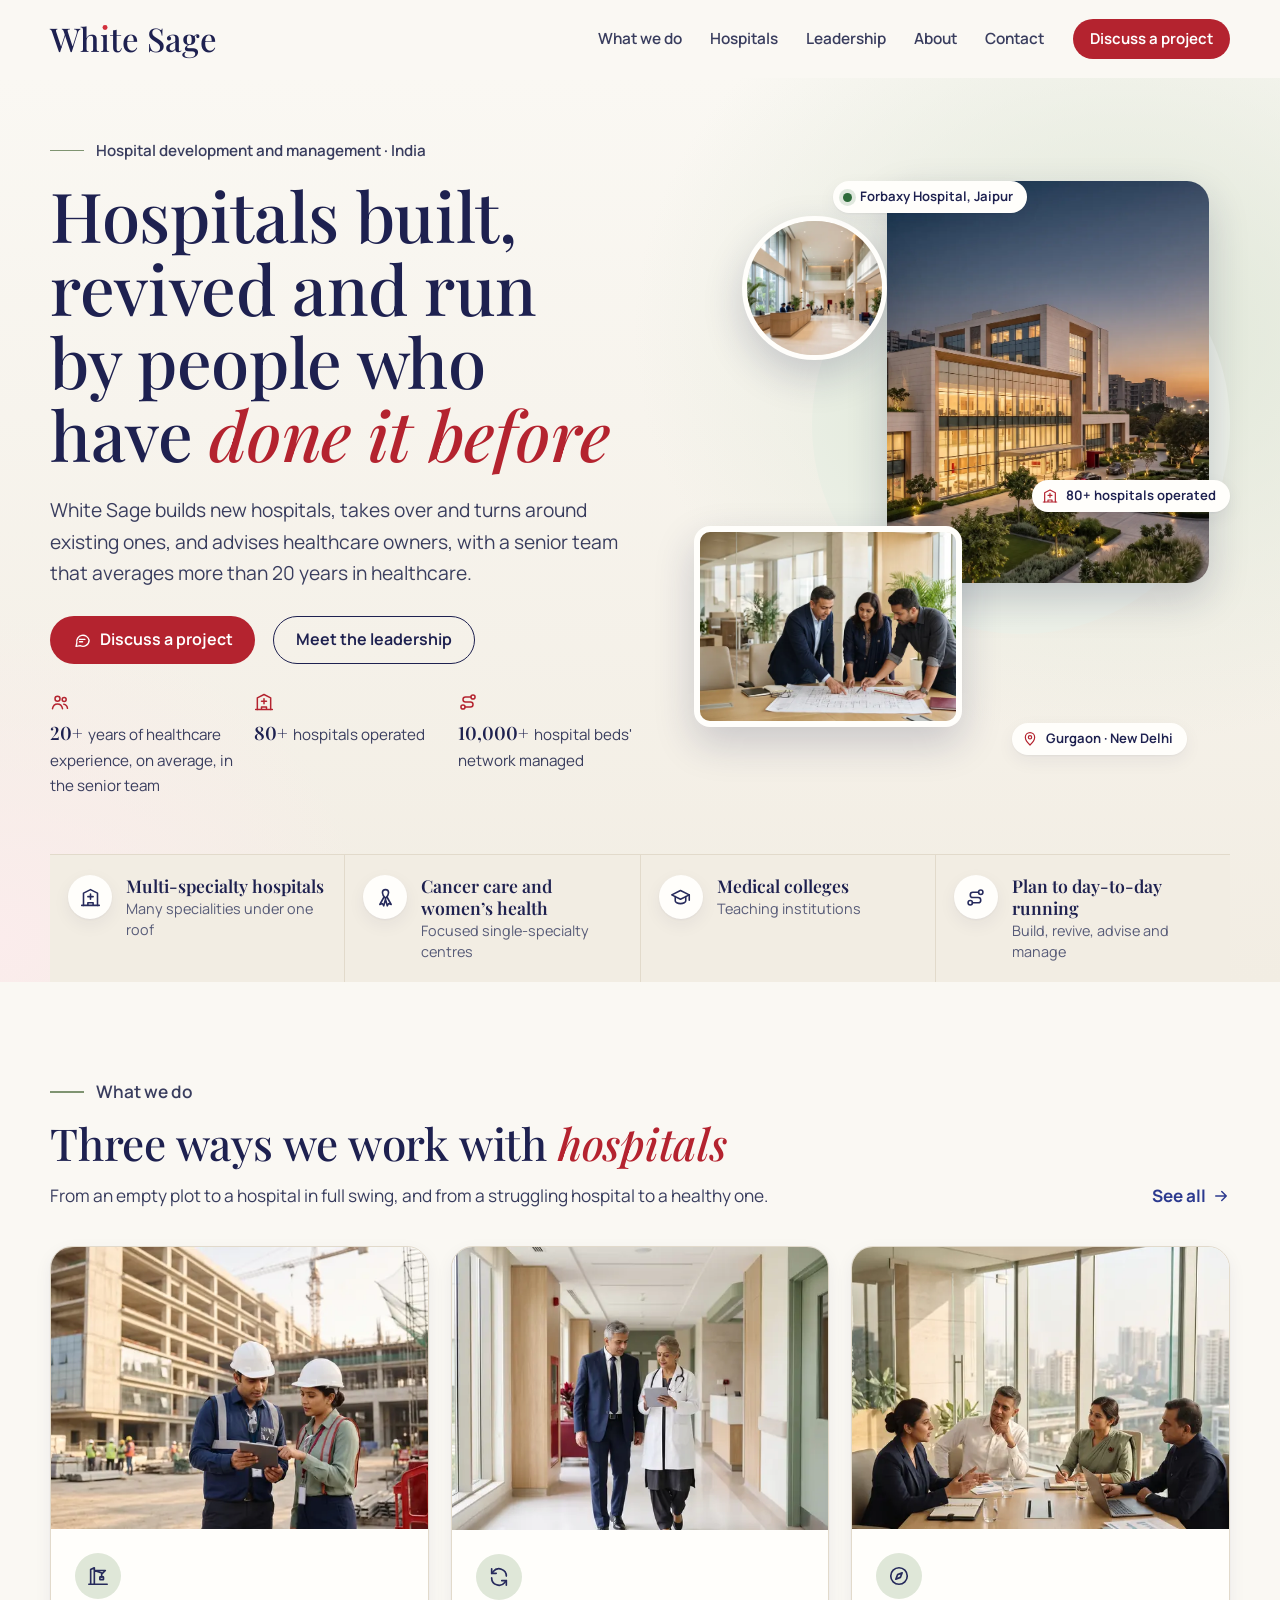
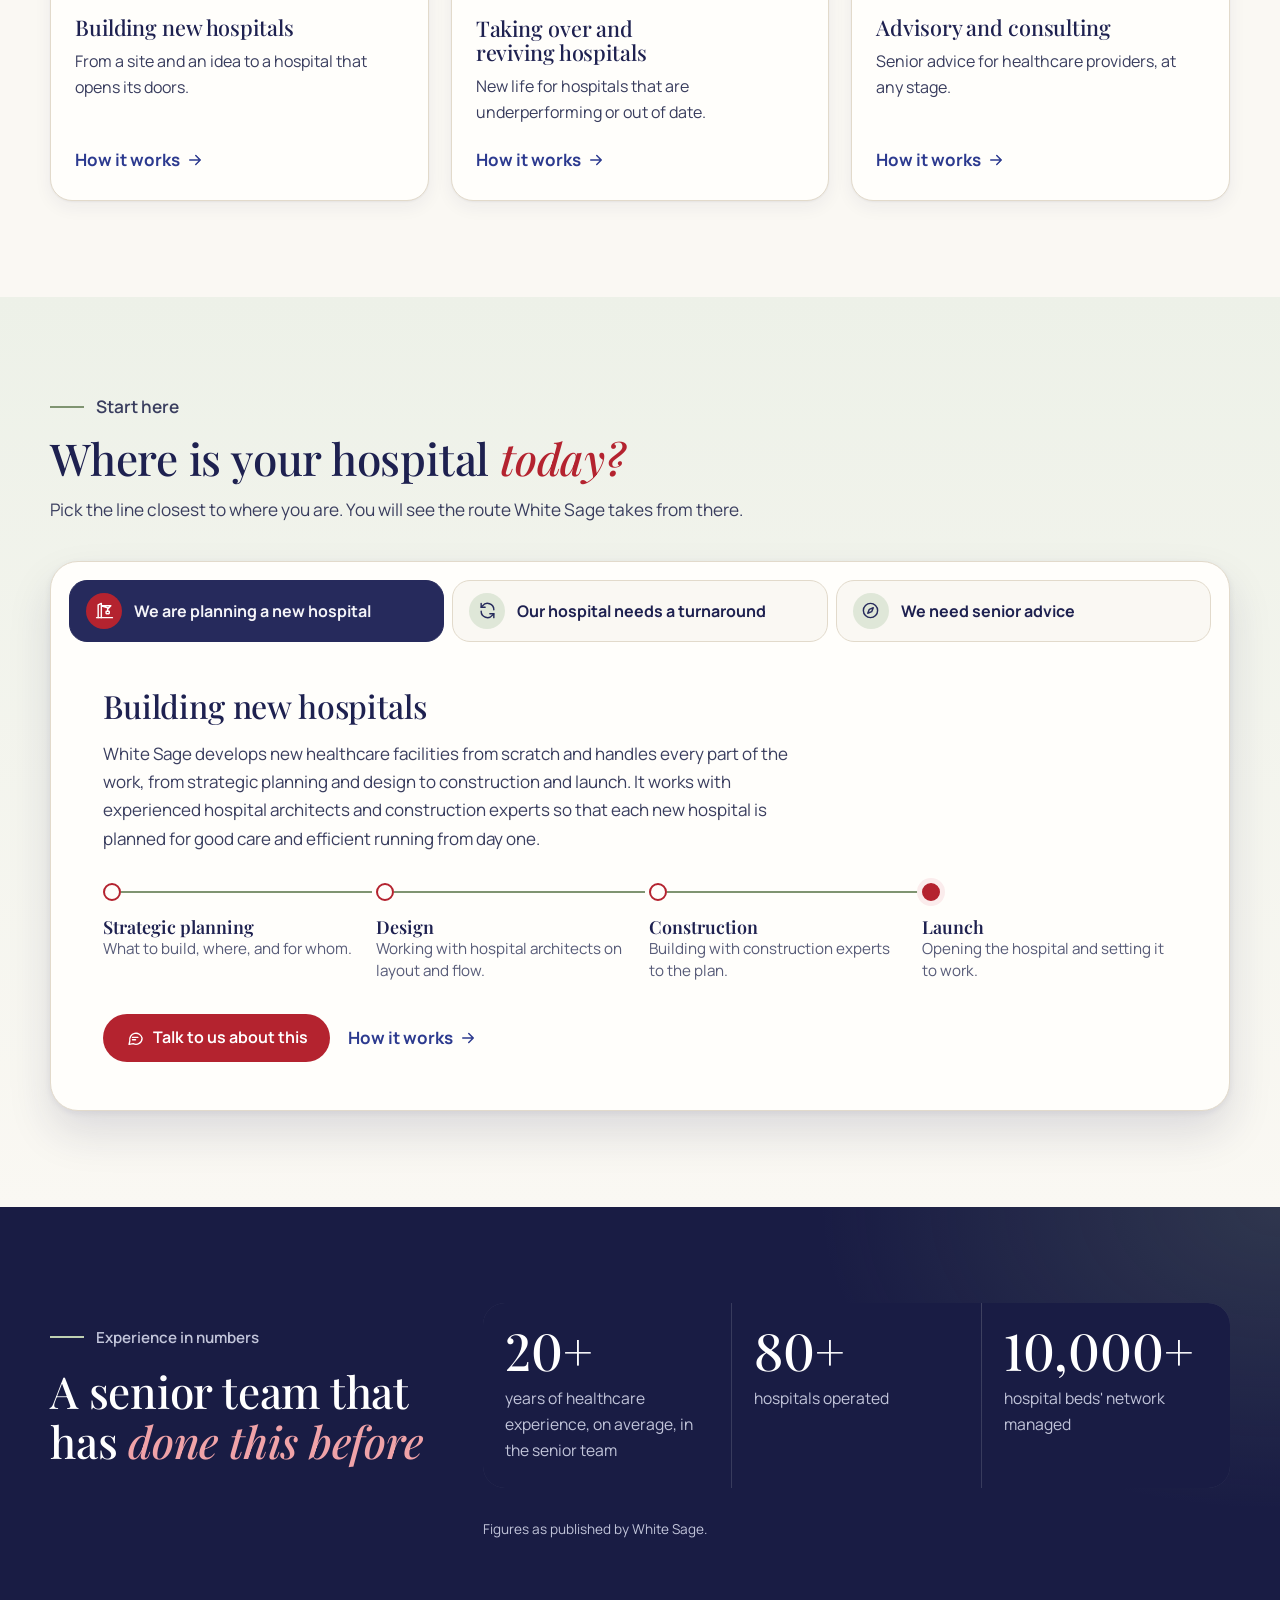
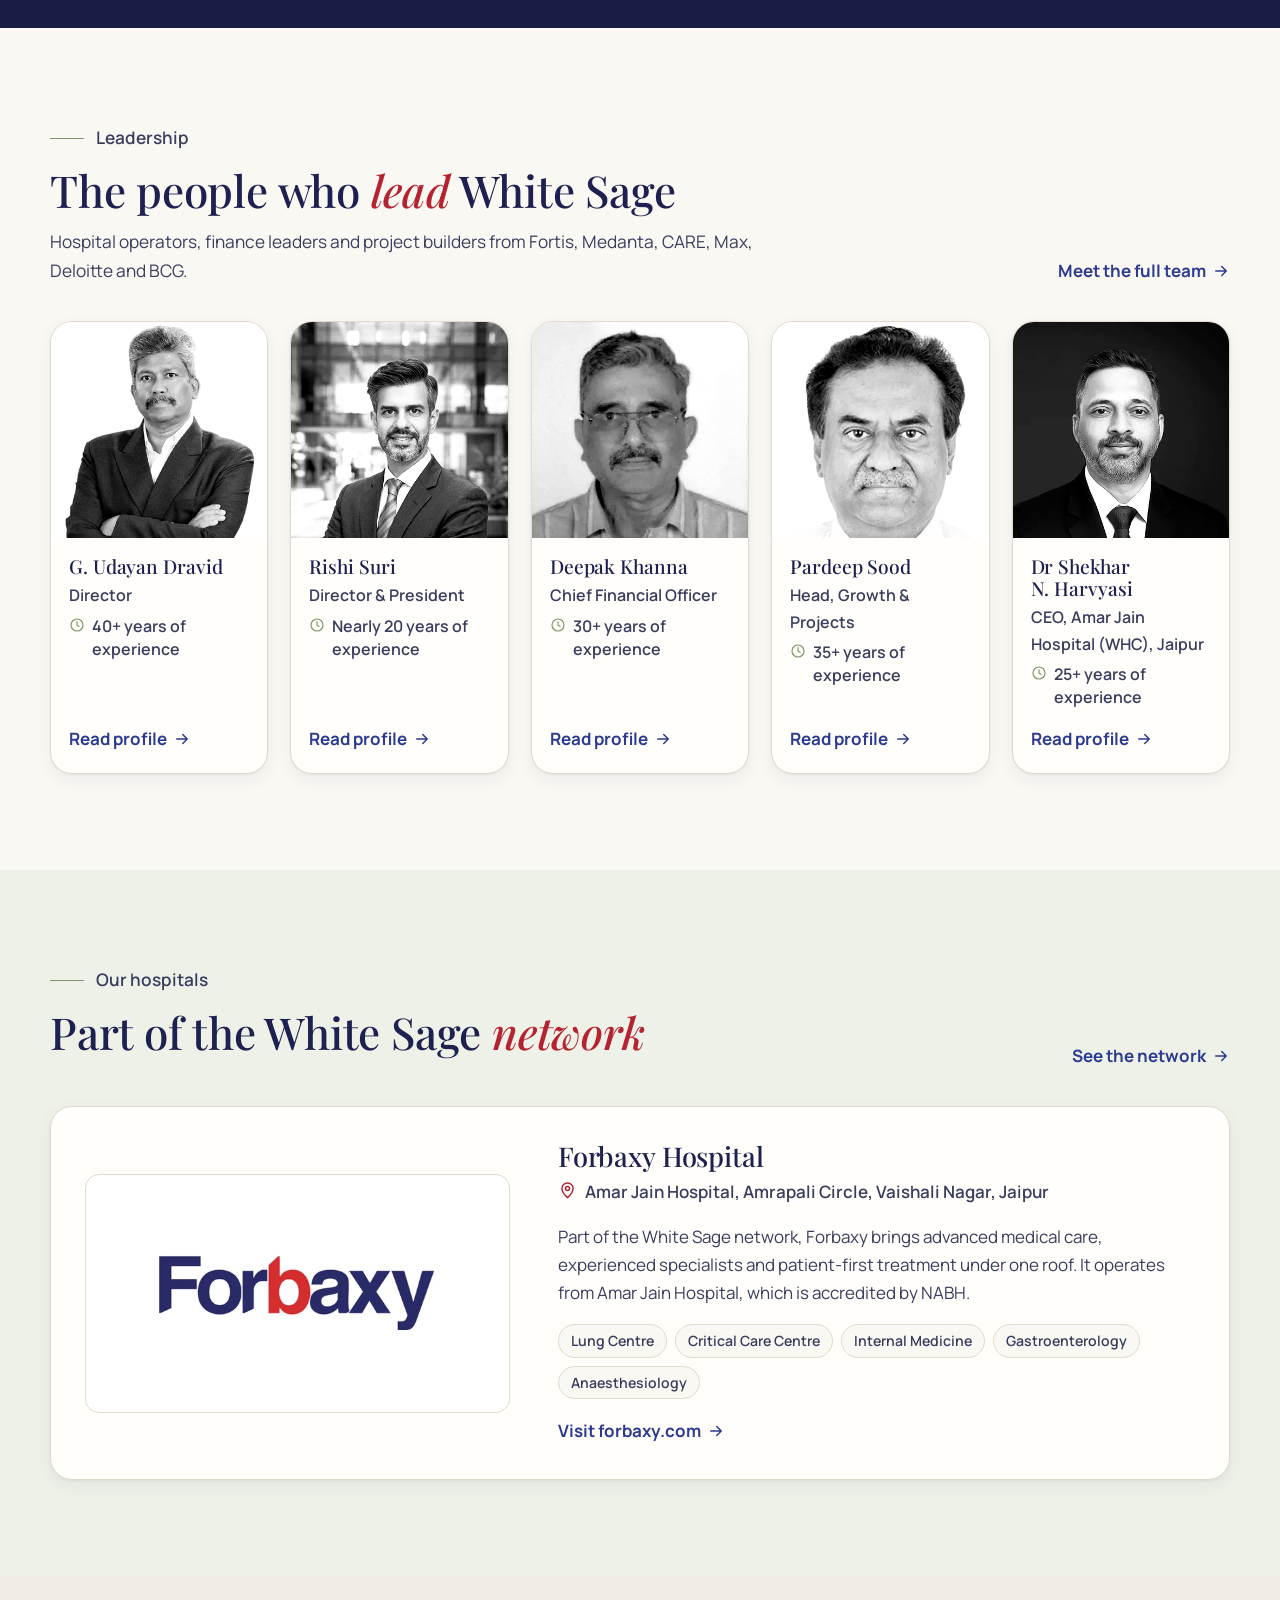
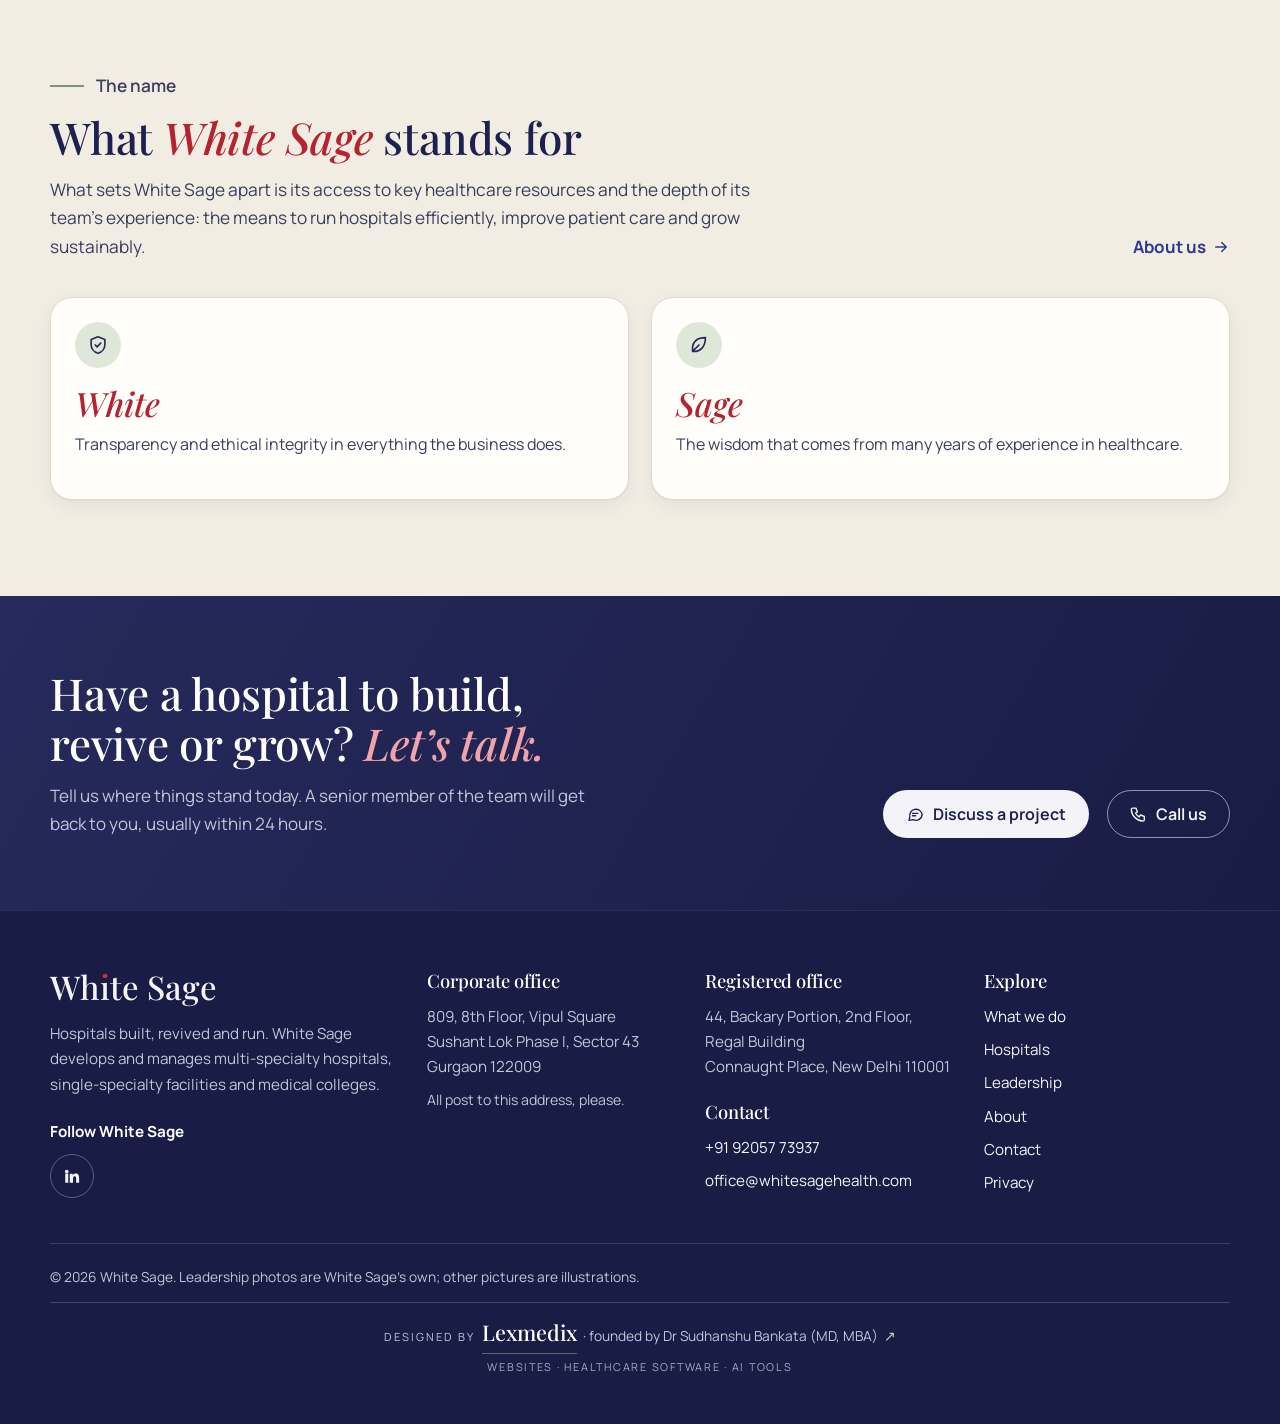
<file: index.html>
<!doctype html>
<html lang="en-IN" data-root="">
<head>
<meta charset="utf-8">
<meta name="viewport" content="width=device-width, initial-scale=1, viewport-fit=cover">
<title>White Sage | Build, revive and run hospitals</title>
<meta name="description" content="White Sage builds new hospitals, takes over and turns around existing ones, and advises healthcare owners in India.">
<meta name="robots" content="noindex, nofollow">
<link rel="canonical" href="https://drbankata.github.io/white-sage/">
<meta name="theme-color" content="#262A5C">
<meta property="og:type" content="website">
<meta property="og:site_name" content="White Sage">
<meta property="og:title" content="White Sage | Build, revive and run hospitals">
<meta property="og:description" content="White Sage builds new hospitals, takes over and turns around existing ones, and advises healthcare owners in India.">
<meta property="og:url" content="https://drbankata.github.io/white-sage/">
<meta property="og:image" content="https://drbankata.github.io/white-sage/assets/img/og-image.jpg">
<meta property="og:image:width" content="1200">
<meta property="og:image:height" content="630">
<meta property="og:locale" content="en_IN">
<meta name="twitter:card" content="summary_large_image">
<link rel="icon" href="assets/img/favicon.svg" type="image/svg+xml">
<link rel="icon" href="assets/img/favicon-32.png" sizes="32x32" type="image/png">
<link rel="apple-touch-icon" href="assets/img/apple-touch-icon.png">
<link rel="preload" href="assets/fonts/playfair.woff2" as="font" type="font/woff2" crossorigin>
<link rel="preload" href="assets/fonts/manrope.woff2" as="font" type="font/woff2" crossorigin>
<link rel="preload" as="image" href="assets/img/pics/hero-main.webp" fetchpriority="high" media="(min-width: 900px)">
<link rel="stylesheet" href="assets/css/site.css?v=cd726cce4c">
<script type="application/ld+json">{"@context": "https://schema.org", "@graph": [{"@type": "Organization", "@id": "https://drbankata.github.io/white-sage/#org", "name": "White Sage", "url": "https://drbankata.github.io/white-sage/", "logo": "https://drbankata.github.io/white-sage/assets/img/logo-512.png", "description": "White Sage develops and manages multi-specialty hospitals, single-specialty facilities focused on cancer care and women's health, and medical colleges.", "email": "office@whitesagehealth.com", "telephone": "+91-9205773937", "sameAs": ["https://www.linkedin.com/company/white-sage-health/"], "address": {"@type": "PostalAddress", "streetAddress": "809, 8th Floor, Vipul Square, Sushant Lok Phase I, Sector 43", "addressLocality": "Gurgaon", "addressRegion": "Haryana", "postalCode": "122009", "addressCountry": "IN"}}, {"@type": "WebSite", "@id": "https://drbankata.github.io/white-sage/#website", "name": "White Sage", "url": "https://drbankata.github.io/white-sage/", "publisher": {"@id": "https://drbankata.github.io/white-sage/#org"}}]}</script>
<script type="application/ld+json">{"@context": "https://schema.org", "@type": "Service", "name": "Building new hospitals", "description": "White Sage develops new healthcare facilities from scratch and handles every part of the work, from strategic planning and design to construction and launch. It works with experienced hospital architects and construction experts so that each new hospital is planned for good care and efficient running from day one.", "provider": {"@id": "https://drbankata.github.io/white-sage/#org"}}</script>
<script type="application/ld+json">{"@context": "https://schema.org", "@type": "Service", "name": "Taking over and reviving hospitals", "description": "White Sage takes over and transforms hospitals that are underperforming or outdated. The work starts with a full assessment, then makes planned improvements to operations, infrastructure and patient care, bringing the hospital up to modern standards.", "provider": {"@id": "https://drbankata.github.io/white-sage/#org"}}</script>
<script type="application/ld+json">{"@context": "https://schema.org", "@type": "Service", "name": "Advisory and consulting", "description": "White Sage advises healthcare providers on strategic planning, operational management and analysis. With a network of specialists it offers joined-up help at every stage, from design to growth.", "provider": {"@id": "https://drbankata.github.io/white-sage/#org"}}</script>
</head>
<body>
<a class="skip" href="#main">Skip to content</a>
<header class="site-header">
  <div class="wrap head-in">
    <a class="brand" href="./"><span class="wm" aria-hidden="true">Wh<span class="wm-i">&#305;</span>te Sage</span><span class="sr-only">White Sage</span></a>
    <nav id="site-nav" aria-label="Main">
      <ul><li class="nav-home"><a href="" aria-current="page">Home</a></li><li><a href="what-we-do/">What we do</a></li><li><a href="hospitals/">Hospitals</a></li><li><a href="leadership/">Leadership</a></li><li><a href="about/">About</a></li><li><a href="contact/">Contact</a></li></ul>
      <div class="nav-extra">
        <a class="btn btn-red" href="contact/#message"><svg viewBox="0 0 24 24" fill="none" stroke="currentColor" stroke-width="1.8" stroke-linecap="round" stroke-linejoin="round" aria-hidden="true"><path d="M21 12a8 8 0 0 1-11.6 7.1L4 20l1-4.6A8 8 0 1 1 21 12Z"/><path d="M8.5 11h7M8.5 14h4"/></svg>Discuss a project</a>
        <a class="btn btn-line" data-show="phone" href="#"><svg viewBox="0 0 24 24" fill="none" stroke="currentColor" stroke-width="1.8" stroke-linecap="round" stroke-linejoin="round" aria-hidden="true"><path d="M5 4h4l2 5-2.5 1.5a11 11 0 0 0 5 5L15 13l5 2v4a2 2 0 0 1-2 2A16 16 0 0 1 3 6a2 2 0 0 1 2-2"/></svg><span data-fill>Call White Sage</span></a>
        <a class="btn btn-line" data-show="email" href="#"><svg viewBox="0 0 24 24" fill="none" stroke="currentColor" stroke-width="1.8" stroke-linecap="round" stroke-linejoin="round" aria-hidden="true"><rect x="3" y="5" width="18" height="14" rx="2"/><path d="m3 7 9 6 9-6"/></svg><span data-fill>Email White Sage</span></a>
      </div>
    </nav>
    <a class="btn btn-red btn-s head-cta" href="contact/#message">Discuss a project</a>
    <button class="menu-btn" type="button" aria-expanded="false" aria-controls="site-nav"><svg viewBox="0 0 24 24" fill="none" stroke="currentColor" stroke-width="1.8" stroke-linecap="round" aria-hidden="true"><path d="M4 7h16M4 12h16M4 17h10"/></svg><span class="sr-only">Open menu</span></button>
  </div>
</header>
<main id="main">
<section class="hero">
  <div class="wrap hero-grid">
    <div class="hero-copy">
      <p class="kicker"><span class="rule"></span>Hospital development and management &middot; India</p>
      <h1>Hospitals built, revived and run by people who have <em>done it before</em></h1>
      <p class="hero-lede">White Sage builds new hospitals, takes over and turns around existing ones, and advises healthcare owners, with a senior team that averages more than 20 years in healthcare.</p>
      <div class="btn-row"><a class="btn btn-red" href="contact/#message"><svg viewBox="0 0 24 24" fill="none" stroke="currentColor" stroke-width="1.8" stroke-linecap="round" stroke-linejoin="round" aria-hidden="true"><path d="M21 12a8 8 0 0 1-11.6 7.1L4 20l1-4.6A8 8 0 1 1 21 12Z"/><path d="M8.5 11h7M8.5 14h4"/></svg>Discuss a project</a><a class="btn btn-line" href="leadership/">Meet the leadership</a></div>
      <ul class="trust"><li><svg viewBox="0 0 24 24" fill="none" stroke="currentColor" stroke-width="1.8" stroke-linecap="round" stroke-linejoin="round" aria-hidden="true"><circle cx="9" cy="8" r="3"/><path d="M3 20c.7-3.4 3-5.5 6-5.5s5.3 2.1 6 5.5"/><circle cx="17" cy="9" r="2.4"/><path d="M16.5 14.6c2.3.3 4 2.1 4.5 5"/></svg><span><b>20+</b> years of healthcare experience, on average, in the senior team</span></li><li><svg viewBox="0 0 24 24" fill="none" stroke="currentColor" stroke-width="1.8" stroke-linecap="round" stroke-linejoin="round" aria-hidden="true"><path d="M4 21V7l8-4 8 4v14"/><path d="M2 21h20M12 8v6M9 11h6M9 21v-3h6v3"/></svg><span><b>80+</b> hospitals operated</span></li><li><svg viewBox="0 0 24 24" fill="none" stroke="currentColor" stroke-width="1.8" stroke-linecap="round" stroke-linejoin="round" aria-hidden="true"><circle cx="6" cy="18" r="2.5"/><circle cx="18" cy="6" r="2.5"/><path d="M8.5 18H15a3 3 0 0 0 0-6H9a3 3 0 0 1 0-6h6.5"/></svg><span><b>10,000+</b> hospital beds' network managed</span></li></ul>
    </div>
    <div class="collage">
      <span class="halo" aria-hidden="true"></span>
      <figure class="c-main frame"><img src="assets/img/pics/hero-main.webp" srcset="assets/img/pics/hero-main-640.webp 640w, assets/img/pics/hero-main.webp 900w" sizes="(min-width: 900px) 30vw, 70vw" width="900" height="1125" alt="A modern multi-storey hospital building at dusk, its glass front lit from inside" fetchpriority="high"></figure>
      <figure class="c-plan"><img src="assets/img/pics/hero-plan.webp" srcset="assets/img/pics/hero-plan-640.webp 640w, assets/img/pics/hero-plan.webp 960w" sizes="(min-width: 900px) 20vw, 45vw" width="960" height="720" alt="Hospital leaders and an architect going over a hospital floor plan at a table" loading="lazy" decoding="async"></figure>
      <figure class="c-lobby"><img src="assets/img/pics/hero-lobby.webp" srcset="assets/img/pics/hero-lobby-640.webp 640w, assets/img/pics/hero-lobby.webp 720w" sizes="(min-width: 900px) 12vw, 28vw" width="720" height="720" alt="The bright, calm reception hall of a modern hospital" loading="lazy" decoding="async"></figure>
      <span class="hchip hchip-a"><svg viewBox="0 0 24 24" fill="none" stroke="currentColor" stroke-width="1.8" stroke-linecap="round" stroke-linejoin="round" aria-hidden="true"><path d="M4 21V7l8-4 8 4v14"/><path d="M2 21h20M12 8v6M9 11h6M9 21v-3h6v3"/></svg>80+ hospitals operated</span>
      <span class="hchip hchip-b"><span class="live-dot" aria-hidden="true"></span>Forbaxy Hospital, Jaipur</span>
      <span class="hchip hchip-c"><svg viewBox="0 0 24 24" fill="none" stroke="currentColor" stroke-width="1.8" stroke-linecap="round" stroke-linejoin="round" aria-hidden="true"><path d="M12 21s-7-6.2-7-11.5A7 7 0 0 1 19 9.5C19 14.8 12 21 12 21Z"/><circle cx="12" cy="9.5" r="2.5"/></svg>Gurgaon &middot; New Delhi</span>
    </div>
  </div>
  <div class="wrap"><div class="benefits"><div><span class="ico"><svg viewBox="0 0 24 24" fill="none" stroke="currentColor" stroke-width="1.8" stroke-linecap="round" stroke-linejoin="round" aria-hidden="true"><path d="M4 21V7l8-4 8 4v14"/><path d="M2 21h20M12 8v6M9 11h6M9 21v-3h6v3"/></svg></span><span><b>Multi-specialty hospitals</b><span>Many specialities under one roof</span></span></div><div><span class="ico"><svg viewBox="0 0 24 24" fill="none" stroke="currentColor" stroke-width="1.8" stroke-linecap="round" stroke-linejoin="round" aria-hidden="true"><path d="M12 3c-2 0-3.5 1.6-3.5 3.6 0 3 3.5 6.4 3.5 6.4s3.5-3.4 3.5-6.4C15.5 4.6 14 3 12 3Z"/><path d="m10 12-4.5 8 3-1 1.5 2.5L12 14M14 12l4.5 8-3-1-1.5 2.5L12 14"/></svg></span><span><b>Cancer care and women&rsquo;s health</b><span>Focused single-specialty centres</span></span></div><div><span class="ico"><svg viewBox="0 0 24 24" fill="none" stroke="currentColor" stroke-width="1.8" stroke-linecap="round" stroke-linejoin="round" aria-hidden="true"><path d="m2 9 10-5 10 5-10 5L2 9Z"/><path d="M6 11v5c0 1.5 2.7 3 6 3s6-1.5 6-3v-5M22 9v6"/></svg></span><span><b>Medical colleges</b><span>Teaching institutions</span></span></div><div><span class="ico"><svg viewBox="0 0 24 24" fill="none" stroke="currentColor" stroke-width="1.8" stroke-linecap="round" stroke-linejoin="round" aria-hidden="true"><circle cx="6" cy="18" r="2.5"/><circle cx="18" cy="6" r="2.5"/><path d="M8.5 18H15a3 3 0 0 0 0-6H9a3 3 0 0 1 0-6h6.5"/></svg></span><span><b>Plan to day-to-day running</b><span>Build, revive, advise and manage</span></span></div></div></div>
</section>

<section class="section" aria-labelledby="focus-h">
  <div class="wrap">
    <div class="sec-head">
      <div><p class="kicker"><span class="rule"></span>What we do</p><h2 id="focus-h">Three ways we work with <em>hospitals</em></h2><p>From an empty plot to a hospital in full swing, and from a struggling hospital to a healthy one.</p></div><a class="link-arrow" href="what-we-do/">See all<svg viewBox="0 0 24 24" fill="none" stroke="currentColor" stroke-width="2" stroke-linecap="round" stroke-linejoin="round" aria-hidden="true"><path d="M5 12h14M13 6l6 6-6 6"/></svg></a>
    </div>
    <div class="cards three"><article class="card"><figure class="card-img"><img src="assets/img/pics/build.webp" srcset="assets/img/pics/build-640.webp 640w, assets/img/pics/build.webp 1200w" sizes="(min-width: 1100px) 33vw, (min-width: 640px) 50vw, 100vw" width="1200" height="800" alt="A project leader and an engineer in hard hats reviewing plans on a hospital construction site" loading="lazy" decoding="async"></figure><div class="card-body"><span class="cico"><svg viewBox="0 0 24 24" fill="none" stroke="currentColor" stroke-width="1.8" stroke-linecap="round" stroke-linejoin="round" aria-hidden="true"><path d="M4 21V5l4-2v18M8 6h12l-3 3M8 6l9 3M16 9v4"/><rect x="14" y="13" width="4" height="3" rx=".5"/><path d="M2 21h20"/></svg></span><h3>Building new hospitals</h3><p>From a site and an idea to a hospital that opens its doors.</p><a class="link-arrow" href="what-we-do/#build">How it works<svg viewBox="0 0 24 24" fill="none" stroke="currentColor" stroke-width="2" stroke-linecap="round" stroke-linejoin="round" aria-hidden="true"><path d="M5 12h14M13 6l6 6-6 6"/></svg></a></div></article><article class="card"><figure class="card-img"><img src="assets/img/pics/revive.webp" srcset="assets/img/pics/revive-640.webp 640w, assets/img/pics/revive.webp 1200w" sizes="(min-width: 1100px) 33vw, (min-width: 640px) 50vw, 100vw" width="1200" height="800" alt="Hospital managers and a senior doctor walking a ward corridor, reviewing figures on a tablet" loading="lazy" decoding="async"></figure><div class="card-body"><span class="cico"><svg viewBox="0 0 24 24" fill="none" stroke="currentColor" stroke-width="1.8" stroke-linecap="round" stroke-linejoin="round" aria-hidden="true"><path d="M20 11a8 8 0 0 0-14.3-4.9L4 8"/><path d="M4 3v5h5"/><path d="M4 13a8 8 0 0 0 14.3 4.9L20 16"/><path d="M20 21v-5h-5"/></svg></span><h3>Taking over and reviving hospitals</h3><p>New life for hospitals that are underperforming or out of date.</p><a class="link-arrow" href="what-we-do/#revive">How it works<svg viewBox="0 0 24 24" fill="none" stroke="currentColor" stroke-width="2" stroke-linecap="round" stroke-linejoin="round" aria-hidden="true"><path d="M5 12h14M13 6l6 6-6 6"/></svg></a></div></article><article class="card"><figure class="card-img"><img src="assets/img/pics/advise.webp" srcset="assets/img/pics/advise-640.webp 640w, assets/img/pics/advise.webp 1200w" sizes="(min-width: 1100px) 33vw, (min-width: 640px) 50vw, 100vw" width="1200" height="800" alt="Healthcare executives around a boardroom table, discussing a hospital plan" loading="lazy" decoding="async"></figure><div class="card-body"><span class="cico"><svg viewBox="0 0 24 24" fill="none" stroke="currentColor" stroke-width="1.8" stroke-linecap="round" stroke-linejoin="round" aria-hidden="true"><circle cx="12" cy="12" r="9"/><path d="m15.5 8.5-2 5-5 2 2-5 5-2Z"/></svg></span><h3>Advisory and consulting</h3><p>Senior advice for healthcare providers, at any stage.</p><a class="link-arrow" href="what-we-do/#advise">How it works<svg viewBox="0 0 24 24" fill="none" stroke="currentColor" stroke-width="2" stroke-linecap="round" stroke-linejoin="round" aria-hidden="true"><path d="M5 12h14M13 6l6 6-6 6"/></svg></a></div></article></div>
  </div>
</section>

<section class="section picker-band" aria-labelledby="picker-h">
  <div class="wrap">
    <div class="sec-head">
      <div><p class="kicker"><span class="rule"></span>Start here</p><h2 id="picker-h">Where is your hospital <em>today?</em></h2><p>Pick the line closest to where you are. You will see the route White Sage takes from there.</p></div>
    </div>
    <div class="picker" data-picker>
      <div class="tabs" role="tablist" aria-label="Where is your hospital today?"><button type="button" role="tab" id="tab-build" aria-controls="pane-build" aria-selected="true"><span class="tab-ico"><svg viewBox="0 0 24 24" fill="none" stroke="currentColor" stroke-width="1.8" stroke-linecap="round" stroke-linejoin="round" aria-hidden="true"><path d="M4 21V5l4-2v18M8 6h12l-3 3M8 6l9 3M16 9v4"/><rect x="14" y="13" width="4" height="3" rx=".5"/><path d="M2 21h20"/></svg></span>We are planning a new hospital</button><button type="button" role="tab" id="tab-revive" aria-controls="pane-revive" aria-selected="false" tabindex="-1"><span class="tab-ico"><svg viewBox="0 0 24 24" fill="none" stroke="currentColor" stroke-width="1.8" stroke-linecap="round" stroke-linejoin="round" aria-hidden="true"><path d="M20 11a8 8 0 0 0-14.3-4.9L4 8"/><path d="M4 3v5h5"/><path d="M4 13a8 8 0 0 0 14.3 4.9L20 16"/><path d="M20 21v-5h-5"/></svg></span>Our hospital needs a turnaround</button><button type="button" role="tab" id="tab-advise" aria-controls="pane-advise" aria-selected="false" tabindex="-1"><span class="tab-ico"><svg viewBox="0 0 24 24" fill="none" stroke="currentColor" stroke-width="1.8" stroke-linecap="round" stroke-linejoin="round" aria-hidden="true"><circle cx="12" cy="12" r="9"/><path d="m15.5 8.5-2 5-5 2 2-5 5-2Z"/></svg></span>We need senior advice</button></div>
      
      <div class="pane" role="tabpanel" id="pane-build" aria-labelledby="tab-build" tabindex="0">
        <div class="pane-copy">
          <h3>Building new hospitals</h3>
          <p>White Sage develops new healthcare facilities from scratch and handles every part of the work, from strategic planning and design to construction and launch. It works with experienced hospital architects and construction experts so that each new hospital is planned for good care and efficient running from day one.</p>
          <ol class="route" aria-label="How White Sage works: building new hospitals"><li><span class="dot" aria-hidden="true"></span><b>Strategic planning</b><span>What to build, where, and for whom.</span></li><li><span class="dot" aria-hidden="true"></span><b>Design</b><span>Working with hospital architects on layout and flow.</span></li><li><span class="dot" aria-hidden="true"></span><b>Construction</b><span>Building with construction experts to the plan.</span></li><li><span class="dot" aria-hidden="true"></span><b>Launch</b><span>Opening the hospital and setting it to work.</span></li></ol>
          <div class="btn-row"><a class="btn btn-red" href="contact/?about=build#message"><svg viewBox="0 0 24 24" fill="none" stroke="currentColor" stroke-width="1.8" stroke-linecap="round" stroke-linejoin="round" aria-hidden="true"><path d="M21 12a8 8 0 0 1-11.6 7.1L4 20l1-4.6A8 8 0 1 1 21 12Z"/><path d="M8.5 11h7M8.5 14h4"/></svg>Talk to us about this</a>
            <a class="link-arrow" href="what-we-do/#build">How it works<svg viewBox="0 0 24 24" fill="none" stroke="currentColor" stroke-width="2" stroke-linecap="round" stroke-linejoin="round" aria-hidden="true"><path d="M5 12h14M13 6l6 6-6 6"/></svg></a></div>
        </div>
      </div>
      <div class="pane" role="tabpanel" id="pane-revive" aria-labelledby="tab-revive" tabindex="0">
        <div class="pane-copy">
          <h3>Taking over and reviving hospitals</h3>
          <p>White Sage takes over and transforms hospitals that are underperforming or outdated. The work starts with a full assessment, then makes planned improvements to operations, infrastructure and patient care, bringing the hospital up to modern standards.</p>
          <ol class="route" aria-label="How White Sage works: taking over and reviving hospitals"><li><span class="dot" aria-hidden="true"></span><b>Assessment</b><span>A complete look at how the hospital runs today.</span></li><li><span class="dot" aria-hidden="true"></span><b>Operations</b><span>Better processes and day-to-day running.</span></li><li><span class="dot" aria-hidden="true"></span><b>Infrastructure</b><span>Upgrading buildings, equipment and systems.</span></li><li><span class="dot" aria-hidden="true"></span><b>Patient care</b><span>Raising the standard of care and the patient experience.</span></li></ol>
          <div class="btn-row"><a class="btn btn-red" href="contact/?about=revive#message"><svg viewBox="0 0 24 24" fill="none" stroke="currentColor" stroke-width="1.8" stroke-linecap="round" stroke-linejoin="round" aria-hidden="true"><path d="M21 12a8 8 0 0 1-11.6 7.1L4 20l1-4.6A8 8 0 1 1 21 12Z"/><path d="M8.5 11h7M8.5 14h4"/></svg>Talk to us about this</a>
            <a class="link-arrow" href="what-we-do/#revive">How it works<svg viewBox="0 0 24 24" fill="none" stroke="currentColor" stroke-width="2" stroke-linecap="round" stroke-linejoin="round" aria-hidden="true"><path d="M5 12h14M13 6l6 6-6 6"/></svg></a></div>
        </div>
      </div>
      <div class="pane" role="tabpanel" id="pane-advise" aria-labelledby="tab-advise" tabindex="0">
        <div class="pane-copy">
          <h3>Advisory and consulting</h3>
          <p>White Sage advises healthcare providers on strategic planning, operational management and analysis. With a network of specialists it offers joined-up help at every stage, from design to growth.</p>
          <ol class="route" aria-label="How White Sage works: advisory and consulting"><li><span class="dot" aria-hidden="true"></span><b>Strategic planning</b><span>Direction, markets and the business case.</span></li><li><span class="dot" aria-hidden="true"></span><b>Operational management</b><span>How the hospital is organised and run.</span></li><li><span class="dot" aria-hidden="true"></span><b>Analytical insights</b><span>Decisions backed by the numbers.</span></li><li><span class="dot" aria-hidden="true"></span><b>Growth</b><span>Expanding services and reach, step by step.</span></li></ol>
          <div class="btn-row"><a class="btn btn-red" href="contact/?about=advise#message"><svg viewBox="0 0 24 24" fill="none" stroke="currentColor" stroke-width="1.8" stroke-linecap="round" stroke-linejoin="round" aria-hidden="true"><path d="M21 12a8 8 0 0 1-11.6 7.1L4 20l1-4.6A8 8 0 1 1 21 12Z"/><path d="M8.5 11h7M8.5 14h4"/></svg>Talk to us about this</a>
            <a class="link-arrow" href="what-we-do/#advise">How it works<svg viewBox="0 0 24 24" fill="none" stroke="currentColor" stroke-width="2" stroke-linecap="round" stroke-linejoin="round" aria-hidden="true"><path d="M5 12h14M13 6l6 6-6 6"/></svg></a></div>
        </div>
      </div>
    </div>
  </div>
</section>

<section class="stats-band" aria-labelledby="stats-h">
  <div class="wrap">
    <div class="stats-copy"><p class="kicker kicker-light"><span class="rule"></span>Experience in numbers</p>
      <h2 id="stats-h">A senior team that has <em>done this before</em></h2></div>
    <div class="stats"><div><b>20+</b><span>years of healthcare experience, on average, in the senior team</span></div><div><b>80+</b><span>hospitals operated</span></div><div><b>10,000+</b><span>hospital beds' network managed</span></div></div>
    <p class="stats-note">Figures as published by White Sage.</p>
  </div>
</section>
<section class="section" aria-labelledby="lead-h">
  <div class="wrap">
    <div class="sec-head">
      <div><p class="kicker"><span class="rule"></span>Leadership</p><h2 id="lead-h">The people who <em>lead</em> White Sage</h2><p>Hospital operators, finance leaders and project builders from Fortis, Medanta, CARE, Max, Deloitte and BCG.</p></div><a class="link-arrow" href="leadership/">Meet the full team<svg viewBox="0 0 24 24" fill="none" stroke="currentColor" stroke-width="2" stroke-linecap="round" stroke-linejoin="round" aria-hidden="true"><path d="M5 12h14M13 6l6 6-6 6"/></svg></a>
    </div>
    <div class="cards five"><article class="card person"><figure class="card-img portrait"><img src="assets/img/team/udayan-dravid.webp" width="400" height="400" alt="G. Udayan Dravid" loading="lazy" decoding="async"></figure><div class="card-body"><h3>G. Udayan Dravid</h3><p class="role">Director</p><p class="yrs"><svg viewBox="0 0 24 24" fill="none" stroke="currentColor" stroke-width="1.8" stroke-linecap="round" stroke-linejoin="round" aria-hidden="true"><circle cx="12" cy="12" r="9"/><path d="M12 7v5l3 2"/></svg>40+ years of experience</p><a class="link-arrow" href="leadership/#udayan-dravid">Read profile<svg viewBox="0 0 24 24" fill="none" stroke="currentColor" stroke-width="2" stroke-linecap="round" stroke-linejoin="round" aria-hidden="true"><path d="M5 12h14M13 6l6 6-6 6"/></svg><span class="sr-only"> of G. Udayan Dravid</span></a></div></article><article class="card person"><figure class="card-img portrait"><img src="assets/img/team/rishi-suri.webp" width="400" height="400" alt="Rishi Suri" loading="lazy" decoding="async"></figure><div class="card-body"><h3>Rishi Suri</h3><p class="role">Director &amp; President</p><p class="yrs"><svg viewBox="0 0 24 24" fill="none" stroke="currentColor" stroke-width="1.8" stroke-linecap="round" stroke-linejoin="round" aria-hidden="true"><circle cx="12" cy="12" r="9"/><path d="M12 7v5l3 2"/></svg>Nearly 20 years of experience</p><a class="link-arrow" href="leadership/#rishi-suri">Read profile<svg viewBox="0 0 24 24" fill="none" stroke="currentColor" stroke-width="2" stroke-linecap="round" stroke-linejoin="round" aria-hidden="true"><path d="M5 12h14M13 6l6 6-6 6"/></svg><span class="sr-only"> of Rishi Suri</span></a></div></article><article class="card person"><figure class="card-img portrait"><img src="assets/img/team/deepak-khanna.webp" width="400" height="400" alt="Deepak Khanna" loading="lazy" decoding="async"></figure><div class="card-body"><h3>Deepak Khanna</h3><p class="role">Chief Financial Officer</p><p class="yrs"><svg viewBox="0 0 24 24" fill="none" stroke="currentColor" stroke-width="1.8" stroke-linecap="round" stroke-linejoin="round" aria-hidden="true"><circle cx="12" cy="12" r="9"/><path d="M12 7v5l3 2"/></svg>30+ years of experience</p><a class="link-arrow" href="leadership/#deepak-khanna">Read profile<svg viewBox="0 0 24 24" fill="none" stroke="currentColor" stroke-width="2" stroke-linecap="round" stroke-linejoin="round" aria-hidden="true"><path d="M5 12h14M13 6l6 6-6 6"/></svg><span class="sr-only"> of Deepak Khanna</span></a></div></article><article class="card person"><figure class="card-img portrait"><img src="assets/img/team/pardeep-sood.webp" width="400" height="400" alt="Pardeep Sood" loading="lazy" decoding="async"></figure><div class="card-body"><h3>Pardeep Sood</h3><p class="role">Head, Growth &amp; Projects</p><p class="yrs"><svg viewBox="0 0 24 24" fill="none" stroke="currentColor" stroke-width="1.8" stroke-linecap="round" stroke-linejoin="round" aria-hidden="true"><circle cx="12" cy="12" r="9"/><path d="M12 7v5l3 2"/></svg>35+ years of experience</p><a class="link-arrow" href="leadership/#pardeep-sood">Read profile<svg viewBox="0 0 24 24" fill="none" stroke="currentColor" stroke-width="2" stroke-linecap="round" stroke-linejoin="round" aria-hidden="true"><path d="M5 12h14M13 6l6 6-6 6"/></svg><span class="sr-only"> of Pardeep Sood</span></a></div></article><article class="card person"><figure class="card-img portrait"><img src="assets/img/team/shekhar-harvyasi.webp" width="400" height="400" alt="Dr Shekhar N. Harvyasi" loading="lazy" decoding="async"></figure><div class="card-body"><h3>Dr Shekhar N. Harvyasi</h3><p class="role">CEO, Amar Jain Hospital (WHC), Jaipur</p><p class="yrs"><svg viewBox="0 0 24 24" fill="none" stroke="currentColor" stroke-width="1.8" stroke-linecap="round" stroke-linejoin="round" aria-hidden="true"><circle cx="12" cy="12" r="9"/><path d="M12 7v5l3 2"/></svg>25+ years of experience</p><a class="link-arrow" href="leadership/#shekhar-harvyasi">Read profile<svg viewBox="0 0 24 24" fill="none" stroke="currentColor" stroke-width="2" stroke-linecap="round" stroke-linejoin="round" aria-hidden="true"><path d="M5 12h14M13 6l6 6-6 6"/></svg><span class="sr-only"> of Dr Shekhar N. Harvyasi</span></a></div></article></div>
  </div>
</section>

<section class="section tint" aria-labelledby="net-h">
  <div class="wrap">
    <div class="sec-head">
      <div><p class="kicker"><span class="rule"></span>Our hospitals</p><h2 id="net-h">Part of the White Sage <em>network</em></h2></div><a class="link-arrow" href="hospitals/">See the network<svg viewBox="0 0 24 24" fill="none" stroke="currentColor" stroke-width="2" stroke-linecap="round" stroke-linejoin="round" aria-hidden="true"><path d="M5 12h14M13 6l6 6-6 6"/></svg></a>
    </div>
    <div class="feature">
      <a class="feature-logo" href="https://forbaxy.com/" target="_blank" rel="noopener"><img src="assets/img/forbaxy-logo.webp" width="560" height="160" alt="Forbaxy Hospital" loading="lazy" decoding="async"><span class="sr-only"> (opens in a new tab)</span></a>
      <div class="feature-copy">
        <h3>Forbaxy Hospital</h3>
        <p class="where"><svg viewBox="0 0 24 24" fill="none" stroke="currentColor" stroke-width="1.8" stroke-linecap="round" stroke-linejoin="round" aria-hidden="true"><path d="M12 21s-7-6.2-7-11.5A7 7 0 0 1 19 9.5C19 14.8 12 21 12 21Z"/><circle cx="12" cy="9.5" r="2.5"/></svg>Amar Jain Hospital, Amrapali Circle, Vaishali Nagar, Jaipur</p>
        <p>Part of the White Sage network, Forbaxy brings advanced medical care, experienced specialists and patient-first treatment under one roof. It operates from Amar Jain Hospital, which is accredited by NABH.</p>
        <ul class="tags"><li>Lung Centre</li><li>Critical Care Centre</li><li>Internal Medicine</li><li>Gastroenterology</li><li>Anaesthesiology</li></ul>
        <a class="link-arrow" href="https://forbaxy.com/" target="_blank" rel="noopener">Visit forbaxy.com<svg viewBox="0 0 24 24" fill="none" stroke="currentColor" stroke-width="2" stroke-linecap="round" stroke-linejoin="round" aria-hidden="true"><path d="M5 12h14M13 6l6 6-6 6"/></svg><span class="sr-only"> (opens in a new tab)</span></a>
      </div>
    </div>
  </div>
</section>

<section class="section parchment" aria-labelledby="name-h">
  <div class="wrap">
    <div class="sec-head">
      <div><p class="kicker"><span class="rule"></span>The name</p><h2 id="name-h">What <em>White Sage</em> stands for</h2><p>What sets White Sage apart is its access to key healthcare resources and the depth of its team's experience: the means to run hospitals efficiently, improve patient care and grow sustainably.</p></div><a class="link-arrow" href="about/">About us<svg viewBox="0 0 24 24" fill="none" stroke="currentColor" stroke-width="2" stroke-linecap="round" stroke-linejoin="round" aria-hidden="true"><path d="M5 12h14M13 6l6 6-6 6"/></svg></a>
    </div>
    <div class="cards two"><article class="card"><div class="card-body"><span class="cico"><svg viewBox="0 0 24 24" fill="none" stroke="currentColor" stroke-width="1.8" stroke-linecap="round" stroke-linejoin="round" aria-hidden="true"><path d="M12 3 4.5 6v5.5c0 4.6 3.2 8.4 7.5 9.5 4.3-1.1 7.5-4.9 7.5-9.5V6L12 3Z"/><path d="m9 12 2 2 4-4"/></svg></span><h3><span class="word">White</span></h3><p>Transparency and ethical integrity in everything the business does.</p></div></article><article class="card"><div class="card-body"><span class="cico"><svg viewBox="0 0 24 24" fill="none" stroke="currentColor" stroke-width="1.8" stroke-linecap="round" stroke-linejoin="round" aria-hidden="true"><path d="M5 19c8 1 14-5 14-15C9 4 4 9 5 19Zm0 0 7-7"/></svg></span><h3><span class="word">Sage</span></h3><p>The wisdom that comes from many years of experience in healthcare.</p></div></article></div>
  </div>
</section>
<section class="close-band">
  <div class="wrap">
    <div><h2>Have a hospital to build, revive or grow? <em>Let&rsquo;s talk.</em></h2><p>Tell us where things stand today. A senior member of the team will get back to you, usually within 24 hours.</p></div>
    <div class="btn-row"><a class="btn btn-light" href="contact/#message"><svg viewBox="0 0 24 24" fill="none" stroke="currentColor" stroke-width="1.8" stroke-linecap="round" stroke-linejoin="round" aria-hidden="true"><path d="M21 12a8 8 0 0 1-11.6 7.1L4 20l1-4.6A8 8 0 1 1 21 12Z"/><path d="M8.5 11h7M8.5 14h4"/></svg>Discuss a project</a><a class="btn btn-ghost-light" data-show="phone" href="#"><svg viewBox="0 0 24 24" fill="none" stroke="currentColor" stroke-width="1.8" stroke-linecap="round" stroke-linejoin="round" aria-hidden="true"><path d="M5 4h4l2 5-2.5 1.5a11 11 0 0 0 5 5L15 13l5 2v4a2 2 0 0 1-2 2A16 16 0 0 1 3 6a2 2 0 0 1 2-2"/></svg>Call us</a></div>
  </div>
</section>
</main>
<footer class="site-footer">
  <div class="wrap">
    <div class="foot-grid">
      <div class="foot-brand">
        <a class="brand brand-foot" href="./"><span class="wm" aria-hidden="true">Wh<span class="wm-i">&#305;</span>te Sage</span><span class="sr-only">White Sage</span></a>
        <p>Hospitals built, revived and run. White Sage develops and manages multi-specialty hospitals, single-specialty facilities and medical colleges.</p>
        <p class="foot-follow">Follow White Sage</p>
        <ul class="socials" aria-label="Follow White Sage">
          <li><a data-show="linkedin" href="https://www.linkedin.com/company/white-sage-health/" target="_blank" rel="noopener" title="LinkedIn"><svg viewBox="0 0 24 24" fill="currentColor" aria-hidden="true"><path d="M4.98 3.5a2.5 2.5 0 1 1 0 5 2.5 2.5 0 0 1 0-5ZM3 9h4v12H3zM9 9h3.8v1.7h.1a4.2 4.2 0 0 1 3.8-2c4 0 4.8 2.6 4.8 6V21h-4v-5.6c0-1.3 0-3-1.9-3s-2.2 1.5-2.2 2.9V21H9z"/></svg><span class="sr-only">LinkedIn (opens in a new tab)</span></a></li>
        </ul>
      </div>
      <div><h2 class="fh">Corporate office</h2>
        <address>809, 8th Floor, Vipul Square<br>Sushant Lok Phase I, Sector 43<br>Gurgaon 122009</address>
        <p class="foot-note">All post to this address, please.</p>
      </div>
      <div><h2 class="fh">Registered office</h2>
        <address>44, Backary Portion, 2nd Floor, Regal Building<br>Connaught Place, New Delhi 110001</address>
        <h2 class="fh fh-gap">Contact</h2>
        <ul>
          <li><a data-show="phone" href="#"><span data-fill>Phone</span></a></li>
          <li><a data-show="email" href="#"><span data-fill>Email</span></a></li>
        </ul>
      </div>
      <div><h2 class="fh">Explore</h2><ul><li><a href="what-we-do/">What we do</a></li><li><a href="hospitals/">Hospitals</a></li><li><a href="leadership/">Leadership</a></li><li><a href="about/">About</a></li><li><a href="contact/">Contact</a></li><li><a href="privacy/">Privacy</a></li></ul></div>
    </div>
    <div class="foot-legal">
      <p>&copy; <span data-year>2026</span> White Sage. Leadership photos are White Sage&rsquo;s own; other pictures are illustrations.</p>
    </div>
    <div class="made-by"><a class="mb" href="https://lexmedix.in/services/" target="_blank" rel="noopener"><span class="mb-main"><span class="mb-pre">Designed by</span> <span class="mb-name">Lexmedix</span> <span class="mb-cred"><span class="mb-dot" aria-hidden="true">&middot; </span><span class="mb-sr">, </span>founded by Dr Sudhanshu Bankata (MD, MBA)</span><span class="mb-arrow" aria-hidden="true">&#8599;</span></span><span class="mb-sr">, </span><span class="mb-sub">Websites &middot; Healthcare software &middot; AI tools</span><span class="mb-sr"> (opens in a new tab)</span></a></div>
  </div>
</footer>
<nav class="mbar" aria-label="Quick actions">
  <a data-show="phone" href="#"><svg viewBox="0 0 24 24" fill="none" stroke="currentColor" stroke-width="1.8" stroke-linecap="round" stroke-linejoin="round" aria-hidden="true"><path d="M5 4h4l2 5-2.5 1.5a11 11 0 0 0 5 5L15 13l5 2v4a2 2 0 0 1-2 2A16 16 0 0 1 3 6a2 2 0 0 1 2-2"/></svg>Call</a>
  <a data-show="email" href="#"><svg viewBox="0 0 24 24" fill="none" stroke="currentColor" stroke-width="1.8" stroke-linecap="round" stroke-linejoin="round" aria-hidden="true"><rect x="3" y="5" width="18" height="14" rx="2"/><path d="m3 7 9 6 9-6"/></svg>Email</a>
  <a class="book" href="contact/#message"><svg viewBox="0 0 24 24" fill="none" stroke="currentColor" stroke-width="1.8" stroke-linecap="round" stroke-linejoin="round" aria-hidden="true"><path d="M21 12a8 8 0 0 1-11.6 7.1L4 20l1-4.6A8 8 0 1 1 21 12Z"/><path d="M8.5 11h7M8.5 14h4"/></svg>Discuss</a>
</nav>
<button class="to-top" type="button" aria-label="Back to top"><svg viewBox="0 0 24 24" fill="none" stroke="currentColor" stroke-width="2" stroke-linecap="round" stroke-linejoin="round" aria-hidden="true"><path d="M12 19V5M5 12l7-7 7 7"/></svg></button>
<dialog id="send-dlg" aria-labelledby="send-title">
  <div class="dlg-in">
    <button class="dlg-x" type="button" data-close aria-label="Close"><svg viewBox="0 0 24 24" fill="none" stroke="currentColor" stroke-width="2" stroke-linecap="round" aria-hidden="true"><path d="M6 6l12 12M18 6 6 18"/></svg></button>
    <h2 id="send-title">Almost done</h2>
    <p data-unsent>Your message is ready. Send it by email, or copy it into WhatsApp or a letter. White Sage usually replies within 24 hours.</p>
    <p data-sent hidden class="ok-line">Sent. White Sage will get back to you, usually within 24 hours.</p>
    <pre class="msg-preview" tabindex="0" aria-label="Your message"></pre>
    <div class="send-opts">
      <a class="btn btn-red" data-send="email" href="#"><svg viewBox="0 0 24 24" fill="none" stroke="currentColor" stroke-width="1.8" stroke-linecap="round" stroke-linejoin="round" aria-hidden="true"><rect x="3" y="5" width="18" height="14" rx="2"/><path d="m3 7 9 6 9-6"/></svg>Send by email</a>
      <a class="btn btn-line" data-send="whatsapp" href="#"><svg viewBox="0 0 24 24" fill="none" stroke="currentColor" stroke-width="1.8" stroke-linecap="round" stroke-linejoin="round" aria-hidden="true"><path d="M21 12a8 8 0 0 1-11.6 7.1L4 20l1-4.6A8 8 0 1 1 21 12Z"/><path d="M8.5 11h7M8.5 14h4"/></svg>Send on WhatsApp</a>
      <a class="btn btn-line" data-send="form" href="#" hidden>Open the enquiry form</a>
      <button class="btn btn-line" type="button" data-copy><svg viewBox="0 0 24 24" fill="none" stroke="currentColor" stroke-width="1.8" stroke-linecap="round" stroke-linejoin="round" aria-hidden="true"><rect x="8" y="8" width="12" height="12" rx="2"/><path d="M16 8V6a2 2 0 0 0-2-2H6a2 2 0 0 0-2 2v8a2 2 0 0 0 2 2h2"/></svg>Copy the message</button>
    </div>
    <p class="small muted dlg-foot">Nothing is stored on this website. Your message goes only where you send it.</p>
  </div>
</dialog>
<script src="assets/js/site.js?v=cd726cce4c" defer></script>
</body>
</html>
</file>
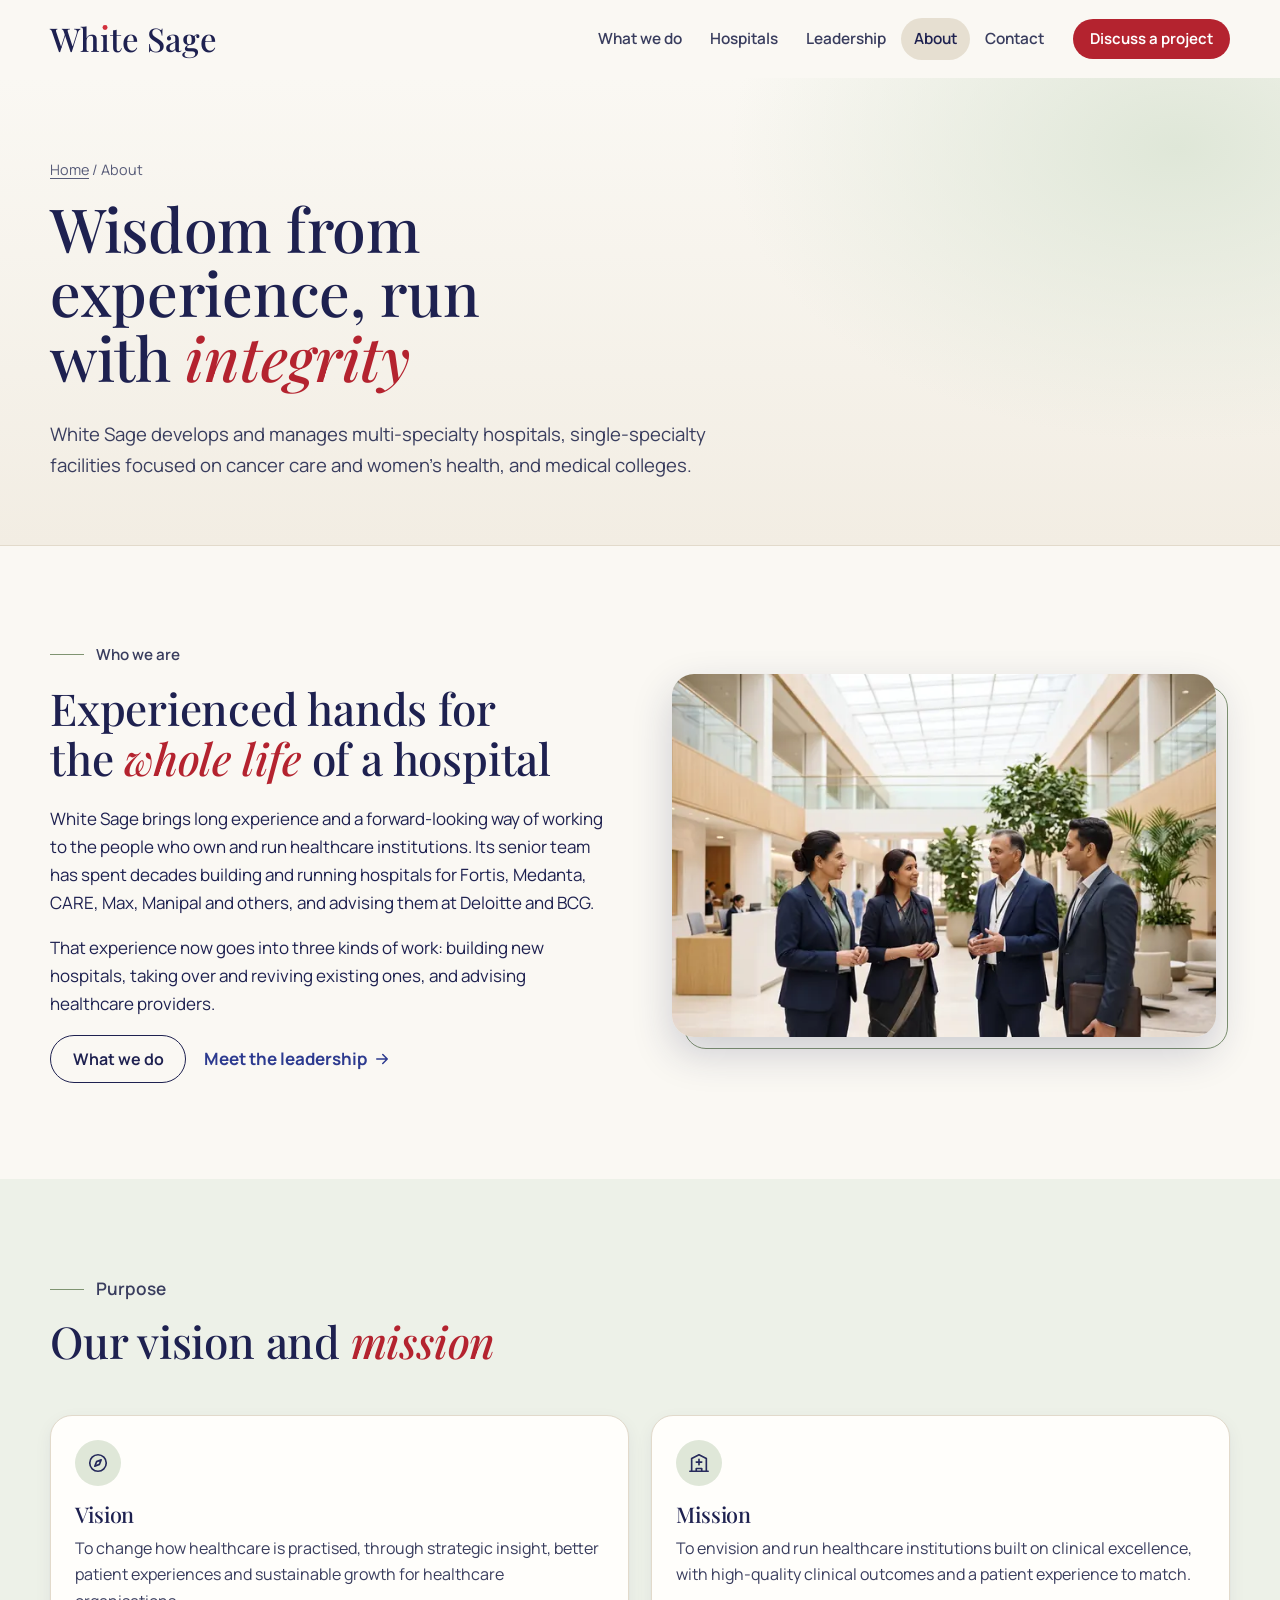
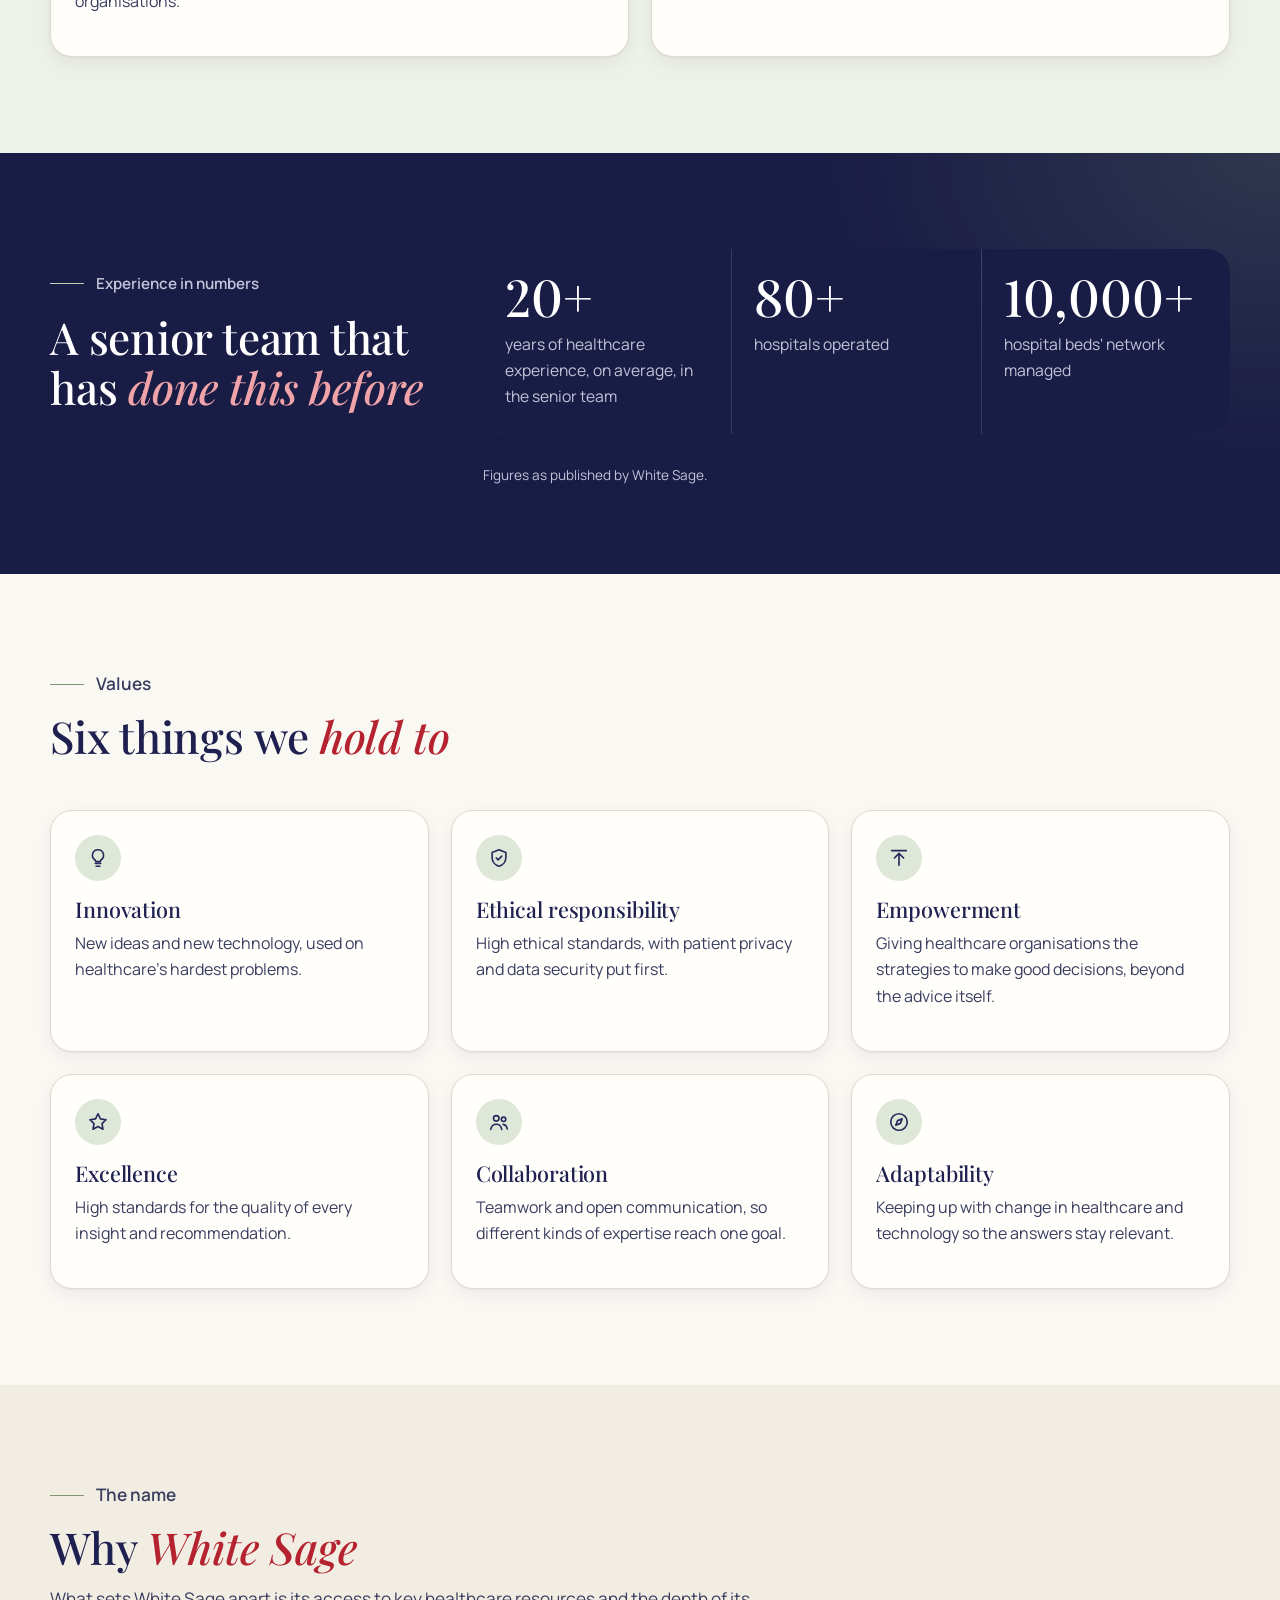
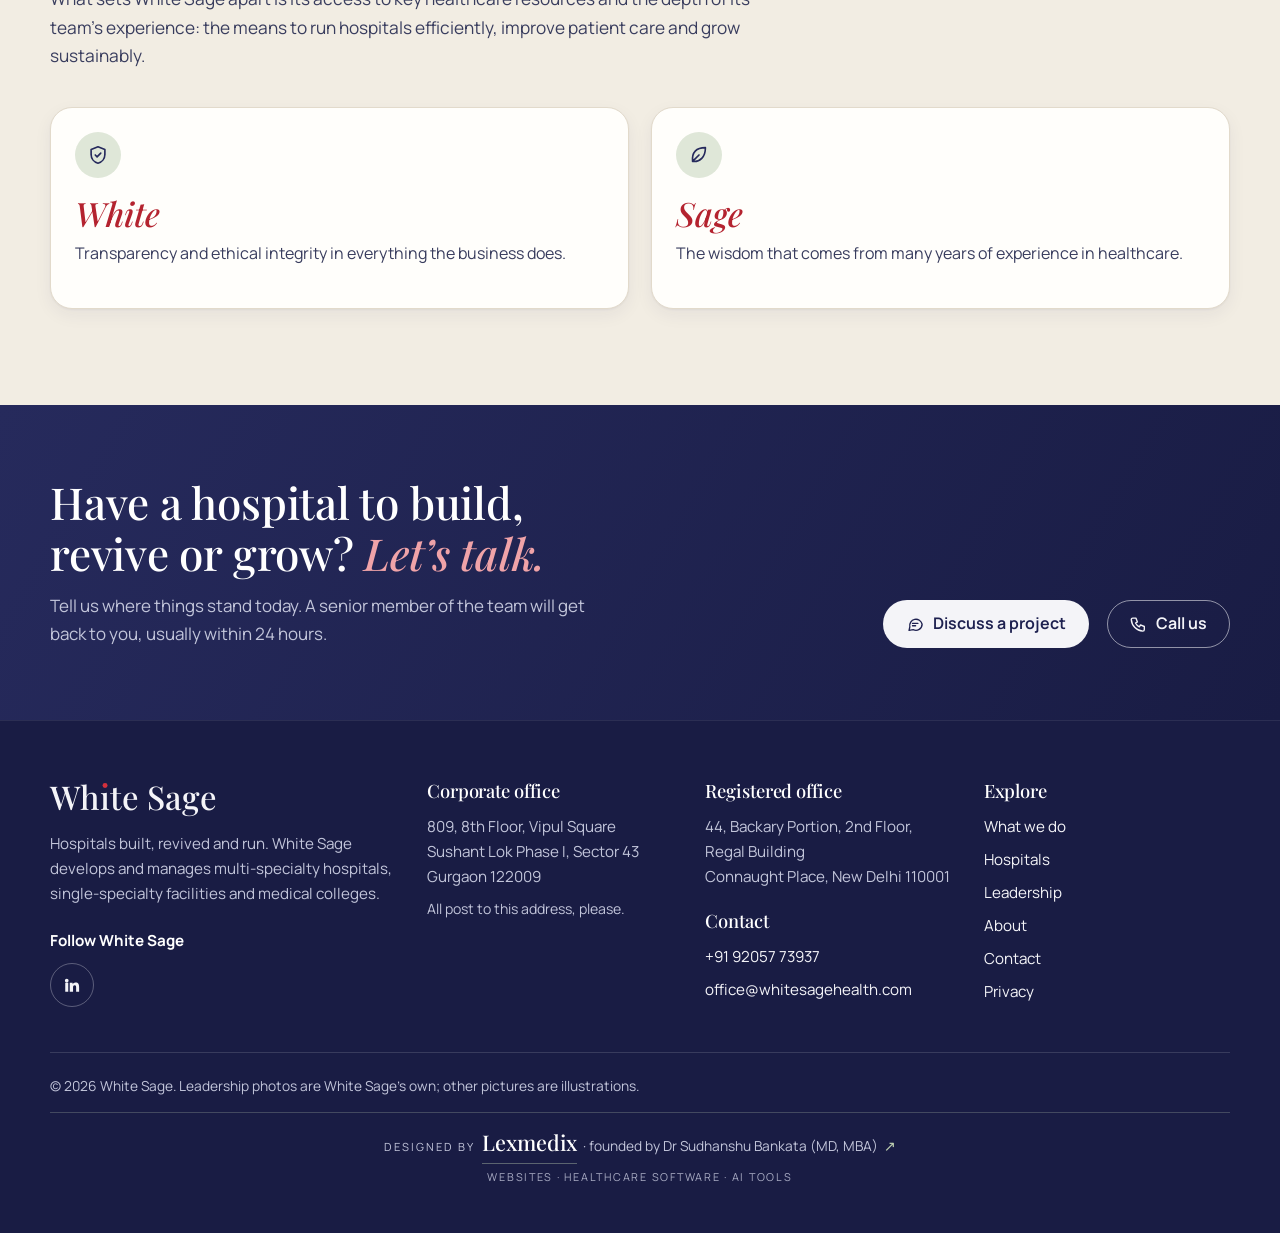
<file: about/index.html>
<!doctype html>
<html lang="en-IN" data-root="../">
<head>
<meta charset="utf-8">
<meta name="viewport" content="width=device-width, initial-scale=1, viewport-fit=cover">
<title>About | White Sage</title>
<meta name="description" content="Who White Sage is: vision, mission, values and the meaning of the name. Hospital development and management in India.">
<meta name="robots" content="noindex, nofollow">
<link rel="canonical" href="https://drbankata.github.io/white-sage/about/">
<meta name="theme-color" content="#262A5C">
<meta property="og:type" content="website">
<meta property="og:site_name" content="White Sage">
<meta property="og:title" content="About | White Sage">
<meta property="og:description" content="Who White Sage is: vision, mission, values and the meaning of the name. Hospital development and management in India.">
<meta property="og:url" content="https://drbankata.github.io/white-sage/about/">
<meta property="og:image" content="https://drbankata.github.io/white-sage/assets/img/og-image.jpg">
<meta property="og:image:width" content="1200">
<meta property="og:image:height" content="630">
<meta property="og:locale" content="en_IN">
<meta name="twitter:card" content="summary_large_image">
<link rel="icon" href="../assets/img/favicon.svg" type="image/svg+xml">
<link rel="icon" href="../assets/img/favicon-32.png" sizes="32x32" type="image/png">
<link rel="apple-touch-icon" href="../assets/img/apple-touch-icon.png">
<link rel="preload" href="../assets/fonts/playfair.woff2" as="font" type="font/woff2" crossorigin>
<link rel="preload" href="../assets/fonts/manrope.woff2" as="font" type="font/woff2" crossorigin>
<link rel="stylesheet" href="../assets/css/site.css?v=cd726cce4c">
<script type="application/ld+json">{"@context": "https://schema.org", "@graph": [{"@type": "Organization", "@id": "https://drbankata.github.io/white-sage/#org", "name": "White Sage", "url": "https://drbankata.github.io/white-sage/", "logo": "https://drbankata.github.io/white-sage/assets/img/logo-512.png", "description": "White Sage develops and manages multi-specialty hospitals, single-specialty facilities focused on cancer care and women's health, and medical colleges.", "email": "office@whitesagehealth.com", "telephone": "+91-9205773937", "sameAs": ["https://www.linkedin.com/company/white-sage-health/"], "address": {"@type": "PostalAddress", "streetAddress": "809, 8th Floor, Vipul Square, Sushant Lok Phase I, Sector 43", "addressLocality": "Gurgaon", "addressRegion": "Haryana", "postalCode": "122009", "addressCountry": "IN"}}, {"@type": "WebSite", "@id": "https://drbankata.github.io/white-sage/#website", "name": "White Sage", "url": "https://drbankata.github.io/white-sage/", "publisher": {"@id": "https://drbankata.github.io/white-sage/#org"}}]}</script>
<script type="application/ld+json">{"@context": "https://schema.org", "@type": "BreadcrumbList", "itemListElement": [{"@type": "ListItem", "position": 1, "name": "Home", "item": "https://drbankata.github.io/white-sage/"}, {"@type": "ListItem", "position": 2, "name": "About", "item": "https://drbankata.github.io/white-sage/about/"}]}</script>
</head>
<body>
<a class="skip" href="#main">Skip to content</a>
<header class="site-header">
  <div class="wrap head-in">
    <a class="brand" href="../"><span class="wm" aria-hidden="true">Wh<span class="wm-i">&#305;</span>te Sage</span><span class="sr-only">White Sage</span></a>
    <nav id="site-nav" aria-label="Main">
      <ul><li class="nav-home"><a href="../">Home</a></li><li><a href="../what-we-do/">What we do</a></li><li><a href="../hospitals/">Hospitals</a></li><li><a href="../leadership/">Leadership</a></li><li><a href="../about/" aria-current="page">About</a></li><li><a href="../contact/">Contact</a></li></ul>
      <div class="nav-extra">
        <a class="btn btn-red" href="../contact/#message"><svg viewBox="0 0 24 24" fill="none" stroke="currentColor" stroke-width="1.8" stroke-linecap="round" stroke-linejoin="round" aria-hidden="true"><path d="M21 12a8 8 0 0 1-11.6 7.1L4 20l1-4.6A8 8 0 1 1 21 12Z"/><path d="M8.5 11h7M8.5 14h4"/></svg>Discuss a project</a>
        <a class="btn btn-line" data-show="phone" href="#"><svg viewBox="0 0 24 24" fill="none" stroke="currentColor" stroke-width="1.8" stroke-linecap="round" stroke-linejoin="round" aria-hidden="true"><path d="M5 4h4l2 5-2.5 1.5a11 11 0 0 0 5 5L15 13l5 2v4a2 2 0 0 1-2 2A16 16 0 0 1 3 6a2 2 0 0 1 2-2"/></svg><span data-fill>Call White Sage</span></a>
        <a class="btn btn-line" data-show="email" href="#"><svg viewBox="0 0 24 24" fill="none" stroke="currentColor" stroke-width="1.8" stroke-linecap="round" stroke-linejoin="round" aria-hidden="true"><rect x="3" y="5" width="18" height="14" rx="2"/><path d="m3 7 9 6 9-6"/></svg><span data-fill>Email White Sage</span></a>
      </div>
    </nav>
    <a class="btn btn-red btn-s head-cta" href="../contact/#message">Discuss a project</a>
    <button class="menu-btn" type="button" aria-expanded="false" aria-controls="site-nav"><svg viewBox="0 0 24 24" fill="none" stroke="currentColor" stroke-width="1.8" stroke-linecap="round" aria-hidden="true"><path d="M4 7h16M4 12h16M4 17h10"/></svg><span class="sr-only">Open menu</span></button>
  </div>
</header>
<main id="main">
<section class="page-hero">
  <div class="wrap">
    <p class="crumbs"><a href="../">Home</a> <span aria-hidden="true">/</span> About</p>
    <h1>Wisdom from experience, run with <em>integrity</em></h1>
    <p class="lede">White Sage develops and manages multi-specialty hospitals, single-specialty facilities focused on cancer care and women's health, and medical colleges.</p>
  </div>
</section>
<section class="section" aria-labelledby="who-h">
  <div class="wrap split v-center">
    <div>
      <p class="kicker"><span class="rule"></span>Who we are</p>
      <h2 id="who-h">Experienced hands for the <em>whole life</em> of a hospital</h2>
      <p>White Sage brings long experience and a forward-looking way of working to the people who own and run healthcare institutions. Its senior team has spent decades building and running hospitals for Fortis, Medanta, CARE, Max, Manipal and others, and advising them at Deloitte and BCG.</p>
      <p>That experience now goes into three kinds of work: building new hospitals, taking over and reviving existing ones, and advising healthcare providers.</p>
      <div class="btn-row"><a class="btn btn-line" href="../what-we-do/">What we do</a><a class="link-arrow" href="../leadership/">Meet the leadership<svg viewBox="0 0 24 24" fill="none" stroke="currentColor" stroke-width="2" stroke-linecap="round" stroke-linejoin="round" aria-hidden="true"><path d="M5 12h14M13 6l6 6-6 6"/></svg></a></div>
    </div>
    <figure class="photo frame"><img src="../assets/img/pics/about.webp" srcset="../assets/img/pics/about-640.webp 640w, ../assets/img/pics/about.webp 1200w" sizes="(min-width: 900px) 45vw, 100vw" width="1200" height="800" alt="A hospital leadership team talking together in a bright hospital atrium" loading="lazy" decoding="async"></figure>
  </div>
</section>
<section class="section tint" aria-labelledby="vm-h">
  <div class="wrap">
    <div class="sec-head">
      <div><p class="kicker"><span class="rule"></span>Purpose</p><h2 id="vm-h">Our vision and <em>mission</em></h2></div>
    </div>
    <div class="cards two"><article class="card"><div class="card-body"><span class="cico"><svg viewBox="0 0 24 24" fill="none" stroke="currentColor" stroke-width="1.8" stroke-linecap="round" stroke-linejoin="round" aria-hidden="true"><circle cx="12" cy="12" r="9"/><path d="m15.5 8.5-2 5-5 2 2-5 5-2Z"/></svg></span><h3>Vision</h3><p>To change how healthcare is practised, through strategic insight, better patient experiences and sustainable growth for healthcare organisations.</p></div></article><article class="card"><div class="card-body"><span class="cico"><svg viewBox="0 0 24 24" fill="none" stroke="currentColor" stroke-width="1.8" stroke-linecap="round" stroke-linejoin="round" aria-hidden="true"><path d="M4 21V7l8-4 8 4v14"/><path d="M2 21h20M12 8v6M9 11h6M9 21v-3h6v3"/></svg></span><h3>Mission</h3><p>To envision and run healthcare institutions built on clinical excellence, with high-quality clinical outcomes and a patient experience to match.</p></div></article></div>
  </div>
</section>

<section class="stats-band" aria-labelledby="stats-h">
  <div class="wrap">
    <div class="stats-copy"><p class="kicker kicker-light"><span class="rule"></span>Experience in numbers</p>
      <h2 id="stats-h">A senior team that has <em>done this before</em></h2></div>
    <div class="stats"><div><b>20+</b><span>years of healthcare experience, on average, in the senior team</span></div><div><b>80+</b><span>hospitals operated</span></div><div><b>10,000+</b><span>hospital beds' network managed</span></div></div>
    <p class="stats-note">Figures as published by White Sage.</p>
  </div>
</section>
<section class="section" aria-labelledby="val-h">
  <div class="wrap">
    <div class="sec-head">
      <div><p class="kicker"><span class="rule"></span>Values</p><h2 id="val-h">Six things we <em>hold to</em></h2></div>
    </div>
    <div class="cards three"><article class="card"><div class="card-body"><span class="cico"><svg viewBox="0 0 24 24" fill="none" stroke="currentColor" stroke-width="1.8" stroke-linecap="round" stroke-linejoin="round" aria-hidden="true"><path d="M9 18h6M10 21h4M12 3a6 6 0 0 0-3.5 10.9c.6.5 1 1.2 1 2.1h5c0-.9.4-1.6 1-2.1A6 6 0 0 0 12 3Z"/></svg></span><h3>Innovation</h3><p>New ideas and new technology, used on healthcare's hardest problems.</p></div></article><article class="card"><div class="card-body"><span class="cico"><svg viewBox="0 0 24 24" fill="none" stroke="currentColor" stroke-width="1.8" stroke-linecap="round" stroke-linejoin="round" aria-hidden="true"><path d="M12 3 4.5 6v5.5c0 4.6 3.2 8.4 7.5 9.5 4.3-1.1 7.5-4.9 7.5-9.5V6L12 3Z"/><path d="m9 12 2 2 4-4"/></svg></span><h3>Ethical responsibility</h3><p>High ethical standards, with patient privacy and data security put first.</p></div></article><article class="card"><div class="card-body"><span class="cico"><svg viewBox="0 0 24 24" fill="none" stroke="currentColor" stroke-width="1.8" stroke-linecap="round" stroke-linejoin="round" aria-hidden="true"><path d="M12 20V8M7 12l5-5 5 5"/><path d="M4 4h16"/></svg></span><h3>Empowerment</h3><p>Giving healthcare organisations the strategies to make good decisions, beyond the advice itself.</p></div></article><article class="card"><div class="card-body"><span class="cico"><svg viewBox="0 0 24 24" fill="none" stroke="currentColor" stroke-width="1.8" stroke-linecap="round" stroke-linejoin="round" aria-hidden="true"><path d="m12 3 2.7 5.6 6.1.9-4.4 4.3 1 6.1L12 17l-5.4 2.9 1-6.1-4.4-4.3 6.1-.9L12 3Z"/></svg></span><h3>Excellence</h3><p>High standards for the quality of every insight and recommendation.</p></div></article><article class="card"><div class="card-body"><span class="cico"><svg viewBox="0 0 24 24" fill="none" stroke="currentColor" stroke-width="1.8" stroke-linecap="round" stroke-linejoin="round" aria-hidden="true"><circle cx="9" cy="8" r="3"/><path d="M3 20c.7-3.4 3-5.5 6-5.5s5.3 2.1 6 5.5"/><circle cx="17" cy="9" r="2.4"/><path d="M16.5 14.6c2.3.3 4 2.1 4.5 5"/></svg></span><h3>Collaboration</h3><p>Teamwork and open communication, so different kinds of expertise reach one goal.</p></div></article><article class="card"><div class="card-body"><span class="cico"><svg viewBox="0 0 24 24" fill="none" stroke="currentColor" stroke-width="1.8" stroke-linecap="round" stroke-linejoin="round" aria-hidden="true"><circle cx="12" cy="12" r="9"/><path d="m15.5 8.5-2 5-5 2 2-5 5-2Z"/></svg></span><h3>Adaptability</h3><p>Keeping up with change in healthcare and technology so the answers stay relevant.</p></div></article></div>
  </div>
</section>
<section class="section parchment" aria-labelledby="name-h">
  <div class="wrap">
    <div class="sec-head">
      <div><p class="kicker"><span class="rule"></span>The name</p><h2 id="name-h">Why <em>White Sage</em></h2><p>What sets White Sage apart is its access to key healthcare resources and the depth of its team's experience: the means to run hospitals efficiently, improve patient care and grow sustainably.</p></div>
    </div>
    <div class="cards two"><article class="card"><div class="card-body"><span class="cico"><svg viewBox="0 0 24 24" fill="none" stroke="currentColor" stroke-width="1.8" stroke-linecap="round" stroke-linejoin="round" aria-hidden="true"><path d="M12 3 4.5 6v5.5c0 4.6 3.2 8.4 7.5 9.5 4.3-1.1 7.5-4.9 7.5-9.5V6L12 3Z"/><path d="m9 12 2 2 4-4"/></svg></span><h3><span class="word">White</span></h3><p>Transparency and ethical integrity in everything the business does.</p></div></article><article class="card"><div class="card-body"><span class="cico"><svg viewBox="0 0 24 24" fill="none" stroke="currentColor" stroke-width="1.8" stroke-linecap="round" stroke-linejoin="round" aria-hidden="true"><path d="M5 19c8 1 14-5 14-15C9 4 4 9 5 19Zm0 0 7-7"/></svg></span><h3><span class="word">Sage</span></h3><p>The wisdom that comes from many years of experience in healthcare.</p></div></article></div>
  </div>
</section>
<section class="close-band">
  <div class="wrap">
    <div><h2>Have a hospital to build, revive or grow? <em>Let&rsquo;s talk.</em></h2><p>Tell us where things stand today. A senior member of the team will get back to you, usually within 24 hours.</p></div>
    <div class="btn-row"><a class="btn btn-light" href="../contact/#message"><svg viewBox="0 0 24 24" fill="none" stroke="currentColor" stroke-width="1.8" stroke-linecap="round" stroke-linejoin="round" aria-hidden="true"><path d="M21 12a8 8 0 0 1-11.6 7.1L4 20l1-4.6A8 8 0 1 1 21 12Z"/><path d="M8.5 11h7M8.5 14h4"/></svg>Discuss a project</a><a class="btn btn-ghost-light" data-show="phone" href="#"><svg viewBox="0 0 24 24" fill="none" stroke="currentColor" stroke-width="1.8" stroke-linecap="round" stroke-linejoin="round" aria-hidden="true"><path d="M5 4h4l2 5-2.5 1.5a11 11 0 0 0 5 5L15 13l5 2v4a2 2 0 0 1-2 2A16 16 0 0 1 3 6a2 2 0 0 1 2-2"/></svg>Call us</a></div>
  </div>
</section>
</main>
<footer class="site-footer">
  <div class="wrap">
    <div class="foot-grid">
      <div class="foot-brand">
        <a class="brand brand-foot" href="../"><span class="wm" aria-hidden="true">Wh<span class="wm-i">&#305;</span>te Sage</span><span class="sr-only">White Sage</span></a>
        <p>Hospitals built, revived and run. White Sage develops and manages multi-specialty hospitals, single-specialty facilities and medical colleges.</p>
        <p class="foot-follow">Follow White Sage</p>
        <ul class="socials" aria-label="Follow White Sage">
          <li><a data-show="linkedin" href="https://www.linkedin.com/company/white-sage-health/" target="_blank" rel="noopener" title="LinkedIn"><svg viewBox="0 0 24 24" fill="currentColor" aria-hidden="true"><path d="M4.98 3.5a2.5 2.5 0 1 1 0 5 2.5 2.5 0 0 1 0-5ZM3 9h4v12H3zM9 9h3.8v1.7h.1a4.2 4.2 0 0 1 3.8-2c4 0 4.8 2.6 4.8 6V21h-4v-5.6c0-1.3 0-3-1.9-3s-2.2 1.5-2.2 2.9V21H9z"/></svg><span class="sr-only">LinkedIn (opens in a new tab)</span></a></li>
        </ul>
      </div>
      <div><h2 class="fh">Corporate office</h2>
        <address>809, 8th Floor, Vipul Square<br>Sushant Lok Phase I, Sector 43<br>Gurgaon 122009</address>
        <p class="foot-note">All post to this address, please.</p>
      </div>
      <div><h2 class="fh">Registered office</h2>
        <address>44, Backary Portion, 2nd Floor, Regal Building<br>Connaught Place, New Delhi 110001</address>
        <h2 class="fh fh-gap">Contact</h2>
        <ul>
          <li><a data-show="phone" href="#"><span data-fill>Phone</span></a></li>
          <li><a data-show="email" href="#"><span data-fill>Email</span></a></li>
        </ul>
      </div>
      <div><h2 class="fh">Explore</h2><ul><li><a href="../what-we-do/">What we do</a></li><li><a href="../hospitals/">Hospitals</a></li><li><a href="../leadership/">Leadership</a></li><li><a href="../about/">About</a></li><li><a href="../contact/">Contact</a></li><li><a href="../privacy/">Privacy</a></li></ul></div>
    </div>
    <div class="foot-legal">
      <p>&copy; <span data-year>2026</span> White Sage. Leadership photos are White Sage&rsquo;s own; other pictures are illustrations.</p>
    </div>
    <div class="made-by"><a class="mb" href="https://lexmedix.in/services/" target="_blank" rel="noopener"><span class="mb-main"><span class="mb-pre">Designed by</span> <span class="mb-name">Lexmedix</span> <span class="mb-cred"><span class="mb-dot" aria-hidden="true">&middot; </span><span class="mb-sr">, </span>founded by Dr Sudhanshu Bankata (MD, MBA)</span><span class="mb-arrow" aria-hidden="true">&#8599;</span></span><span class="mb-sr">, </span><span class="mb-sub">Websites &middot; Healthcare software &middot; AI tools</span><span class="mb-sr"> (opens in a new tab)</span></a></div>
  </div>
</footer>
<nav class="mbar" aria-label="Quick actions">
  <a data-show="phone" href="#"><svg viewBox="0 0 24 24" fill="none" stroke="currentColor" stroke-width="1.8" stroke-linecap="round" stroke-linejoin="round" aria-hidden="true"><path d="M5 4h4l2 5-2.5 1.5a11 11 0 0 0 5 5L15 13l5 2v4a2 2 0 0 1-2 2A16 16 0 0 1 3 6a2 2 0 0 1 2-2"/></svg>Call</a>
  <a data-show="email" href="#"><svg viewBox="0 0 24 24" fill="none" stroke="currentColor" stroke-width="1.8" stroke-linecap="round" stroke-linejoin="round" aria-hidden="true"><rect x="3" y="5" width="18" height="14" rx="2"/><path d="m3 7 9 6 9-6"/></svg>Email</a>
  <a class="book" href="../contact/#message"><svg viewBox="0 0 24 24" fill="none" stroke="currentColor" stroke-width="1.8" stroke-linecap="round" stroke-linejoin="round" aria-hidden="true"><path d="M21 12a8 8 0 0 1-11.6 7.1L4 20l1-4.6A8 8 0 1 1 21 12Z"/><path d="M8.5 11h7M8.5 14h4"/></svg>Discuss</a>
</nav>
<button class="to-top" type="button" aria-label="Back to top"><svg viewBox="0 0 24 24" fill="none" stroke="currentColor" stroke-width="2" stroke-linecap="round" stroke-linejoin="round" aria-hidden="true"><path d="M12 19V5M5 12l7-7 7 7"/></svg></button>
<dialog id="send-dlg" aria-labelledby="send-title">
  <div class="dlg-in">
    <button class="dlg-x" type="button" data-close aria-label="Close"><svg viewBox="0 0 24 24" fill="none" stroke="currentColor" stroke-width="2" stroke-linecap="round" aria-hidden="true"><path d="M6 6l12 12M18 6 6 18"/></svg></button>
    <h2 id="send-title">Almost done</h2>
    <p data-unsent>Your message is ready. Send it by email, or copy it into WhatsApp or a letter. White Sage usually replies within 24 hours.</p>
    <p data-sent hidden class="ok-line">Sent. White Sage will get back to you, usually within 24 hours.</p>
    <pre class="msg-preview" tabindex="0" aria-label="Your message"></pre>
    <div class="send-opts">
      <a class="btn btn-red" data-send="email" href="#"><svg viewBox="0 0 24 24" fill="none" stroke="currentColor" stroke-width="1.8" stroke-linecap="round" stroke-linejoin="round" aria-hidden="true"><rect x="3" y="5" width="18" height="14" rx="2"/><path d="m3 7 9 6 9-6"/></svg>Send by email</a>
      <a class="btn btn-line" data-send="whatsapp" href="#"><svg viewBox="0 0 24 24" fill="none" stroke="currentColor" stroke-width="1.8" stroke-linecap="round" stroke-linejoin="round" aria-hidden="true"><path d="M21 12a8 8 0 0 1-11.6 7.1L4 20l1-4.6A8 8 0 1 1 21 12Z"/><path d="M8.5 11h7M8.5 14h4"/></svg>Send on WhatsApp</a>
      <a class="btn btn-line" data-send="form" href="#" hidden>Open the enquiry form</a>
      <button class="btn btn-line" type="button" data-copy><svg viewBox="0 0 24 24" fill="none" stroke="currentColor" stroke-width="1.8" stroke-linecap="round" stroke-linejoin="round" aria-hidden="true"><rect x="8" y="8" width="12" height="12" rx="2"/><path d="M16 8V6a2 2 0 0 0-2-2H6a2 2 0 0 0-2 2v8a2 2 0 0 0 2 2h2"/></svg>Copy the message</button>
    </div>
    <p class="small muted dlg-foot">Nothing is stored on this website. Your message goes only where you send it.</p>
  </div>
</dialog>
<script src="../assets/js/site.js?v=cd726cce4c" defer></script>
</body>
</html>
</file>
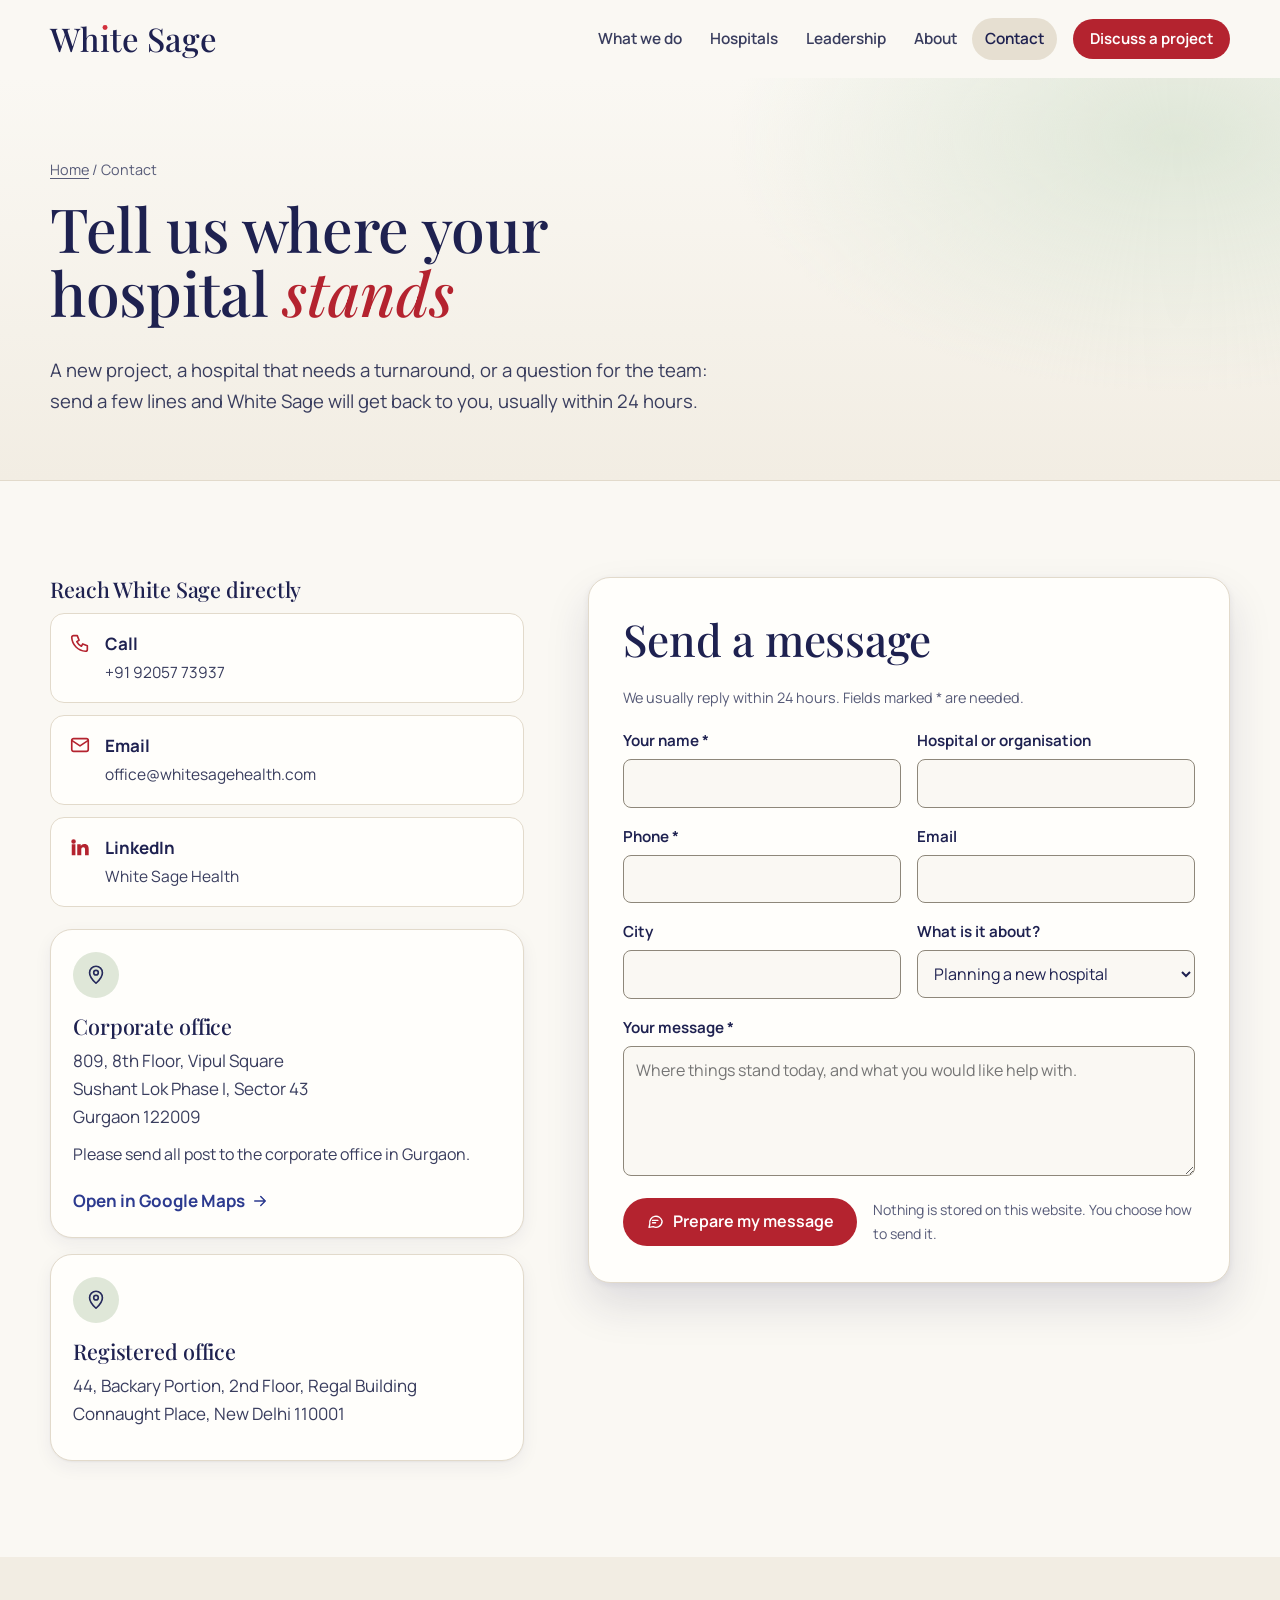
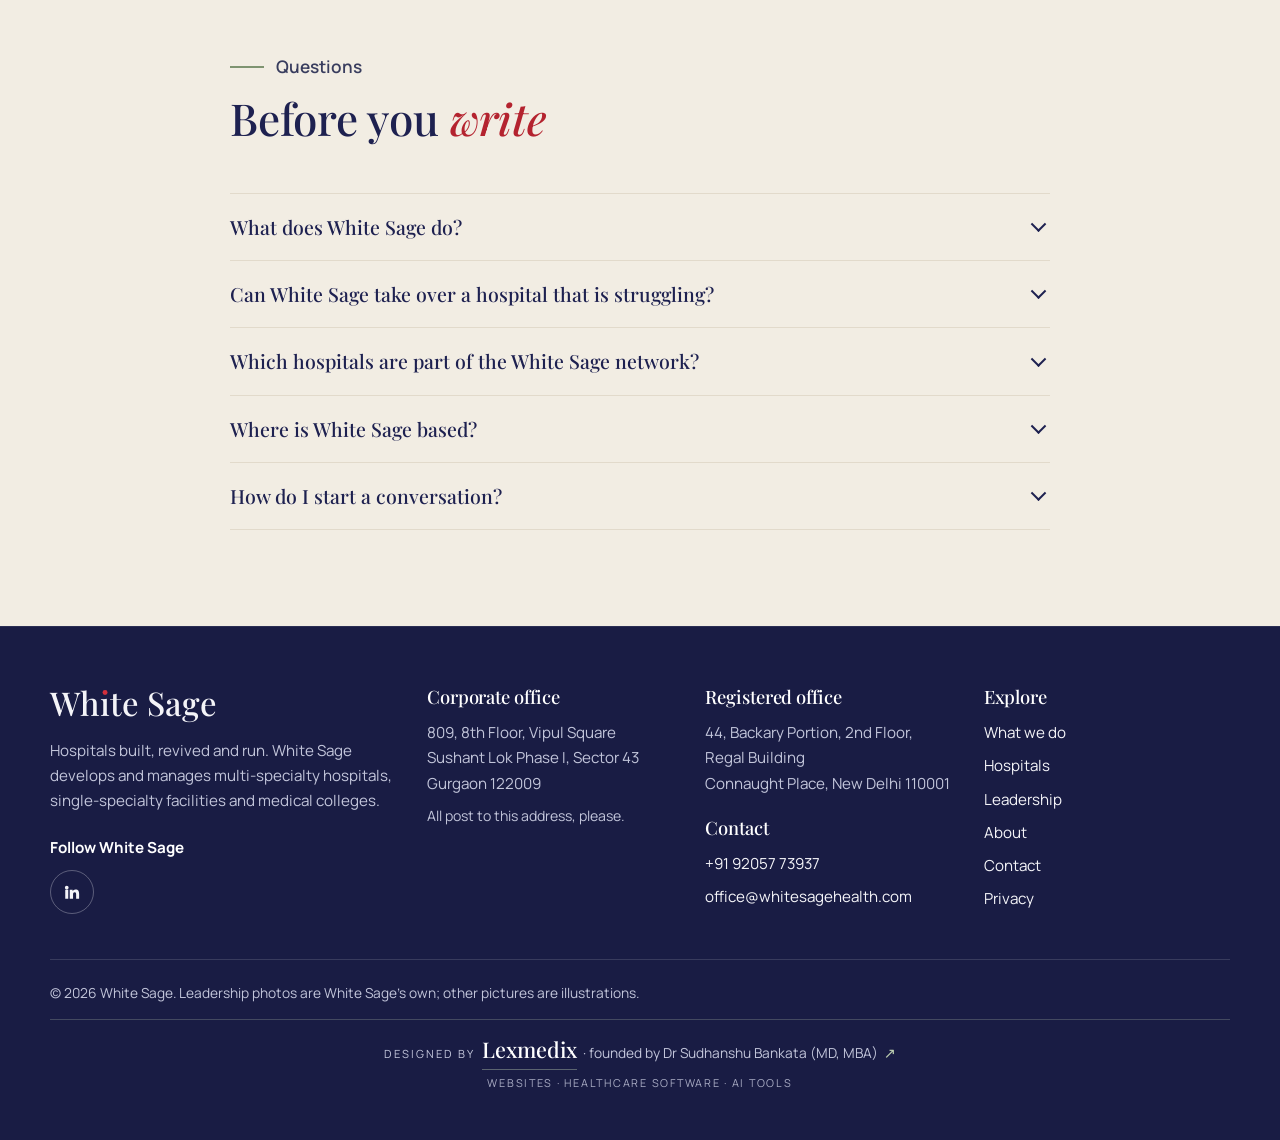
<file: contact/index.html>
<!doctype html>
<html lang="en-IN" data-root="../">
<head>
<meta charset="utf-8">
<meta name="viewport" content="width=device-width, initial-scale=1, viewport-fit=cover">
<title>Contact | White Sage</title>
<meta name="description" content="Contact White Sage in Gurgaon: call +91 92057 73937 or email office@whitesagehealth.com about a hospital project.">
<meta name="robots" content="noindex, nofollow">
<link rel="canonical" href="https://drbankata.github.io/white-sage/contact/">
<meta name="theme-color" content="#262A5C">
<meta property="og:type" content="website">
<meta property="og:site_name" content="White Sage">
<meta property="og:title" content="Contact | White Sage">
<meta property="og:description" content="Contact White Sage in Gurgaon: call +91 92057 73937 or email office@whitesagehealth.com about a hospital project.">
<meta property="og:url" content="https://drbankata.github.io/white-sage/contact/">
<meta property="og:image" content="https://drbankata.github.io/white-sage/assets/img/og-image.jpg">
<meta property="og:image:width" content="1200">
<meta property="og:image:height" content="630">
<meta property="og:locale" content="en_IN">
<meta name="twitter:card" content="summary_large_image">
<link rel="icon" href="../assets/img/favicon.svg" type="image/svg+xml">
<link rel="icon" href="../assets/img/favicon-32.png" sizes="32x32" type="image/png">
<link rel="apple-touch-icon" href="../assets/img/apple-touch-icon.png">
<link rel="preload" href="../assets/fonts/playfair.woff2" as="font" type="font/woff2" crossorigin>
<link rel="preload" href="../assets/fonts/manrope.woff2" as="font" type="font/woff2" crossorigin>
<link rel="stylesheet" href="../assets/css/site.css?v=cd726cce4c">
<script type="application/ld+json">{"@context": "https://schema.org", "@graph": [{"@type": "Organization", "@id": "https://drbankata.github.io/white-sage/#org", "name": "White Sage", "url": "https://drbankata.github.io/white-sage/", "logo": "https://drbankata.github.io/white-sage/assets/img/logo-512.png", "description": "White Sage develops and manages multi-specialty hospitals, single-specialty facilities focused on cancer care and women's health, and medical colleges.", "email": "office@whitesagehealth.com", "telephone": "+91-9205773937", "sameAs": ["https://www.linkedin.com/company/white-sage-health/"], "address": {"@type": "PostalAddress", "streetAddress": "809, 8th Floor, Vipul Square, Sushant Lok Phase I, Sector 43", "addressLocality": "Gurgaon", "addressRegion": "Haryana", "postalCode": "122009", "addressCountry": "IN"}}, {"@type": "WebSite", "@id": "https://drbankata.github.io/white-sage/#website", "name": "White Sage", "url": "https://drbankata.github.io/white-sage/", "publisher": {"@id": "https://drbankata.github.io/white-sage/#org"}}]}</script>
<script type="application/ld+json">{"@context": "https://schema.org", "@type": "BreadcrumbList", "itemListElement": [{"@type": "ListItem", "position": 1, "name": "Home", "item": "https://drbankata.github.io/white-sage/"}, {"@type": "ListItem", "position": 2, "name": "Contact", "item": "https://drbankata.github.io/white-sage/contact/"}]}</script>
<script type="application/ld+json">{"@context": "https://schema.org", "@type": "FAQPage", "mainEntity": [{"@type": "Question", "name": "What does White Sage do?", "acceptedAnswer": {"@type": "Answer", "text": "White Sage builds new hospitals, takes over and revives existing ones, and advises healthcare providers. It develops and manages multi-specialty hospitals, single-specialty facilities focused on cancer care and women's health, and medical colleges."}}, {"@type": "Question", "name": "Can White Sage take over a hospital that is struggling?", "acceptedAnswer": {"@type": "Answer", "text": "Yes. Taking over and reviving underperforming or outdated hospitals is one of its three focus areas. It starts with a full assessment, then improves operations, infrastructure and patient care."}}, {"@type": "Question", "name": "Which hospitals are part of the White Sage network?", "acceptedAnswer": {"@type": "Answer", "text": "Forbaxy Hospital in Vaishali Nagar, Jaipur, which operates from Amar Jain Hospital, is part of the White Sage network."}}, {"@type": "Question", "name": "Where is White Sage based?", "acceptedAnswer": {"@type": "Answer", "text": "The corporate office is at Vipul Square, Sushant Lok Phase I, Sector 43, Gurgaon, and the registered office is in Connaught Place, New Delhi. Please send all post to the Gurgaon office."}}, {"@type": "Question", "name": "How do I start a conversation?", "acceptedAnswer": {"@type": "Answer", "text": "Call +91 92057 73937, email office@whitesagehealth.com, or send a message through the contact page. White Sage usually replies within 24 hours."}}]}</script>
</head>
<body>
<a class="skip" href="#main">Skip to content</a>
<header class="site-header">
  <div class="wrap head-in">
    <a class="brand" href="../"><span class="wm" aria-hidden="true">Wh<span class="wm-i">&#305;</span>te Sage</span><span class="sr-only">White Sage</span></a>
    <nav id="site-nav" aria-label="Main">
      <ul><li class="nav-home"><a href="../">Home</a></li><li><a href="../what-we-do/">What we do</a></li><li><a href="../hospitals/">Hospitals</a></li><li><a href="../leadership/">Leadership</a></li><li><a href="../about/">About</a></li><li><a href="../contact/" aria-current="page">Contact</a></li></ul>
      <div class="nav-extra">
        <a class="btn btn-red" href="../contact/#message"><svg viewBox="0 0 24 24" fill="none" stroke="currentColor" stroke-width="1.8" stroke-linecap="round" stroke-linejoin="round" aria-hidden="true"><path d="M21 12a8 8 0 0 1-11.6 7.1L4 20l1-4.6A8 8 0 1 1 21 12Z"/><path d="M8.5 11h7M8.5 14h4"/></svg>Discuss a project</a>
        <a class="btn btn-line" data-show="phone" href="#"><svg viewBox="0 0 24 24" fill="none" stroke="currentColor" stroke-width="1.8" stroke-linecap="round" stroke-linejoin="round" aria-hidden="true"><path d="M5 4h4l2 5-2.5 1.5a11 11 0 0 0 5 5L15 13l5 2v4a2 2 0 0 1-2 2A16 16 0 0 1 3 6a2 2 0 0 1 2-2"/></svg><span data-fill>Call White Sage</span></a>
        <a class="btn btn-line" data-show="email" href="#"><svg viewBox="0 0 24 24" fill="none" stroke="currentColor" stroke-width="1.8" stroke-linecap="round" stroke-linejoin="round" aria-hidden="true"><rect x="3" y="5" width="18" height="14" rx="2"/><path d="m3 7 9 6 9-6"/></svg><span data-fill>Email White Sage</span></a>
      </div>
    </nav>
    <a class="btn btn-red btn-s head-cta" href="../contact/#message">Discuss a project</a>
    <button class="menu-btn" type="button" aria-expanded="false" aria-controls="site-nav"><svg viewBox="0 0 24 24" fill="none" stroke="currentColor" stroke-width="1.8" stroke-linecap="round" aria-hidden="true"><path d="M4 7h16M4 12h16M4 17h10"/></svg><span class="sr-only">Open menu</span></button>
  </div>
</header>
<main id="main">
<section class="page-hero">
  <div class="wrap">
    <p class="crumbs"><a href="../">Home</a> <span aria-hidden="true">/</span> Contact</p>
    <h1>Tell us where your hospital <em>stands</em></h1>
    <p class="lede">A new project, a hospital that needs a turnaround, or a question for the team: send a few lines and White Sage will get back to you, usually within 24 hours.</p>
  </div>
</section>
<section class="section" aria-labelledby="msg-h">
  <div class="wrap split split-narrow">
    <div>
      <h2 class="h3" id="ways-h">Reach White Sage directly</h2>
      <div class="contact-cards">
        <a class="ccard" data-show="phone" href="#"><svg viewBox="0 0 24 24" fill="none" stroke="currentColor" stroke-width="1.8" stroke-linecap="round" stroke-linejoin="round" aria-hidden="true"><path d="M5 4h4l2 5-2.5 1.5a11 11 0 0 0 5 5L15 13l5 2v4a2 2 0 0 1-2 2A16 16 0 0 1 3 6a2 2 0 0 1 2-2"/></svg><span><b>Call</b><span data-fill>+91 92057 73937</span></span></a>
        <a class="ccard" data-show="email" href="#"><svg viewBox="0 0 24 24" fill="none" stroke="currentColor" stroke-width="1.8" stroke-linecap="round" stroke-linejoin="round" aria-hidden="true"><rect x="3" y="5" width="18" height="14" rx="2"/><path d="m3 7 9 6 9-6"/></svg><span><b>Email</b><span data-fill>office@whitesagehealth.com</span></span></a>
        <a class="ccard" data-show="linkedin" href="https://www.linkedin.com/company/white-sage-health/" target="_blank" rel="noopener"><svg viewBox="0 0 24 24" fill="currentColor" aria-hidden="true"><path d="M4.98 3.5a2.5 2.5 0 1 1 0 5 2.5 2.5 0 0 1 0-5ZM3 9h4v12H3zM9 9h3.8v1.7h.1a4.2 4.2 0 0 1 3.8-2c4 0 4.8 2.6 4.8 6V21h-4v-5.6c0-1.3 0-3-1.9-3s-2.2 1.5-2.2 2.9V21H9z"/></svg><span><b>LinkedIn</b><span>White Sage Health<span class="sr-only"> (opens in a new tab)</span></span></span></a>
      </div>
      <div class="offices">
        <div class="card office"><div class="card-body"><span class="cico"><svg viewBox="0 0 24 24" fill="none" stroke="currentColor" stroke-width="1.8" stroke-linecap="round" stroke-linejoin="round" aria-hidden="true"><path d="M12 21s-7-6.2-7-11.5A7 7 0 0 1 19 9.5C19 14.8 12 21 12 21Z"/><circle cx="12" cy="9.5" r="2.5"/></svg></span><h3>Corporate office</h3><address>809, 8th Floor, Vipul Square<br>Sushant Lok Phase I, Sector 43<br>Gurgaon 122009</address>
          <p class="small muted">Please send all post to the corporate office in Gurgaon.</p>
          <a class="link-arrow" href="https://maps.app.goo.gl/JGjNjLJdKZZbUEqh6" target="_blank" rel="noopener">Open in Google Maps<svg viewBox="0 0 24 24" fill="none" stroke="currentColor" stroke-width="2" stroke-linecap="round" stroke-linejoin="round" aria-hidden="true"><path d="M5 12h14M13 6l6 6-6 6"/></svg><span class="sr-only"> (opens in a new tab)</span></a></div></div>
        <div class="card office"><div class="card-body"><span class="cico"><svg viewBox="0 0 24 24" fill="none" stroke="currentColor" stroke-width="1.8" stroke-linecap="round" stroke-linejoin="round" aria-hidden="true"><path d="M12 21s-7-6.2-7-11.5A7 7 0 0 1 19 9.5C19 14.8 12 21 12 21Z"/><circle cx="12" cy="9.5" r="2.5"/></svg></span><h3>Registered office</h3><address>44, Backary Portion, 2nd Floor, Regal Building<br>Connaught Place, New Delhi 110001</address></div></div>
      </div>
    </div>
    <div class="form-card" id="message">
      <h2 id="msg-h">Send a message</h2>
      <p class="muted small">We usually reply within 24 hours. Fields marked * are needed.</p>
      <form data-form="enquiry" novalidate>
        <div class="fgrid">
          <div class="field"><label for="f-name">Your name *</label><input id="f-name" name="name" autocomplete="name" required></div>
          <div class="field"><label for="f-org">Hospital or organisation</label><input id="f-org" name="org" autocomplete="organization"></div>
          <div class="field"><label for="f-phone">Phone *</label><input id="f-phone" name="phone" type="tel" autocomplete="tel" inputmode="tel" required></div>
          <div class="field"><label for="f-email">Email</label><input id="f-email" name="email" type="email" autocomplete="email"></div>
          <div class="field"><label for="f-city">City</label><input id="f-city" name="city" autocomplete="address-level2"></div>
          <div class="field"><label for="ct-topic">What is it about?</label><select id="ct-topic" name="topic"><option value="build">Planning a new hospital</option><option value="revive">Hospital takeover or turnaround</option><option value="advise">Advisory or consulting</option><option value="careers">Working with White Sage</option><option value="other">Something else</option></select></div>
          <div class="field full"><label for="f-msg">Your message *</label><textarea id="f-msg" name="message" required placeholder="Where things stand today, and what you would like help with."></textarea></div>
        </div>
        <div class="form-foot"><button class="btn btn-red" type="submit"><svg viewBox="0 0 24 24" fill="none" stroke="currentColor" stroke-width="1.8" stroke-linecap="round" stroke-linejoin="round" aria-hidden="true"><path d="M21 12a8 8 0 0 1-11.6 7.1L4 20l1-4.6A8 8 0 1 1 21 12Z"/><path d="M8.5 11h7M8.5 14h4"/></svg>Prepare my message</button><p>Nothing is stored on this website. You choose how to send it.</p></div>
      </form>
    </div>
  </div>
</section>
<section class="section parchment" aria-labelledby="faq-h">
  <div class="wrap wrap-n">
    <div class="sec-head">
      <div><p class="kicker"><span class="rule"></span>Questions</p><h2 id="faq-h">Before you <em>write</em></h2></div>
    </div>
    <div class="faq"><details><summary>What does White Sage do?</summary><div class="ans"><p>White Sage builds new hospitals, takes over and revives existing ones, and advises healthcare providers. It develops and manages multi-specialty hospitals, single-specialty facilities focused on cancer care and women's health, and medical colleges.</p></div></details><details><summary>Can White Sage take over a hospital that is struggling?</summary><div class="ans"><p>Yes. Taking over and reviving underperforming or outdated hospitals is one of its three focus areas. It starts with a full assessment, then improves operations, infrastructure and patient care.</p></div></details><details><summary>Which hospitals are part of the White Sage network?</summary><div class="ans"><p>Forbaxy Hospital in Vaishali Nagar, Jaipur, which operates from Amar Jain Hospital, is part of the White Sage network.</p></div></details><details><summary>Where is White Sage based?</summary><div class="ans"><p>The corporate office is at Vipul Square, Sushant Lok Phase I, Sector 43, Gurgaon, and the registered office is in Connaught Place, New Delhi. Please send all post to the Gurgaon office.</p></div></details><details><summary>How do I start a conversation?</summary><div class="ans"><p>Call +91 92057 73937, email office@whitesagehealth.com, or send a message through the contact page. White Sage usually replies within 24 hours.</p></div></details></div>
  </div>
</section>
</main>
<footer class="site-footer">
  <div class="wrap">
    <div class="foot-grid">
      <div class="foot-brand">
        <a class="brand brand-foot" href="../"><span class="wm" aria-hidden="true">Wh<span class="wm-i">&#305;</span>te Sage</span><span class="sr-only">White Sage</span></a>
        <p>Hospitals built, revived and run. White Sage develops and manages multi-specialty hospitals, single-specialty facilities and medical colleges.</p>
        <p class="foot-follow">Follow White Sage</p>
        <ul class="socials" aria-label="Follow White Sage">
          <li><a data-show="linkedin" href="https://www.linkedin.com/company/white-sage-health/" target="_blank" rel="noopener" title="LinkedIn"><svg viewBox="0 0 24 24" fill="currentColor" aria-hidden="true"><path d="M4.98 3.5a2.5 2.5 0 1 1 0 5 2.5 2.5 0 0 1 0-5ZM3 9h4v12H3zM9 9h3.8v1.7h.1a4.2 4.2 0 0 1 3.8-2c4 0 4.8 2.6 4.8 6V21h-4v-5.6c0-1.3 0-3-1.9-3s-2.2 1.5-2.2 2.9V21H9z"/></svg><span class="sr-only">LinkedIn (opens in a new tab)</span></a></li>
        </ul>
      </div>
      <div><h2 class="fh">Corporate office</h2>
        <address>809, 8th Floor, Vipul Square<br>Sushant Lok Phase I, Sector 43<br>Gurgaon 122009</address>
        <p class="foot-note">All post to this address, please.</p>
      </div>
      <div><h2 class="fh">Registered office</h2>
        <address>44, Backary Portion, 2nd Floor, Regal Building<br>Connaught Place, New Delhi 110001</address>
        <h2 class="fh fh-gap">Contact</h2>
        <ul>
          <li><a data-show="phone" href="#"><span data-fill>Phone</span></a></li>
          <li><a data-show="email" href="#"><span data-fill>Email</span></a></li>
        </ul>
      </div>
      <div><h2 class="fh">Explore</h2><ul><li><a href="../what-we-do/">What we do</a></li><li><a href="../hospitals/">Hospitals</a></li><li><a href="../leadership/">Leadership</a></li><li><a href="../about/">About</a></li><li><a href="../contact/">Contact</a></li><li><a href="../privacy/">Privacy</a></li></ul></div>
    </div>
    <div class="foot-legal">
      <p>&copy; <span data-year>2026</span> White Sage. Leadership photos are White Sage&rsquo;s own; other pictures are illustrations.</p>
    </div>
    <div class="made-by"><a class="mb" href="https://lexmedix.in/services/" target="_blank" rel="noopener"><span class="mb-main"><span class="mb-pre">Designed by</span> <span class="mb-name">Lexmedix</span> <span class="mb-cred"><span class="mb-dot" aria-hidden="true">&middot; </span><span class="mb-sr">, </span>founded by Dr Sudhanshu Bankata (MD, MBA)</span><span class="mb-arrow" aria-hidden="true">&#8599;</span></span><span class="mb-sr">, </span><span class="mb-sub">Websites &middot; Healthcare software &middot; AI tools</span><span class="mb-sr"> (opens in a new tab)</span></a></div>
  </div>
</footer>
<nav class="mbar" aria-label="Quick actions">
  <a data-show="phone" href="#"><svg viewBox="0 0 24 24" fill="none" stroke="currentColor" stroke-width="1.8" stroke-linecap="round" stroke-linejoin="round" aria-hidden="true"><path d="M5 4h4l2 5-2.5 1.5a11 11 0 0 0 5 5L15 13l5 2v4a2 2 0 0 1-2 2A16 16 0 0 1 3 6a2 2 0 0 1 2-2"/></svg>Call</a>
  <a data-show="email" href="#"><svg viewBox="0 0 24 24" fill="none" stroke="currentColor" stroke-width="1.8" stroke-linecap="round" stroke-linejoin="round" aria-hidden="true"><rect x="3" y="5" width="18" height="14" rx="2"/><path d="m3 7 9 6 9-6"/></svg>Email</a>
  <a class="book" href="../contact/#message"><svg viewBox="0 0 24 24" fill="none" stroke="currentColor" stroke-width="1.8" stroke-linecap="round" stroke-linejoin="round" aria-hidden="true"><path d="M21 12a8 8 0 0 1-11.6 7.1L4 20l1-4.6A8 8 0 1 1 21 12Z"/><path d="M8.5 11h7M8.5 14h4"/></svg>Discuss</a>
</nav>
<button class="to-top" type="button" aria-label="Back to top"><svg viewBox="0 0 24 24" fill="none" stroke="currentColor" stroke-width="2" stroke-linecap="round" stroke-linejoin="round" aria-hidden="true"><path d="M12 19V5M5 12l7-7 7 7"/></svg></button>
<dialog id="send-dlg" aria-labelledby="send-title">
  <div class="dlg-in">
    <button class="dlg-x" type="button" data-close aria-label="Close"><svg viewBox="0 0 24 24" fill="none" stroke="currentColor" stroke-width="2" stroke-linecap="round" aria-hidden="true"><path d="M6 6l12 12M18 6 6 18"/></svg></button>
    <h2 id="send-title">Almost done</h2>
    <p data-unsent>Your message is ready. Send it by email, or copy it into WhatsApp or a letter. White Sage usually replies within 24 hours.</p>
    <p data-sent hidden class="ok-line">Sent. White Sage will get back to you, usually within 24 hours.</p>
    <pre class="msg-preview" tabindex="0" aria-label="Your message"></pre>
    <div class="send-opts">
      <a class="btn btn-red" data-send="email" href="#"><svg viewBox="0 0 24 24" fill="none" stroke="currentColor" stroke-width="1.8" stroke-linecap="round" stroke-linejoin="round" aria-hidden="true"><rect x="3" y="5" width="18" height="14" rx="2"/><path d="m3 7 9 6 9-6"/></svg>Send by email</a>
      <a class="btn btn-line" data-send="whatsapp" href="#"><svg viewBox="0 0 24 24" fill="none" stroke="currentColor" stroke-width="1.8" stroke-linecap="round" stroke-linejoin="round" aria-hidden="true"><path d="M21 12a8 8 0 0 1-11.6 7.1L4 20l1-4.6A8 8 0 1 1 21 12Z"/><path d="M8.5 11h7M8.5 14h4"/></svg>Send on WhatsApp</a>
      <a class="btn btn-line" data-send="form" href="#" hidden>Open the enquiry form</a>
      <button class="btn btn-line" type="button" data-copy><svg viewBox="0 0 24 24" fill="none" stroke="currentColor" stroke-width="1.8" stroke-linecap="round" stroke-linejoin="round" aria-hidden="true"><rect x="8" y="8" width="12" height="12" rx="2"/><path d="M16 8V6a2 2 0 0 0-2-2H6a2 2 0 0 0-2 2v8a2 2 0 0 0 2 2h2"/></svg>Copy the message</button>
    </div>
    <p class="small muted dlg-foot">Nothing is stored on this website. Your message goes only where you send it.</p>
  </div>
</dialog>
<script src="../assets/js/site.js?v=cd726cce4c" defer></script>
</body>
</html>
</file>
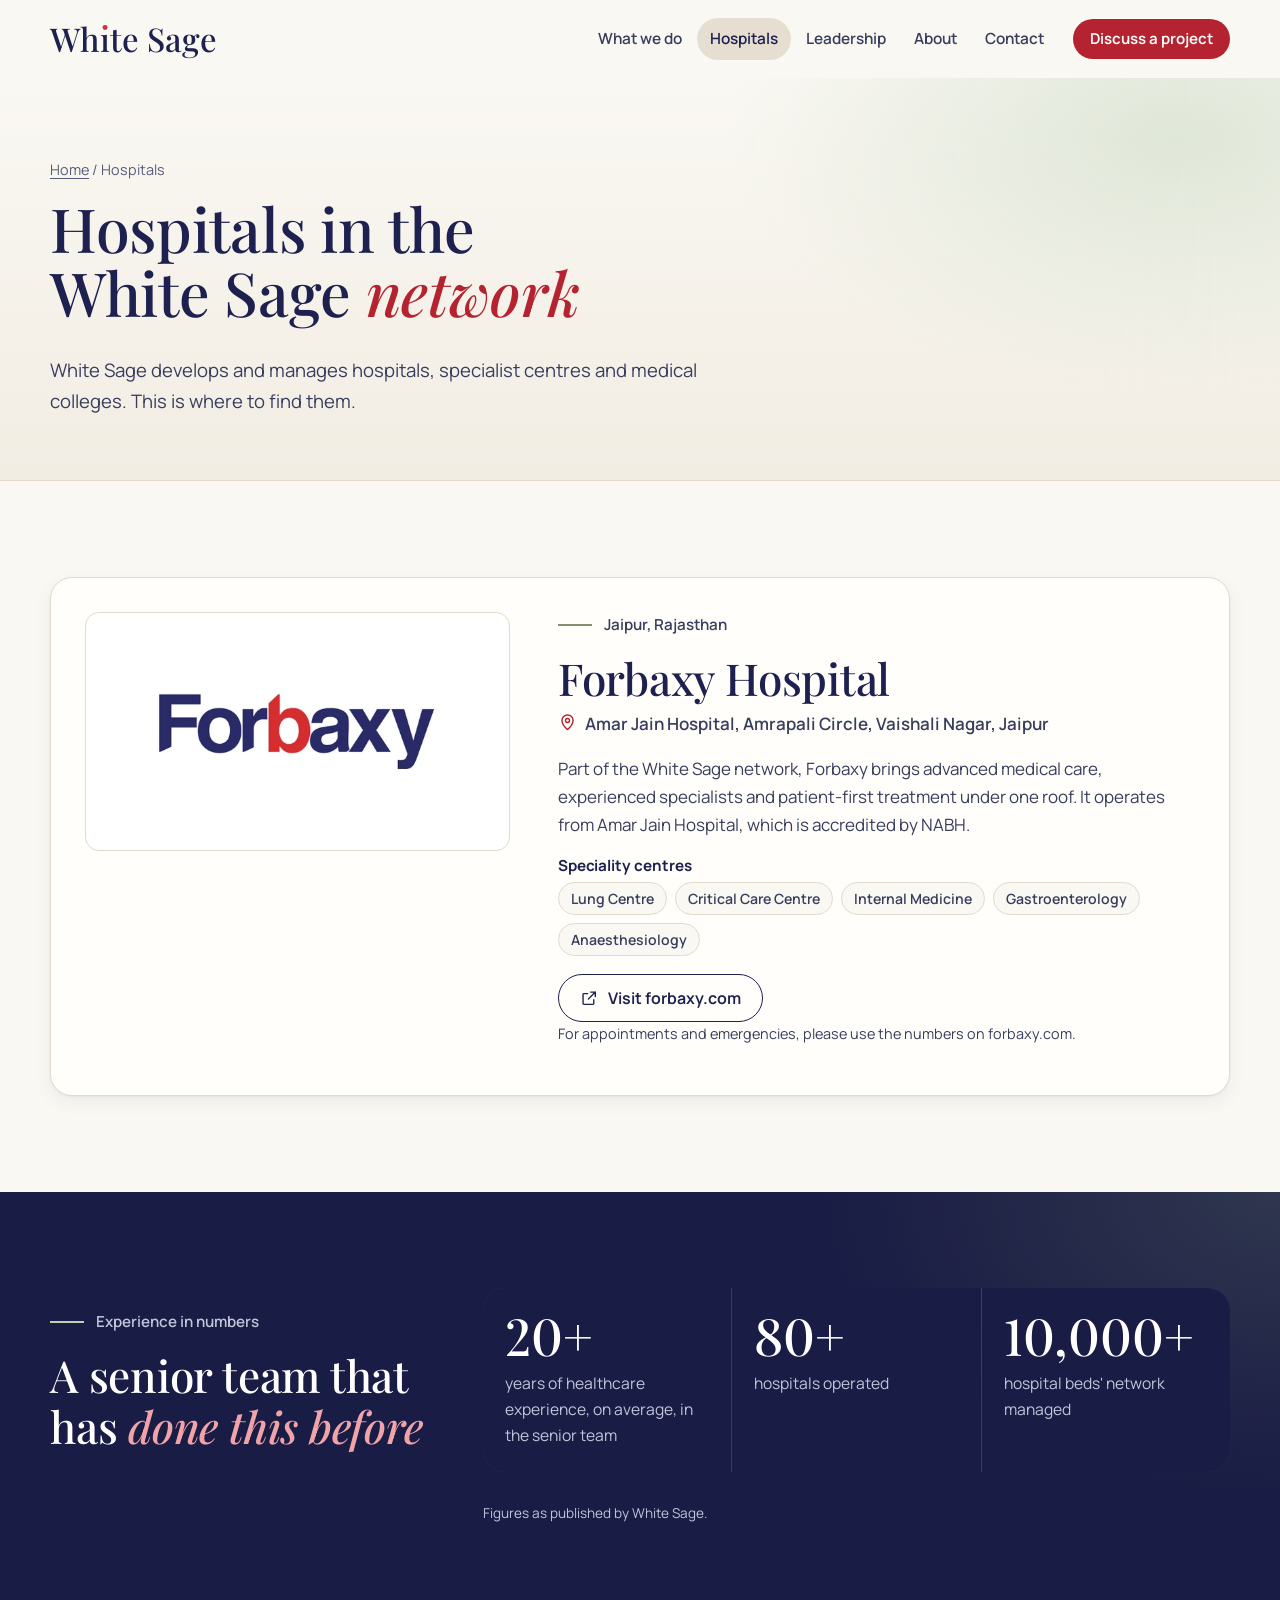
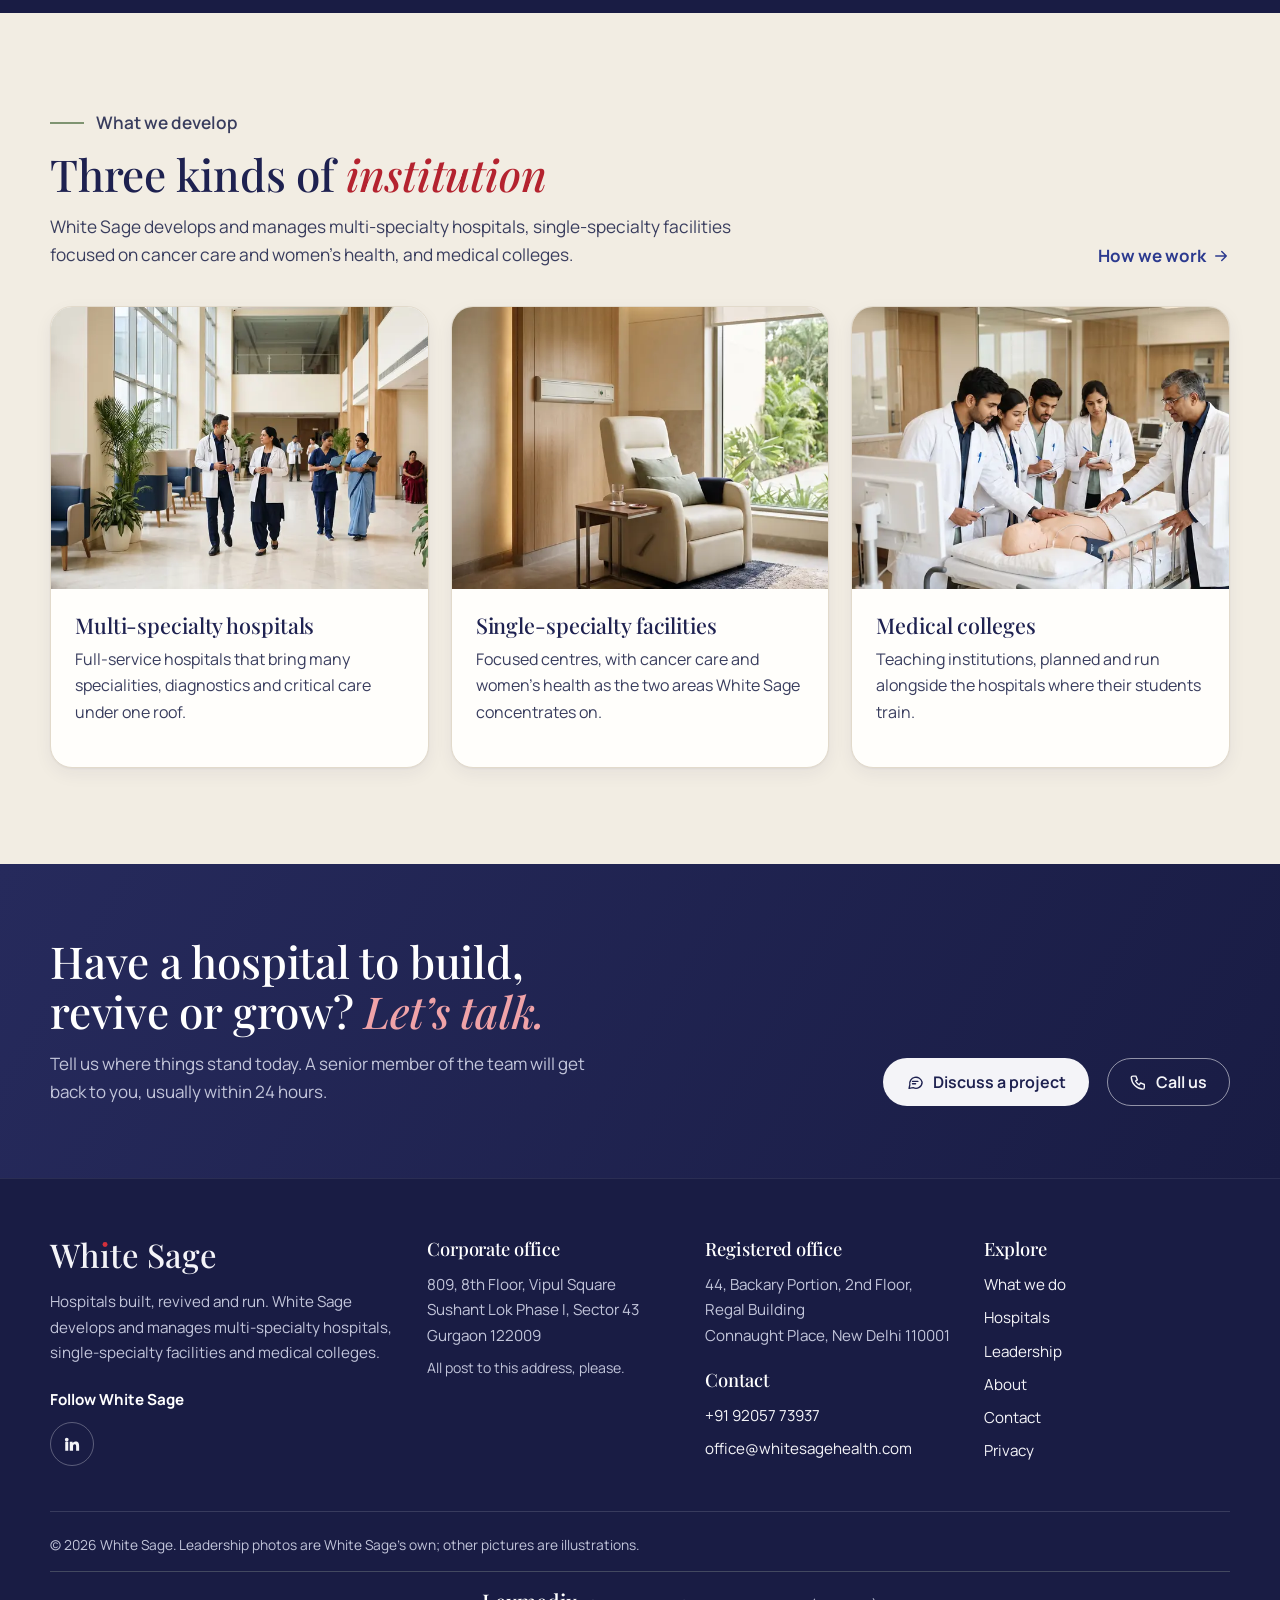
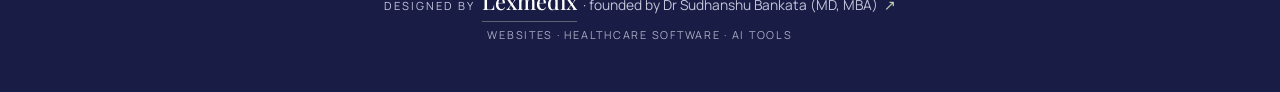
<file: hospitals/index.html>
<!doctype html>
<html lang="en-IN" data-root="../">
<head>
<meta charset="utf-8">
<meta name="viewport" content="width=device-width, initial-scale=1, viewport-fit=cover">
<title>Hospitals | White Sage</title>
<meta name="description" content="Hospitals in the White Sage network, including Forbaxy Hospital at Amar Jain Hospital, Vaishali Nagar, Jaipur.">
<meta name="robots" content="noindex, nofollow">
<link rel="canonical" href="https://drbankata.github.io/white-sage/hospitals/">
<meta name="theme-color" content="#262A5C">
<meta property="og:type" content="website">
<meta property="og:site_name" content="White Sage">
<meta property="og:title" content="Hospitals | White Sage">
<meta property="og:description" content="Hospitals in the White Sage network, including Forbaxy Hospital at Amar Jain Hospital, Vaishali Nagar, Jaipur.">
<meta property="og:url" content="https://drbankata.github.io/white-sage/hospitals/">
<meta property="og:image" content="https://drbankata.github.io/white-sage/assets/img/og-image.jpg">
<meta property="og:image:width" content="1200">
<meta property="og:image:height" content="630">
<meta property="og:locale" content="en_IN">
<meta name="twitter:card" content="summary_large_image">
<link rel="icon" href="../assets/img/favicon.svg" type="image/svg+xml">
<link rel="icon" href="../assets/img/favicon-32.png" sizes="32x32" type="image/png">
<link rel="apple-touch-icon" href="../assets/img/apple-touch-icon.png">
<link rel="preload" href="../assets/fonts/playfair.woff2" as="font" type="font/woff2" crossorigin>
<link rel="preload" href="../assets/fonts/manrope.woff2" as="font" type="font/woff2" crossorigin>
<link rel="stylesheet" href="../assets/css/site.css?v=cd726cce4c">
<script type="application/ld+json">{"@context": "https://schema.org", "@graph": [{"@type": "Organization", "@id": "https://drbankata.github.io/white-sage/#org", "name": "White Sage", "url": "https://drbankata.github.io/white-sage/", "logo": "https://drbankata.github.io/white-sage/assets/img/logo-512.png", "description": "White Sage develops and manages multi-specialty hospitals, single-specialty facilities focused on cancer care and women's health, and medical colleges.", "email": "office@whitesagehealth.com", "telephone": "+91-9205773937", "sameAs": ["https://www.linkedin.com/company/white-sage-health/"], "address": {"@type": "PostalAddress", "streetAddress": "809, 8th Floor, Vipul Square, Sushant Lok Phase I, Sector 43", "addressLocality": "Gurgaon", "addressRegion": "Haryana", "postalCode": "122009", "addressCountry": "IN"}}, {"@type": "WebSite", "@id": "https://drbankata.github.io/white-sage/#website", "name": "White Sage", "url": "https://drbankata.github.io/white-sage/", "publisher": {"@id": "https://drbankata.github.io/white-sage/#org"}}]}</script>
<script type="application/ld+json">{"@context": "https://schema.org", "@type": "BreadcrumbList", "itemListElement": [{"@type": "ListItem", "position": 1, "name": "Home", "item": "https://drbankata.github.io/white-sage/"}, {"@type": "ListItem", "position": 2, "name": "Hospitals", "item": "https://drbankata.github.io/white-sage/hospitals/"}]}</script>
</head>
<body>
<a class="skip" href="#main">Skip to content</a>
<header class="site-header">
  <div class="wrap head-in">
    <a class="brand" href="../"><span class="wm" aria-hidden="true">Wh<span class="wm-i">&#305;</span>te Sage</span><span class="sr-only">White Sage</span></a>
    <nav id="site-nav" aria-label="Main">
      <ul><li class="nav-home"><a href="../">Home</a></li><li><a href="../what-we-do/">What we do</a></li><li><a href="../hospitals/" aria-current="page">Hospitals</a></li><li><a href="../leadership/">Leadership</a></li><li><a href="../about/">About</a></li><li><a href="../contact/">Contact</a></li></ul>
      <div class="nav-extra">
        <a class="btn btn-red" href="../contact/#message"><svg viewBox="0 0 24 24" fill="none" stroke="currentColor" stroke-width="1.8" stroke-linecap="round" stroke-linejoin="round" aria-hidden="true"><path d="M21 12a8 8 0 0 1-11.6 7.1L4 20l1-4.6A8 8 0 1 1 21 12Z"/><path d="M8.5 11h7M8.5 14h4"/></svg>Discuss a project</a>
        <a class="btn btn-line" data-show="phone" href="#"><svg viewBox="0 0 24 24" fill="none" stroke="currentColor" stroke-width="1.8" stroke-linecap="round" stroke-linejoin="round" aria-hidden="true"><path d="M5 4h4l2 5-2.5 1.5a11 11 0 0 0 5 5L15 13l5 2v4a2 2 0 0 1-2 2A16 16 0 0 1 3 6a2 2 0 0 1 2-2"/></svg><span data-fill>Call White Sage</span></a>
        <a class="btn btn-line" data-show="email" href="#"><svg viewBox="0 0 24 24" fill="none" stroke="currentColor" stroke-width="1.8" stroke-linecap="round" stroke-linejoin="round" aria-hidden="true"><rect x="3" y="5" width="18" height="14" rx="2"/><path d="m3 7 9 6 9-6"/></svg><span data-fill>Email White Sage</span></a>
      </div>
    </nav>
    <a class="btn btn-red btn-s head-cta" href="../contact/#message">Discuss a project</a>
    <button class="menu-btn" type="button" aria-expanded="false" aria-controls="site-nav"><svg viewBox="0 0 24 24" fill="none" stroke="currentColor" stroke-width="1.8" stroke-linecap="round" aria-hidden="true"><path d="M4 7h16M4 12h16M4 17h10"/></svg><span class="sr-only">Open menu</span></button>
  </div>
</header>
<main id="main">
<section class="page-hero">
  <div class="wrap">
    <p class="crumbs"><a href="../">Home</a> <span aria-hidden="true">/</span> Hospitals</p>
    <h1>Hospitals in the White Sage <em>network</em></h1>
    <p class="lede">White Sage develops and manages hospitals, specialist centres and medical colleges. This is where to find them.</p>
  </div>
</section>
<section class="section" aria-labelledby="fb-h">
  <div class="wrap">
    <div class="feature feature-lg">
      <a class="feature-logo" href="https://forbaxy.com/" target="_blank" rel="noopener"><img src="../assets/img/forbaxy-logo.webp" width="560" height="160" alt="Forbaxy Hospital" loading="lazy" decoding="async"><span class="sr-only"> (opens in a new tab)</span></a>
      <div class="feature-copy">
        <p class="kicker"><span class="rule"></span>Jaipur, Rajasthan</p>
        <h2 id="fb-h">Forbaxy Hospital</h2>
        <p class="where"><svg viewBox="0 0 24 24" fill="none" stroke="currentColor" stroke-width="1.8" stroke-linecap="round" stroke-linejoin="round" aria-hidden="true"><path d="M12 21s-7-6.2-7-11.5A7 7 0 0 1 19 9.5C19 14.8 12 21 12 21Z"/><circle cx="12" cy="9.5" r="2.5"/></svg>Amar Jain Hospital, Amrapali Circle, Vaishali Nagar, Jaipur</p>
        <p>Part of the White Sage network, Forbaxy brings advanced medical care, experienced specialists and patient-first treatment under one roof. It operates from Amar Jain Hospital, which is accredited by NABH.</p>
        <h3 class="h4">Speciality centres</h3>
        <ul class="tags"><li>Lung Centre</li><li>Critical Care Centre</li><li>Internal Medicine</li><li>Gastroenterology</li><li>Anaesthesiology</li></ul>
        <div class="btn-row"><a class="btn btn-line" href="https://forbaxy.com/" target="_blank" rel="noopener"><svg viewBox="0 0 24 24" fill="none" stroke="currentColor" stroke-width="1.8" stroke-linecap="round" stroke-linejoin="round" aria-hidden="true"><path d="M14 4h6v6M20 4l-9 9M18 14v5a1 1 0 0 1-1 1H5a1 1 0 0 1-1-1V7a1 1 0 0 1 1-1h5"/></svg>Visit forbaxy.com<span class="sr-only"> (opens in a new tab)</span></a></div>
        <p class="small muted">For appointments and emergencies, please use the numbers on forbaxy.com.</p>
      </div>
    </div>
  </div>
</section>

<section class="stats-band" aria-labelledby="stats-h">
  <div class="wrap">
    <div class="stats-copy"><p class="kicker kicker-light"><span class="rule"></span>Experience in numbers</p>
      <h2 id="stats-h">A senior team that has <em>done this before</em></h2></div>
    <div class="stats"><div><b>20+</b><span>years of healthcare experience, on average, in the senior team</span></div><div><b>80+</b><span>hospitals operated</span></div><div><b>10,000+</b><span>hospital beds' network managed</span></div></div>
    <p class="stats-note">Figures as published by White Sage.</p>
  </div>
</section>
<section class="section parchment" aria-labelledby="sec-h">
  <div class="wrap">
    <div class="sec-head">
      <div><p class="kicker"><span class="rule"></span>What we develop</p><h2 id="sec-h">Three kinds of <em>institution</em></h2><p>White Sage develops and manages multi-specialty hospitals, single-specialty facilities focused on cancer care and women's health, and medical colleges.</p></div><a class="link-arrow" href="what-we-do/">How we work<svg viewBox="0 0 24 24" fill="none" stroke="currentColor" stroke-width="2" stroke-linecap="round" stroke-linejoin="round" aria-hidden="true"><path d="M5 12h14M13 6l6 6-6 6"/></svg></a>
    </div>
    <div class="cards three"><article class="card"><figure class="card-img"><img src="../assets/img/pics/multi.webp" srcset="../assets/img/pics/multi-640.webp 640w, ../assets/img/pics/multi.webp 960w" sizes="(min-width: 1100px) 33vw, (min-width: 640px) 50vw, 100vw" width="960" height="720" alt="Doctors and nurses in the corridor of a large multi-specialty hospital" loading="lazy" decoding="async"></figure><div class="card-body"><h3>Multi-specialty hospitals</h3><p>Full-service hospitals that bring many specialities, diagnostics and critical care under one roof.</p></div></article><article class="card"><figure class="card-img"><img src="../assets/img/pics/single.webp" srcset="../assets/img/pics/single-640.webp 640w, ../assets/img/pics/single.webp 960w" sizes="(min-width: 1100px) 33vw, (min-width: 640px) 50vw, 100vw" width="960" height="720" alt="A calm, modern treatment suite in a specialist cancer care centre" loading="lazy" decoding="async"></figure><div class="card-body"><h3>Single-specialty facilities</h3><p>Focused centres, with cancer care and women's health as the two areas White Sage concentrates on.</p></div></article><article class="card"><figure class="card-img"><img src="../assets/img/pics/college.webp" srcset="../assets/img/pics/college-640.webp 640w, ../assets/img/pics/college.webp 960w" sizes="(min-width: 1100px) 33vw, (min-width: 640px) 50vw, 100vw" width="960" height="720" alt="Medical students learning in a modern simulation lab" loading="lazy" decoding="async"></figure><div class="card-body"><h3>Medical colleges</h3><p>Teaching institutions, planned and run alongside the hospitals where their students train.</p></div></article></div>
  </div>
</section>
<section class="close-band">
  <div class="wrap">
    <div><h2>Have a hospital to build, revive or grow? <em>Let&rsquo;s talk.</em></h2><p>Tell us where things stand today. A senior member of the team will get back to you, usually within 24 hours.</p></div>
    <div class="btn-row"><a class="btn btn-light" href="../contact/#message"><svg viewBox="0 0 24 24" fill="none" stroke="currentColor" stroke-width="1.8" stroke-linecap="round" stroke-linejoin="round" aria-hidden="true"><path d="M21 12a8 8 0 0 1-11.6 7.1L4 20l1-4.6A8 8 0 1 1 21 12Z"/><path d="M8.5 11h7M8.5 14h4"/></svg>Discuss a project</a><a class="btn btn-ghost-light" data-show="phone" href="#"><svg viewBox="0 0 24 24" fill="none" stroke="currentColor" stroke-width="1.8" stroke-linecap="round" stroke-linejoin="round" aria-hidden="true"><path d="M5 4h4l2 5-2.5 1.5a11 11 0 0 0 5 5L15 13l5 2v4a2 2 0 0 1-2 2A16 16 0 0 1 3 6a2 2 0 0 1 2-2"/></svg>Call us</a></div>
  </div>
</section>
</main>
<footer class="site-footer">
  <div class="wrap">
    <div class="foot-grid">
      <div class="foot-brand">
        <a class="brand brand-foot" href="../"><span class="wm" aria-hidden="true">Wh<span class="wm-i">&#305;</span>te Sage</span><span class="sr-only">White Sage</span></a>
        <p>Hospitals built, revived and run. White Sage develops and manages multi-specialty hospitals, single-specialty facilities and medical colleges.</p>
        <p class="foot-follow">Follow White Sage</p>
        <ul class="socials" aria-label="Follow White Sage">
          <li><a data-show="linkedin" href="https://www.linkedin.com/company/white-sage-health/" target="_blank" rel="noopener" title="LinkedIn"><svg viewBox="0 0 24 24" fill="currentColor" aria-hidden="true"><path d="M4.98 3.5a2.5 2.5 0 1 1 0 5 2.5 2.5 0 0 1 0-5ZM3 9h4v12H3zM9 9h3.8v1.7h.1a4.2 4.2 0 0 1 3.8-2c4 0 4.8 2.6 4.8 6V21h-4v-5.6c0-1.3 0-3-1.9-3s-2.2 1.5-2.2 2.9V21H9z"/></svg><span class="sr-only">LinkedIn (opens in a new tab)</span></a></li>
        </ul>
      </div>
      <div><h2 class="fh">Corporate office</h2>
        <address>809, 8th Floor, Vipul Square<br>Sushant Lok Phase I, Sector 43<br>Gurgaon 122009</address>
        <p class="foot-note">All post to this address, please.</p>
      </div>
      <div><h2 class="fh">Registered office</h2>
        <address>44, Backary Portion, 2nd Floor, Regal Building<br>Connaught Place, New Delhi 110001</address>
        <h2 class="fh fh-gap">Contact</h2>
        <ul>
          <li><a data-show="phone" href="#"><span data-fill>Phone</span></a></li>
          <li><a data-show="email" href="#"><span data-fill>Email</span></a></li>
        </ul>
      </div>
      <div><h2 class="fh">Explore</h2><ul><li><a href="../what-we-do/">What we do</a></li><li><a href="../hospitals/">Hospitals</a></li><li><a href="../leadership/">Leadership</a></li><li><a href="../about/">About</a></li><li><a href="../contact/">Contact</a></li><li><a href="../privacy/">Privacy</a></li></ul></div>
    </div>
    <div class="foot-legal">
      <p>&copy; <span data-year>2026</span> White Sage. Leadership photos are White Sage&rsquo;s own; other pictures are illustrations.</p>
    </div>
    <div class="made-by"><a class="mb" href="https://lexmedix.in/services/" target="_blank" rel="noopener"><span class="mb-main"><span class="mb-pre">Designed by</span> <span class="mb-name">Lexmedix</span> <span class="mb-cred"><span class="mb-dot" aria-hidden="true">&middot; </span><span class="mb-sr">, </span>founded by Dr Sudhanshu Bankata (MD, MBA)</span><span class="mb-arrow" aria-hidden="true">&#8599;</span></span><span class="mb-sr">, </span><span class="mb-sub">Websites &middot; Healthcare software &middot; AI tools</span><span class="mb-sr"> (opens in a new tab)</span></a></div>
  </div>
</footer>
<nav class="mbar" aria-label="Quick actions">
  <a data-show="phone" href="#"><svg viewBox="0 0 24 24" fill="none" stroke="currentColor" stroke-width="1.8" stroke-linecap="round" stroke-linejoin="round" aria-hidden="true"><path d="M5 4h4l2 5-2.5 1.5a11 11 0 0 0 5 5L15 13l5 2v4a2 2 0 0 1-2 2A16 16 0 0 1 3 6a2 2 0 0 1 2-2"/></svg>Call</a>
  <a data-show="email" href="#"><svg viewBox="0 0 24 24" fill="none" stroke="currentColor" stroke-width="1.8" stroke-linecap="round" stroke-linejoin="round" aria-hidden="true"><rect x="3" y="5" width="18" height="14" rx="2"/><path d="m3 7 9 6 9-6"/></svg>Email</a>
  <a class="book" href="../contact/#message"><svg viewBox="0 0 24 24" fill="none" stroke="currentColor" stroke-width="1.8" stroke-linecap="round" stroke-linejoin="round" aria-hidden="true"><path d="M21 12a8 8 0 0 1-11.6 7.1L4 20l1-4.6A8 8 0 1 1 21 12Z"/><path d="M8.5 11h7M8.5 14h4"/></svg>Discuss</a>
</nav>
<button class="to-top" type="button" aria-label="Back to top"><svg viewBox="0 0 24 24" fill="none" stroke="currentColor" stroke-width="2" stroke-linecap="round" stroke-linejoin="round" aria-hidden="true"><path d="M12 19V5M5 12l7-7 7 7"/></svg></button>
<dialog id="send-dlg" aria-labelledby="send-title">
  <div class="dlg-in">
    <button class="dlg-x" type="button" data-close aria-label="Close"><svg viewBox="0 0 24 24" fill="none" stroke="currentColor" stroke-width="2" stroke-linecap="round" aria-hidden="true"><path d="M6 6l12 12M18 6 6 18"/></svg></button>
    <h2 id="send-title">Almost done</h2>
    <p data-unsent>Your message is ready. Send it by email, or copy it into WhatsApp or a letter. White Sage usually replies within 24 hours.</p>
    <p data-sent hidden class="ok-line">Sent. White Sage will get back to you, usually within 24 hours.</p>
    <pre class="msg-preview" tabindex="0" aria-label="Your message"></pre>
    <div class="send-opts">
      <a class="btn btn-red" data-send="email" href="#"><svg viewBox="0 0 24 24" fill="none" stroke="currentColor" stroke-width="1.8" stroke-linecap="round" stroke-linejoin="round" aria-hidden="true"><rect x="3" y="5" width="18" height="14" rx="2"/><path d="m3 7 9 6 9-6"/></svg>Send by email</a>
      <a class="btn btn-line" data-send="whatsapp" href="#"><svg viewBox="0 0 24 24" fill="none" stroke="currentColor" stroke-width="1.8" stroke-linecap="round" stroke-linejoin="round" aria-hidden="true"><path d="M21 12a8 8 0 0 1-11.6 7.1L4 20l1-4.6A8 8 0 1 1 21 12Z"/><path d="M8.5 11h7M8.5 14h4"/></svg>Send on WhatsApp</a>
      <a class="btn btn-line" data-send="form" href="#" hidden>Open the enquiry form</a>
      <button class="btn btn-line" type="button" data-copy><svg viewBox="0 0 24 24" fill="none" stroke="currentColor" stroke-width="1.8" stroke-linecap="round" stroke-linejoin="round" aria-hidden="true"><rect x="8" y="8" width="12" height="12" rx="2"/><path d="M16 8V6a2 2 0 0 0-2-2H6a2 2 0 0 0-2 2v8a2 2 0 0 0 2 2h2"/></svg>Copy the message</button>
    </div>
    <p class="small muted dlg-foot">Nothing is stored on this website. Your message goes only where you send it.</p>
  </div>
</dialog>
<script src="../assets/js/site.js?v=cd726cce4c" defer></script>
</body>
</html>
</file>
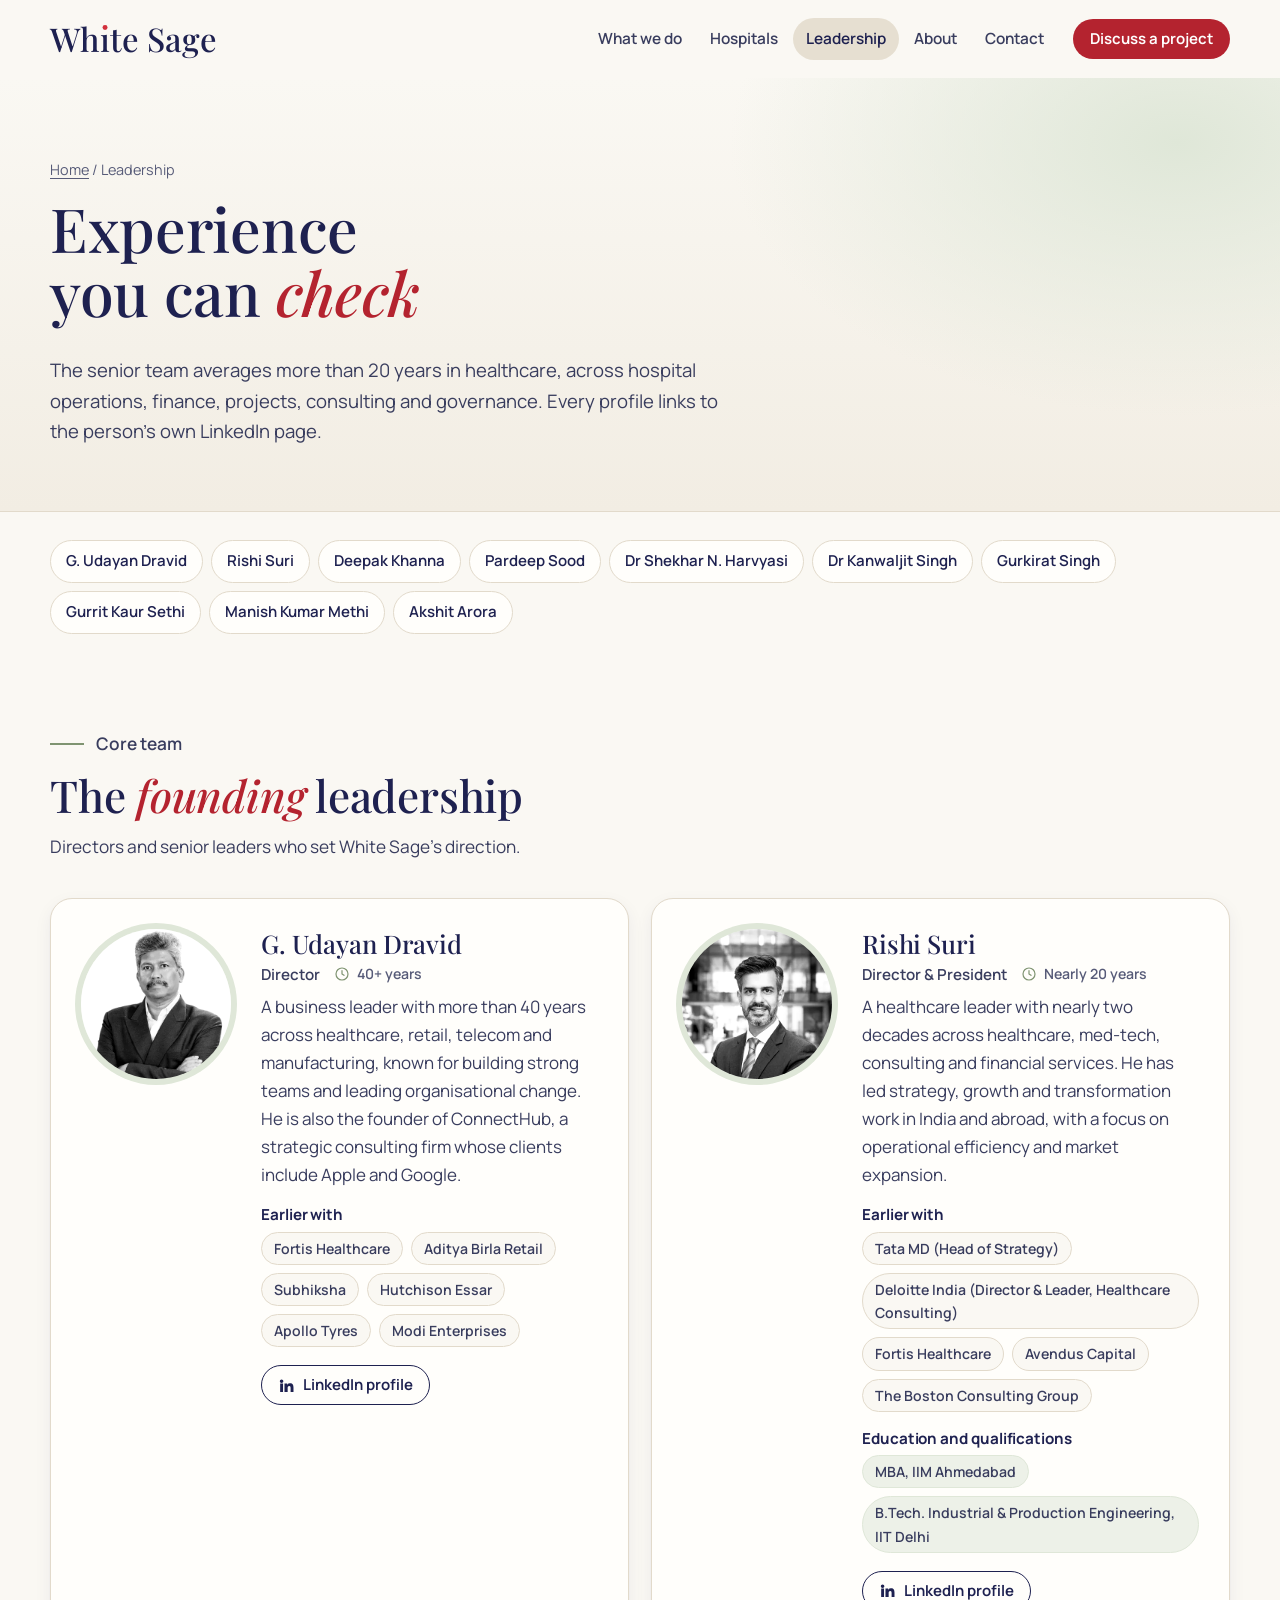
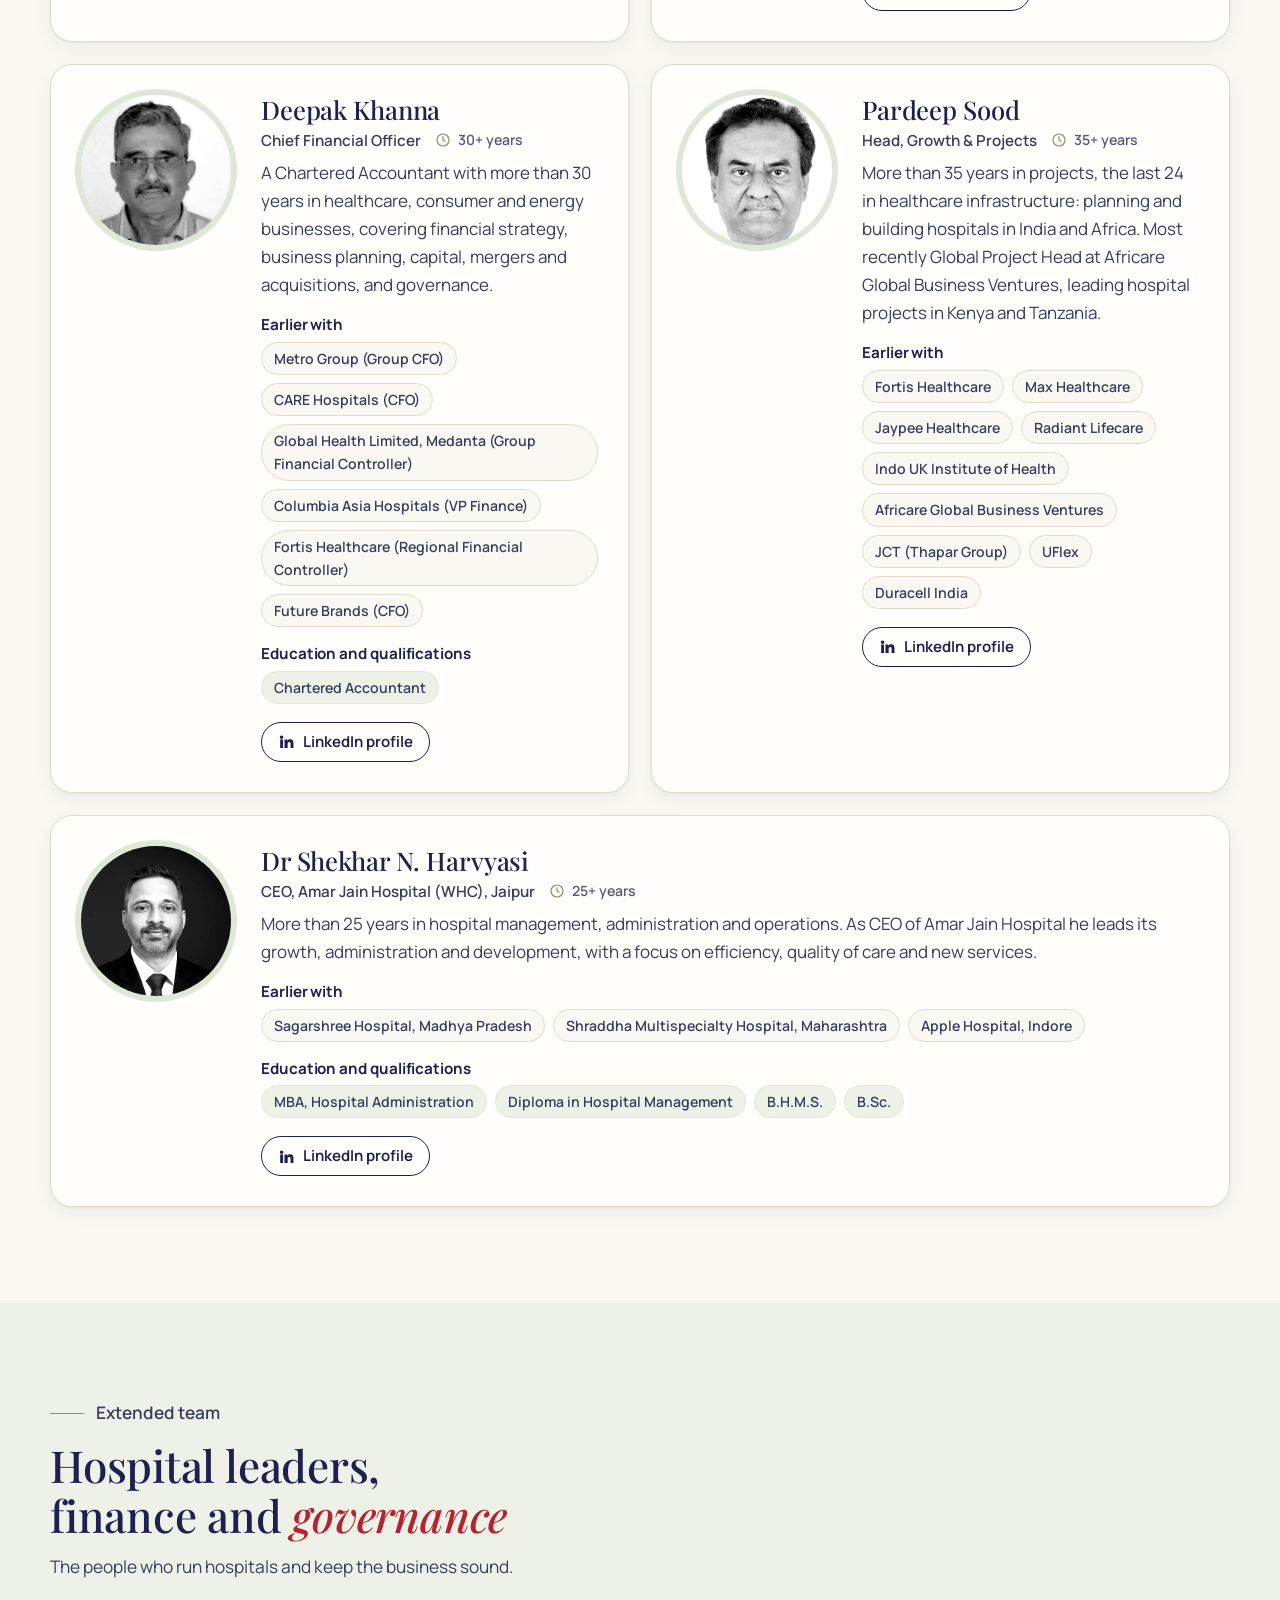
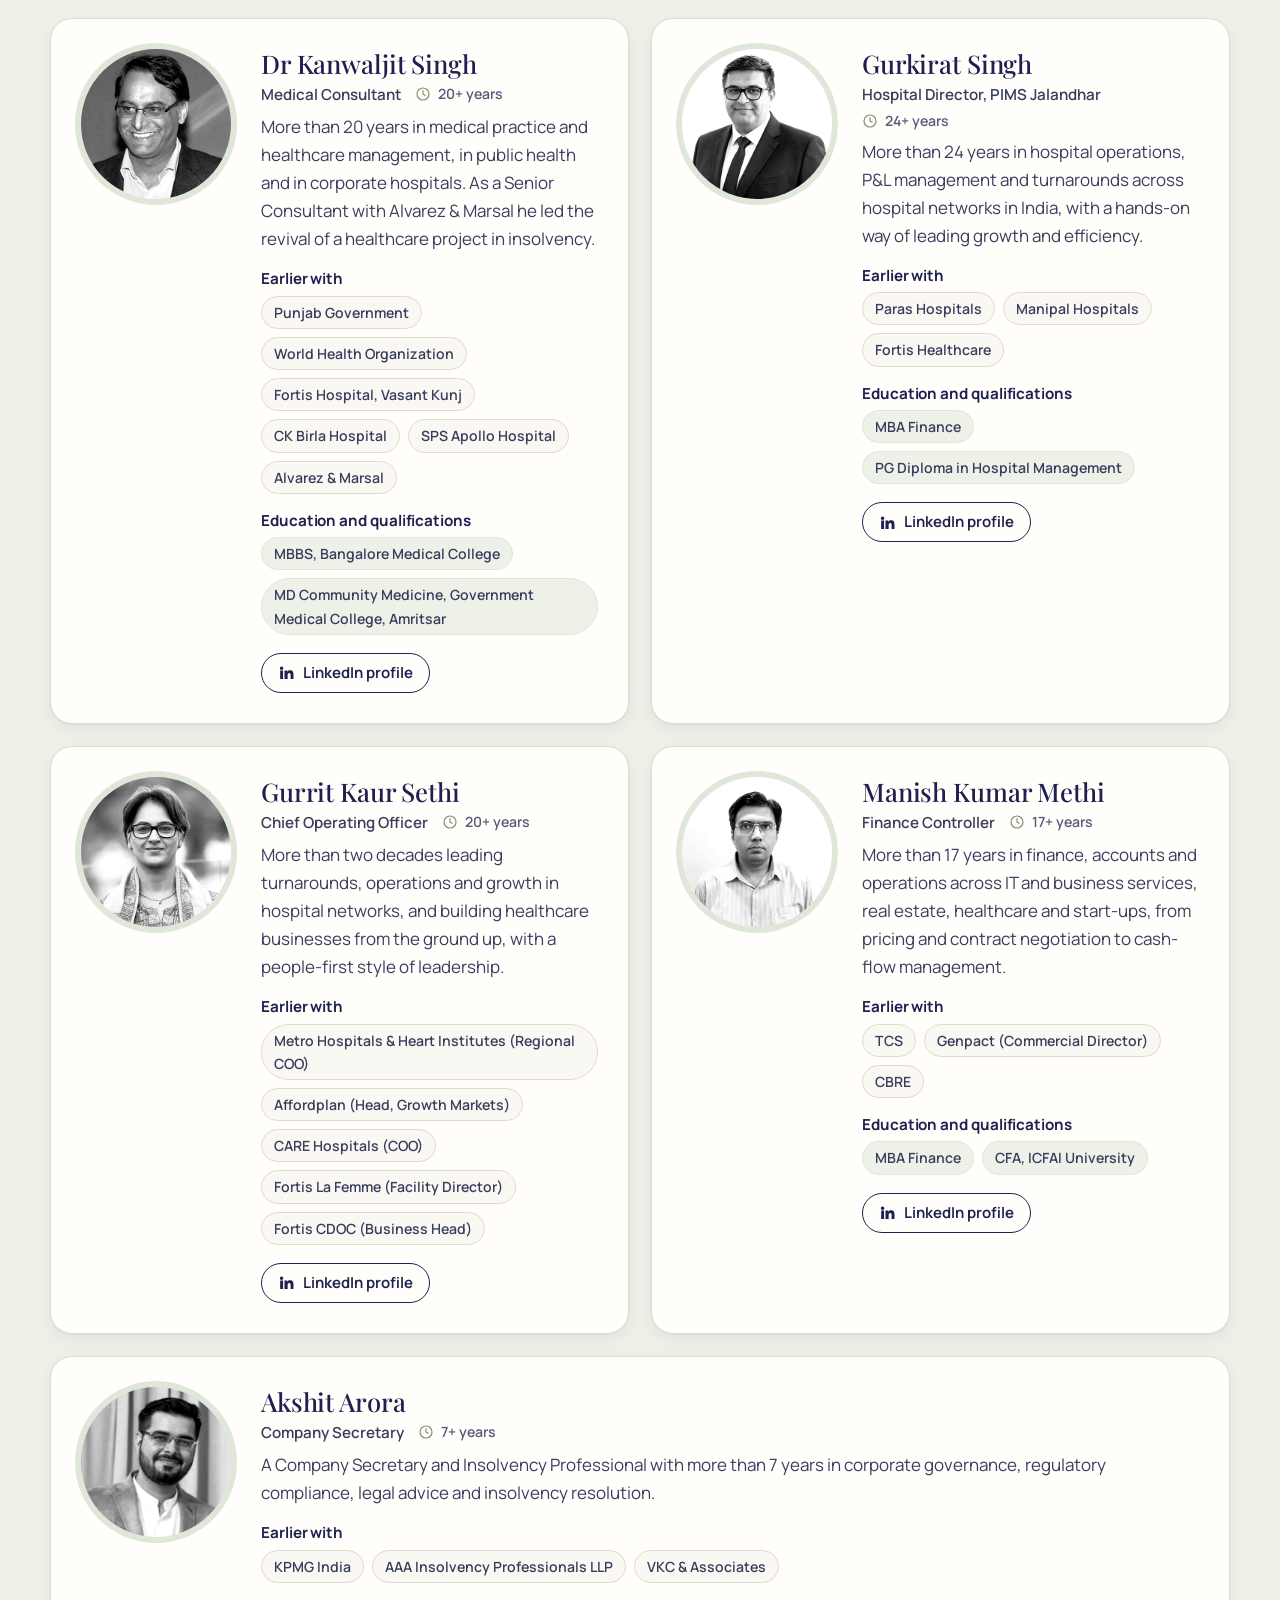
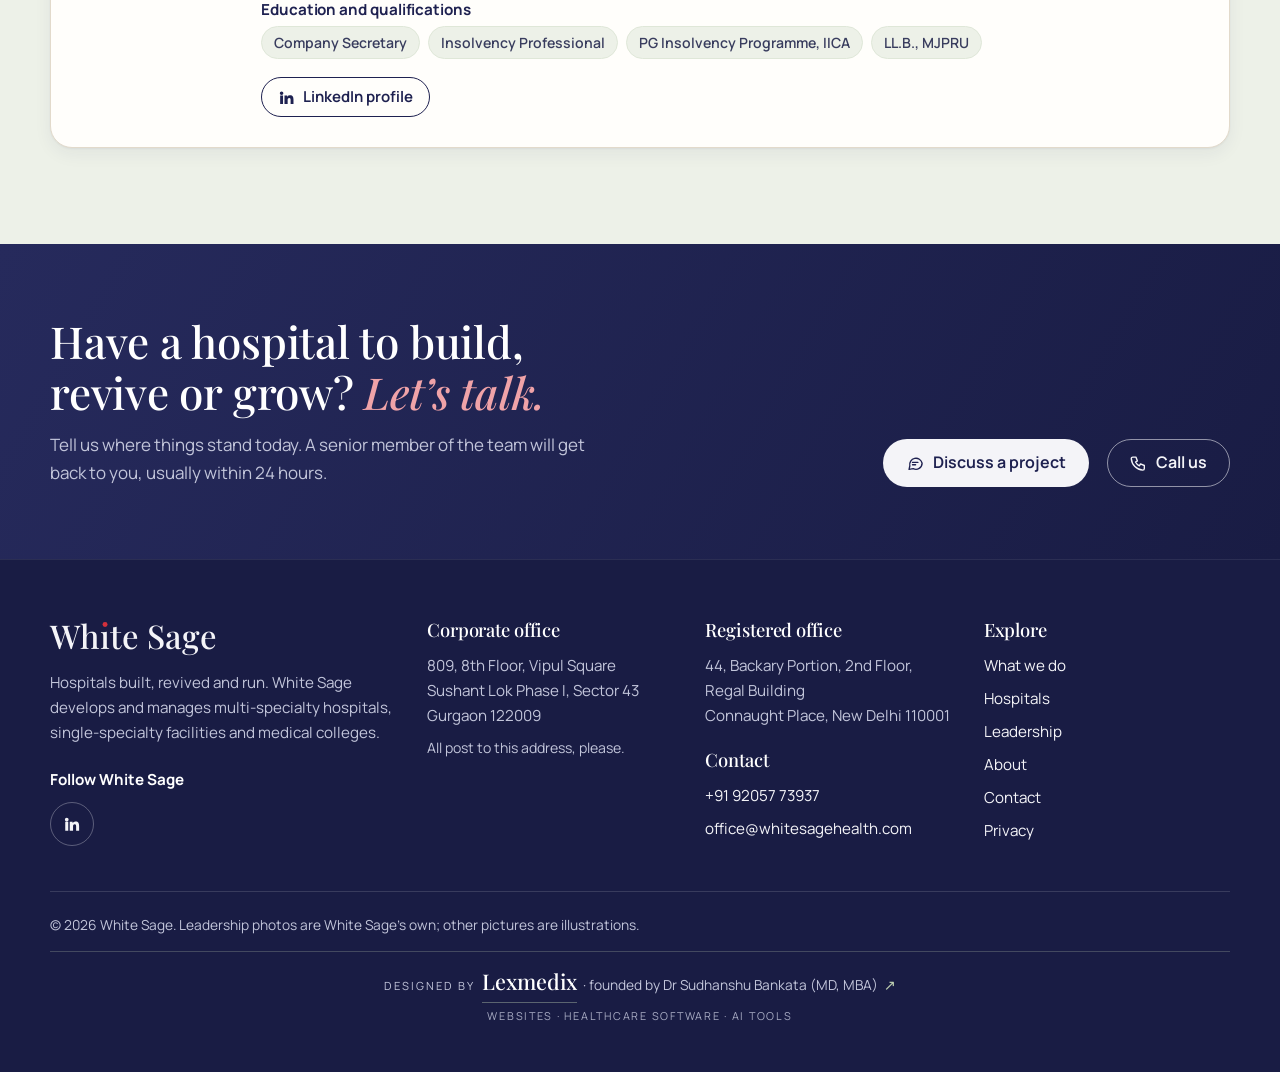
<file: leadership/index.html>
<!doctype html>
<html lang="en-IN" data-root="../">
<head>
<meta charset="utf-8">
<meta name="viewport" content="width=device-width, initial-scale=1, viewport-fit=cover">
<title>Leadership | White Sage</title>
<meta name="description" content="Meet the White Sage leadership: hospital operators, finance leaders and project builders with decades in Indian healthcare.">
<meta name="robots" content="noindex, nofollow">
<link rel="canonical" href="https://drbankata.github.io/white-sage/leadership/">
<meta name="theme-color" content="#262A5C">
<meta property="og:type" content="website">
<meta property="og:site_name" content="White Sage">
<meta property="og:title" content="Leadership | White Sage">
<meta property="og:description" content="Meet the White Sage leadership: hospital operators, finance leaders and project builders with decades in Indian healthcare.">
<meta property="og:url" content="https://drbankata.github.io/white-sage/leadership/">
<meta property="og:image" content="https://drbankata.github.io/white-sage/assets/img/og-image.jpg">
<meta property="og:image:width" content="1200">
<meta property="og:image:height" content="630">
<meta property="og:locale" content="en_IN">
<meta name="twitter:card" content="summary_large_image">
<link rel="icon" href="../assets/img/favicon.svg" type="image/svg+xml">
<link rel="icon" href="../assets/img/favicon-32.png" sizes="32x32" type="image/png">
<link rel="apple-touch-icon" href="../assets/img/apple-touch-icon.png">
<link rel="preload" href="../assets/fonts/playfair.woff2" as="font" type="font/woff2" crossorigin>
<link rel="preload" href="../assets/fonts/manrope.woff2" as="font" type="font/woff2" crossorigin>
<link rel="stylesheet" href="../assets/css/site.css?v=cd726cce4c">
<script type="application/ld+json">{"@context": "https://schema.org", "@graph": [{"@type": "Organization", "@id": "https://drbankata.github.io/white-sage/#org", "name": "White Sage", "url": "https://drbankata.github.io/white-sage/", "logo": "https://drbankata.github.io/white-sage/assets/img/logo-512.png", "description": "White Sage develops and manages multi-specialty hospitals, single-specialty facilities focused on cancer care and women's health, and medical colleges.", "email": "office@whitesagehealth.com", "telephone": "+91-9205773937", "sameAs": ["https://www.linkedin.com/company/white-sage-health/"], "address": {"@type": "PostalAddress", "streetAddress": "809, 8th Floor, Vipul Square, Sushant Lok Phase I, Sector 43", "addressLocality": "Gurgaon", "addressRegion": "Haryana", "postalCode": "122009", "addressCountry": "IN"}}, {"@type": "WebSite", "@id": "https://drbankata.github.io/white-sage/#website", "name": "White Sage", "url": "https://drbankata.github.io/white-sage/", "publisher": {"@id": "https://drbankata.github.io/white-sage/#org"}}]}</script>
<script type="application/ld+json">{"@context": "https://schema.org", "@type": "BreadcrumbList", "itemListElement": [{"@type": "ListItem", "position": 1, "name": "Home", "item": "https://drbankata.github.io/white-sage/"}, {"@type": "ListItem", "position": 2, "name": "Leadership", "item": "https://drbankata.github.io/white-sage/leadership/"}]}</script>
<script type="application/ld+json">{"@context": "https://schema.org", "@graph": [{"@type": "Person", "name": "G. Udayan Dravid", "jobTitle": "Director", "worksFor": {"@id": "https://drbankata.github.io/white-sage/#org"}, "image": "https://drbankata.github.io/white-sage/assets/img/team/udayan-dravid.webp", "sameAs": ["https://www.linkedin.com/in/udayan-dravid-81348a79"], "url": "https://drbankata.github.io/white-sage/leadership/#udayan-dravid"}, {"@type": "Person", "name": "Rishi Suri", "jobTitle": "Director & President", "worksFor": {"@id": "https://drbankata.github.io/white-sage/#org"}, "image": "https://drbankata.github.io/white-sage/assets/img/team/rishi-suri.webp", "sameAs": ["https://www.linkedin.com/in/rishisuri"], "url": "https://drbankata.github.io/white-sage/leadership/#rishi-suri"}, {"@type": "Person", "name": "Deepak Khanna", "jobTitle": "Chief Financial Officer", "worksFor": {"@id": "https://drbankata.github.io/white-sage/#org"}, "image": "https://drbankata.github.io/white-sage/assets/img/team/deepak-khanna.webp", "sameAs": ["https://www.linkedin.com/in/deepakkhanna1967"], "url": "https://drbankata.github.io/white-sage/leadership/#deepak-khanna"}, {"@type": "Person", "name": "Pardeep Sood", "jobTitle": "Head, Growth & Projects", "worksFor": {"@id": "https://drbankata.github.io/white-sage/#org"}, "image": "https://drbankata.github.io/white-sage/assets/img/team/pardeep-sood.webp", "sameAs": ["https://www.linkedin.com/in/pardeep-sood-2a756723"], "url": "https://drbankata.github.io/white-sage/leadership/#pardeep-sood"}, {"@type": "Person", "name": "Shekhar N. Harvyasi", "jobTitle": "CEO, Amar Jain Hospital (WHC), Jaipur", "worksFor": {"@id": "https://drbankata.github.io/white-sage/#org"}, "image": "https://drbankata.github.io/white-sage/assets/img/team/shekhar-harvyasi.webp", "sameAs": ["https://www.linkedin.com/in/shekharnharvyasi"], "url": "https://drbankata.github.io/white-sage/leadership/#shekhar-harvyasi"}, {"@type": "Person", "name": "Kanwaljit Singh", "jobTitle": "Medical Consultant", "worksFor": {"@id": "https://drbankata.github.io/white-sage/#org"}, "image": "https://drbankata.github.io/white-sage/assets/img/team/kanwaljit-singh.webp", "sameAs": ["https://www.linkedin.com/in/dr-kanwaljit-singh-198b85124"], "url": "https://drbankata.github.io/white-sage/leadership/#kanwaljit-singh"}, {"@type": "Person", "name": "Gurkirat Singh", "jobTitle": "Hospital Director, PIMS Jalandhar", "worksFor": {"@id": "https://drbankata.github.io/white-sage/#org"}, "image": "https://drbankata.github.io/white-sage/assets/img/team/gurkirat-singh.webp", "sameAs": ["https://www.linkedin.com/in/gurkirat-singh-22b904112"], "url": "https://drbankata.github.io/white-sage/leadership/#gurkirat-singh"}, {"@type": "Person", "name": "Gurrit Kaur Sethi", "jobTitle": "Chief Operating Officer", "worksFor": {"@id": "https://drbankata.github.io/white-sage/#org"}, "image": "https://drbankata.github.io/white-sage/assets/img/team/gurrit-kaur-sethi.webp", "sameAs": ["https://www.linkedin.com/in/gurrit-kaur-sethi-37b1689"], "url": "https://drbankata.github.io/white-sage/leadership/#gurrit-kaur-sethi"}, {"@type": "Person", "name": "Manish Kumar Methi", "jobTitle": "Finance Controller", "worksFor": {"@id": "https://drbankata.github.io/white-sage/#org"}, "image": "https://drbankata.github.io/white-sage/assets/img/team/manish-kumar-methi.webp", "sameAs": ["https://www.linkedin.com/in/manish-kumar-methi-05139321"], "url": "https://drbankata.github.io/white-sage/leadership/#manish-kumar-methi"}, {"@type": "Person", "name": "Akshit Arora", "jobTitle": "Company Secretary", "worksFor": {"@id": "https://drbankata.github.io/white-sage/#org"}, "image": "https://drbankata.github.io/white-sage/assets/img/team/akshit-arora.webp", "sameAs": ["https://www.linkedin.com/in/cs-akshitarora"], "url": "https://drbankata.github.io/white-sage/leadership/#akshit-arora"}]}</script>
</head>
<body>
<a class="skip" href="#main">Skip to content</a>
<header class="site-header">
  <div class="wrap head-in">
    <a class="brand" href="../"><span class="wm" aria-hidden="true">Wh<span class="wm-i">&#305;</span>te Sage</span><span class="sr-only">White Sage</span></a>
    <nav id="site-nav" aria-label="Main">
      <ul><li class="nav-home"><a href="../">Home</a></li><li><a href="../what-we-do/">What we do</a></li><li><a href="../hospitals/">Hospitals</a></li><li><a href="../leadership/" aria-current="page">Leadership</a></li><li><a href="../about/">About</a></li><li><a href="../contact/">Contact</a></li></ul>
      <div class="nav-extra">
        <a class="btn btn-red" href="../contact/#message"><svg viewBox="0 0 24 24" fill="none" stroke="currentColor" stroke-width="1.8" stroke-linecap="round" stroke-linejoin="round" aria-hidden="true"><path d="M21 12a8 8 0 0 1-11.6 7.1L4 20l1-4.6A8 8 0 1 1 21 12Z"/><path d="M8.5 11h7M8.5 14h4"/></svg>Discuss a project</a>
        <a class="btn btn-line" data-show="phone" href="#"><svg viewBox="0 0 24 24" fill="none" stroke="currentColor" stroke-width="1.8" stroke-linecap="round" stroke-linejoin="round" aria-hidden="true"><path d="M5 4h4l2 5-2.5 1.5a11 11 0 0 0 5 5L15 13l5 2v4a2 2 0 0 1-2 2A16 16 0 0 1 3 6a2 2 0 0 1 2-2"/></svg><span data-fill>Call White Sage</span></a>
        <a class="btn btn-line" data-show="email" href="#"><svg viewBox="0 0 24 24" fill="none" stroke="currentColor" stroke-width="1.8" stroke-linecap="round" stroke-linejoin="round" aria-hidden="true"><rect x="3" y="5" width="18" height="14" rx="2"/><path d="m3 7 9 6 9-6"/></svg><span data-fill>Email White Sage</span></a>
      </div>
    </nav>
    <a class="btn btn-red btn-s head-cta" href="../contact/#message">Discuss a project</a>
    <button class="menu-btn" type="button" aria-expanded="false" aria-controls="site-nav"><svg viewBox="0 0 24 24" fill="none" stroke="currentColor" stroke-width="1.8" stroke-linecap="round" aria-hidden="true"><path d="M4 7h16M4 12h16M4 17h10"/></svg><span class="sr-only">Open menu</span></button>
  </div>
</header>
<main id="main">
<section class="page-hero">
  <div class="wrap">
    <p class="crumbs"><a href="../">Home</a> <span aria-hidden="true">/</span> Leadership</p>
    <h1>Experience you can <em>check</em></h1>
    <p class="lede">The senior team averages more than 20 years in healthcare, across hospital operations, finance, projects, consulting and governance. Every profile links to the person&rsquo;s own LinkedIn page.</p>
  </div>
</section>
<nav class="wrap toc-wrap" aria-label="People on this page"><ul class="toc"><li><a href="#udayan-dravid">G. Udayan Dravid</a></li><li><a href="#rishi-suri">Rishi Suri</a></li><li><a href="#deepak-khanna">Deepak Khanna</a></li><li><a href="#pardeep-sood">Pardeep Sood</a></li><li><a href="#shekhar-harvyasi">Dr Shekhar N. Harvyasi</a></li><li><a href="#kanwaljit-singh">Dr Kanwaljit Singh</a></li><li><a href="#gurkirat-singh">Gurkirat Singh</a></li><li><a href="#gurrit-kaur-sethi">Gurrit Kaur Sethi</a></li><li><a href="#manish-kumar-methi">Manish Kumar Methi</a></li><li><a href="#akshit-arora">Akshit Arora</a></li></ul></nav>
<section class="section" aria-labelledby="core-h">
  <div class="wrap">
    <div class="sec-head">
      <div><p class="kicker"><span class="rule"></span>Core team</p><h2 id="core-h">The <em>founding</em> leadership</h2><p>Directors and senior leaders who set White Sage&rsquo;s direction.</p></div>
    </div>
    <div class="profiles">
    <article class="profile" id="udayan-dravid" aria-labelledby="udayan-dravid-h">
      <figure class="profile-img"><img src="../assets/img/team/udayan-dravid.webp" width="400" height="400" alt="G. Udayan Dravid" loading="lazy" decoding="async"></figure>
      <div class="profile-copy">
        <h3 id="udayan-dravid-h">G. Udayan Dravid</h3>
        <p class="role">Director <span class="yrs"><svg viewBox="0 0 24 24" fill="none" stroke="currentColor" stroke-width="1.8" stroke-linecap="round" stroke-linejoin="round" aria-hidden="true"><circle cx="12" cy="12" r="9"/><path d="M12 7v5l3 2"/></svg>40+ years</span></p>
        <p>A business leader with more than 40 years across healthcare, retail, telecom and manufacturing, known for building strong teams and leading organisational change. He is also the founder of ConnectHub, a strategic consulting firm whose clients include Apple and Google.</p>
        <h4>Earlier with</h4><ul class="tags"><li>Fortis Healthcare</li><li>Aditya Birla Retail</li><li>Subhiksha</li><li>Hutchison Essar</li><li>Apollo Tyres</li><li>Modi Enterprises</li></ul>
        <a class="btn btn-line btn-s" href="https://www.linkedin.com/in/udayan-dravid-81348a79" target="_blank" rel="noopener"><svg viewBox="0 0 24 24" fill="currentColor" aria-hidden="true"><path d="M4.98 3.5a2.5 2.5 0 1 1 0 5 2.5 2.5 0 0 1 0-5ZM3 9h4v12H3zM9 9h3.8v1.7h.1a4.2 4.2 0 0 1 3.8-2c4 0 4.8 2.6 4.8 6V21h-4v-5.6c0-1.3 0-3-1.9-3s-2.2 1.5-2.2 2.9V21H9z"/></svg>LinkedIn profile<span class="sr-only"> of G. Udayan Dravid (opens in a new tab)</span></a>
      </div>
    </article>
    <article class="profile" id="rishi-suri" aria-labelledby="rishi-suri-h">
      <figure class="profile-img"><img src="../assets/img/team/rishi-suri.webp" width="400" height="400" alt="Rishi Suri" loading="lazy" decoding="async"></figure>
      <div class="profile-copy">
        <h3 id="rishi-suri-h">Rishi Suri</h3>
        <p class="role">Director &amp; President <span class="yrs"><svg viewBox="0 0 24 24" fill="none" stroke="currentColor" stroke-width="1.8" stroke-linecap="round" stroke-linejoin="round" aria-hidden="true"><circle cx="12" cy="12" r="9"/><path d="M12 7v5l3 2"/></svg>Nearly 20 years</span></p>
        <p>A healthcare leader with nearly two decades across healthcare, med-tech, consulting and financial services. He has led strategy, growth and transformation work in India and abroad, with a focus on operational efficiency and market expansion.</p>
        <h4>Earlier with</h4><ul class="tags"><li>Tata MD (Head of Strategy)</li><li>Deloitte India (Director &amp; Leader, Healthcare Consulting)</li><li>Fortis Healthcare</li><li>Avendus Capital</li><li>The Boston Consulting Group</li></ul><h4>Education and qualifications</h4><ul class="tags tags-soft"><li>MBA, IIM Ahmedabad</li><li>B.Tech. Industrial &amp; Production Engineering, IIT Delhi</li></ul>
        <a class="btn btn-line btn-s" href="https://www.linkedin.com/in/rishisuri" target="_blank" rel="noopener"><svg viewBox="0 0 24 24" fill="currentColor" aria-hidden="true"><path d="M4.98 3.5a2.5 2.5 0 1 1 0 5 2.5 2.5 0 0 1 0-5ZM3 9h4v12H3zM9 9h3.8v1.7h.1a4.2 4.2 0 0 1 3.8-2c4 0 4.8 2.6 4.8 6V21h-4v-5.6c0-1.3 0-3-1.9-3s-2.2 1.5-2.2 2.9V21H9z"/></svg>LinkedIn profile<span class="sr-only"> of Rishi Suri (opens in a new tab)</span></a>
      </div>
    </article>
    <article class="profile" id="deepak-khanna" aria-labelledby="deepak-khanna-h">
      <figure class="profile-img"><img src="../assets/img/team/deepak-khanna.webp" width="400" height="400" alt="Deepak Khanna" loading="lazy" decoding="async"></figure>
      <div class="profile-copy">
        <h3 id="deepak-khanna-h">Deepak Khanna</h3>
        <p class="role">Chief Financial Officer <span class="yrs"><svg viewBox="0 0 24 24" fill="none" stroke="currentColor" stroke-width="1.8" stroke-linecap="round" stroke-linejoin="round" aria-hidden="true"><circle cx="12" cy="12" r="9"/><path d="M12 7v5l3 2"/></svg>30+ years</span></p>
        <p>A Chartered Accountant with more than 30 years in healthcare, consumer and energy businesses, covering financial strategy, business planning, capital, mergers and acquisitions, and governance.</p>
        <h4>Earlier with</h4><ul class="tags"><li>Metro Group (Group CFO)</li><li>CARE Hospitals (CFO)</li><li>Global Health Limited, Medanta (Group Financial Controller)</li><li>Columbia Asia Hospitals (VP Finance)</li><li>Fortis Healthcare (Regional Financial Controller)</li><li>Future Brands (CFO)</li></ul><h4>Education and qualifications</h4><ul class="tags tags-soft"><li>Chartered Accountant</li></ul>
        <a class="btn btn-line btn-s" href="https://www.linkedin.com/in/deepakkhanna1967" target="_blank" rel="noopener"><svg viewBox="0 0 24 24" fill="currentColor" aria-hidden="true"><path d="M4.98 3.5a2.5 2.5 0 1 1 0 5 2.5 2.5 0 0 1 0-5ZM3 9h4v12H3zM9 9h3.8v1.7h.1a4.2 4.2 0 0 1 3.8-2c4 0 4.8 2.6 4.8 6V21h-4v-5.6c0-1.3 0-3-1.9-3s-2.2 1.5-2.2 2.9V21H9z"/></svg>LinkedIn profile<span class="sr-only"> of Deepak Khanna (opens in a new tab)</span></a>
      </div>
    </article>
    <article class="profile" id="pardeep-sood" aria-labelledby="pardeep-sood-h">
      <figure class="profile-img"><img src="../assets/img/team/pardeep-sood.webp" width="400" height="400" alt="Pardeep Sood" loading="lazy" decoding="async"></figure>
      <div class="profile-copy">
        <h3 id="pardeep-sood-h">Pardeep Sood</h3>
        <p class="role">Head, Growth &amp; Projects <span class="yrs"><svg viewBox="0 0 24 24" fill="none" stroke="currentColor" stroke-width="1.8" stroke-linecap="round" stroke-linejoin="round" aria-hidden="true"><circle cx="12" cy="12" r="9"/><path d="M12 7v5l3 2"/></svg>35+ years</span></p>
        <p>More than 35 years in projects, the last 24 in healthcare infrastructure: planning and building hospitals in India and Africa. Most recently Global Project Head at Africare Global Business Ventures, leading hospital projects in Kenya and Tanzania.</p>
        <h4>Earlier with</h4><ul class="tags"><li>Fortis Healthcare</li><li>Max Healthcare</li><li>Jaypee Healthcare</li><li>Radiant Lifecare</li><li>Indo UK Institute of Health</li><li>Africare Global Business Ventures</li><li>JCT (Thapar Group)</li><li>UFlex</li><li>Duracell India</li></ul>
        <a class="btn btn-line btn-s" href="https://www.linkedin.com/in/pardeep-sood-2a756723" target="_blank" rel="noopener"><svg viewBox="0 0 24 24" fill="currentColor" aria-hidden="true"><path d="M4.98 3.5a2.5 2.5 0 1 1 0 5 2.5 2.5 0 0 1 0-5ZM3 9h4v12H3zM9 9h3.8v1.7h.1a4.2 4.2 0 0 1 3.8-2c4 0 4.8 2.6 4.8 6V21h-4v-5.6c0-1.3 0-3-1.9-3s-2.2 1.5-2.2 2.9V21H9z"/></svg>LinkedIn profile<span class="sr-only"> of Pardeep Sood (opens in a new tab)</span></a>
      </div>
    </article>
    <article class="profile" id="shekhar-harvyasi" aria-labelledby="shekhar-harvyasi-h">
      <figure class="profile-img"><img src="../assets/img/team/shekhar-harvyasi.webp" width="400" height="400" alt="Dr Shekhar N. Harvyasi" loading="lazy" decoding="async"></figure>
      <div class="profile-copy">
        <h3 id="shekhar-harvyasi-h">Dr Shekhar N. Harvyasi</h3>
        <p class="role">CEO, Amar Jain Hospital (WHC), Jaipur <span class="yrs"><svg viewBox="0 0 24 24" fill="none" stroke="currentColor" stroke-width="1.8" stroke-linecap="round" stroke-linejoin="round" aria-hidden="true"><circle cx="12" cy="12" r="9"/><path d="M12 7v5l3 2"/></svg>25+ years</span></p>
        <p>More than 25 years in hospital management, administration and operations. As CEO of Amar Jain Hospital he leads its growth, administration and development, with a focus on efficiency, quality of care and new services.</p>
        <h4>Earlier with</h4><ul class="tags"><li>Sagarshree Hospital, Madhya Pradesh</li><li>Shraddha Multispecialty Hospital, Maharashtra</li><li>Apple Hospital, Indore</li></ul><h4>Education and qualifications</h4><ul class="tags tags-soft"><li>MBA, Hospital Administration</li><li>Diploma in Hospital Management</li><li>B.H.M.S.</li><li>B.Sc.</li></ul>
        <a class="btn btn-line btn-s" href="https://www.linkedin.com/in/shekharnharvyasi" target="_blank" rel="noopener"><svg viewBox="0 0 24 24" fill="currentColor" aria-hidden="true"><path d="M4.98 3.5a2.5 2.5 0 1 1 0 5 2.5 2.5 0 0 1 0-5ZM3 9h4v12H3zM9 9h3.8v1.7h.1a4.2 4.2 0 0 1 3.8-2c4 0 4.8 2.6 4.8 6V21h-4v-5.6c0-1.3 0-3-1.9-3s-2.2 1.5-2.2 2.9V21H9z"/></svg>LinkedIn profile<span class="sr-only"> of Dr Shekhar N. Harvyasi (opens in a new tab)</span></a>
      </div>
    </article></div>
  </div>
</section>
<section class="section tint" aria-labelledby="ext-h">
  <div class="wrap">
    <div class="sec-head">
      <div><p class="kicker"><span class="rule"></span>Extended team</p><h2 id="ext-h">Hospital leaders, finance and <em>governance</em></h2><p>The people who run hospitals and keep the business sound.</p></div>
    </div>
    <div class="profiles">
    <article class="profile" id="kanwaljit-singh" aria-labelledby="kanwaljit-singh-h">
      <figure class="profile-img"><img src="../assets/img/team/kanwaljit-singh.webp" width="400" height="400" alt="Dr Kanwaljit Singh" loading="lazy" decoding="async"></figure>
      <div class="profile-copy">
        <h3 id="kanwaljit-singh-h">Dr Kanwaljit Singh</h3>
        <p class="role">Medical Consultant <span class="yrs"><svg viewBox="0 0 24 24" fill="none" stroke="currentColor" stroke-width="1.8" stroke-linecap="round" stroke-linejoin="round" aria-hidden="true"><circle cx="12" cy="12" r="9"/><path d="M12 7v5l3 2"/></svg>20+ years</span></p>
        <p>More than 20 years in medical practice and healthcare management, in public health and in corporate hospitals. As a Senior Consultant with Alvarez &amp; Marsal he led the revival of a healthcare project in insolvency.</p>
        <h4>Earlier with</h4><ul class="tags"><li>Punjab Government</li><li>World Health Organization</li><li>Fortis Hospital, Vasant Kunj</li><li>CK Birla Hospital</li><li>SPS Apollo Hospital</li><li>Alvarez &amp; Marsal</li></ul><h4>Education and qualifications</h4><ul class="tags tags-soft"><li>MBBS, Bangalore Medical College</li><li>MD Community Medicine, Government Medical College, Amritsar</li></ul>
        <a class="btn btn-line btn-s" href="https://www.linkedin.com/in/dr-kanwaljit-singh-198b85124" target="_blank" rel="noopener"><svg viewBox="0 0 24 24" fill="currentColor" aria-hidden="true"><path d="M4.98 3.5a2.5 2.5 0 1 1 0 5 2.5 2.5 0 0 1 0-5ZM3 9h4v12H3zM9 9h3.8v1.7h.1a4.2 4.2 0 0 1 3.8-2c4 0 4.8 2.6 4.8 6V21h-4v-5.6c0-1.3 0-3-1.9-3s-2.2 1.5-2.2 2.9V21H9z"/></svg>LinkedIn profile<span class="sr-only"> of Dr Kanwaljit Singh (opens in a new tab)</span></a>
      </div>
    </article>
    <article class="profile" id="gurkirat-singh" aria-labelledby="gurkirat-singh-h">
      <figure class="profile-img"><img src="../assets/img/team/gurkirat-singh.webp" width="400" height="400" alt="Gurkirat Singh" loading="lazy" decoding="async"></figure>
      <div class="profile-copy">
        <h3 id="gurkirat-singh-h">Gurkirat Singh</h3>
        <p class="role">Hospital Director, PIMS Jalandhar <span class="yrs"><svg viewBox="0 0 24 24" fill="none" stroke="currentColor" stroke-width="1.8" stroke-linecap="round" stroke-linejoin="round" aria-hidden="true"><circle cx="12" cy="12" r="9"/><path d="M12 7v5l3 2"/></svg>24+ years</span></p>
        <p>More than 24 years in hospital operations, P&amp;L management and turnarounds across hospital networks in India, with a hands-on way of leading growth and efficiency.</p>
        <h4>Earlier with</h4><ul class="tags"><li>Paras Hospitals</li><li>Manipal Hospitals</li><li>Fortis Healthcare</li></ul><h4>Education and qualifications</h4><ul class="tags tags-soft"><li>MBA Finance</li><li>PG Diploma in Hospital Management</li></ul>
        <a class="btn btn-line btn-s" href="https://www.linkedin.com/in/gurkirat-singh-22b904112" target="_blank" rel="noopener"><svg viewBox="0 0 24 24" fill="currentColor" aria-hidden="true"><path d="M4.98 3.5a2.5 2.5 0 1 1 0 5 2.5 2.5 0 0 1 0-5ZM3 9h4v12H3zM9 9h3.8v1.7h.1a4.2 4.2 0 0 1 3.8-2c4 0 4.8 2.6 4.8 6V21h-4v-5.6c0-1.3 0-3-1.9-3s-2.2 1.5-2.2 2.9V21H9z"/></svg>LinkedIn profile<span class="sr-only"> of Gurkirat Singh (opens in a new tab)</span></a>
      </div>
    </article>
    <article class="profile" id="gurrit-kaur-sethi" aria-labelledby="gurrit-kaur-sethi-h">
      <figure class="profile-img"><img src="../assets/img/team/gurrit-kaur-sethi.webp" width="400" height="400" alt="Gurrit Kaur Sethi" loading="lazy" decoding="async"></figure>
      <div class="profile-copy">
        <h3 id="gurrit-kaur-sethi-h">Gurrit Kaur Sethi</h3>
        <p class="role">Chief Operating Officer <span class="yrs"><svg viewBox="0 0 24 24" fill="none" stroke="currentColor" stroke-width="1.8" stroke-linecap="round" stroke-linejoin="round" aria-hidden="true"><circle cx="12" cy="12" r="9"/><path d="M12 7v5l3 2"/></svg>20+ years</span></p>
        <p>More than two decades leading turnarounds, operations and growth in hospital networks, and building healthcare businesses from the ground up, with a people-first style of leadership.</p>
        <h4>Earlier with</h4><ul class="tags"><li>Metro Hospitals &amp; Heart Institutes (Regional COO)</li><li>Affordplan (Head, Growth Markets)</li><li>CARE Hospitals (COO)</li><li>Fortis La Femme (Facility Director)</li><li>Fortis CDOC (Business Head)</li></ul>
        <a class="btn btn-line btn-s" href="https://www.linkedin.com/in/gurrit-kaur-sethi-37b1689" target="_blank" rel="noopener"><svg viewBox="0 0 24 24" fill="currentColor" aria-hidden="true"><path d="M4.98 3.5a2.5 2.5 0 1 1 0 5 2.5 2.5 0 0 1 0-5ZM3 9h4v12H3zM9 9h3.8v1.7h.1a4.2 4.2 0 0 1 3.8-2c4 0 4.8 2.6 4.8 6V21h-4v-5.6c0-1.3 0-3-1.9-3s-2.2 1.5-2.2 2.9V21H9z"/></svg>LinkedIn profile<span class="sr-only"> of Gurrit Kaur Sethi (opens in a new tab)</span></a>
      </div>
    </article>
    <article class="profile" id="manish-kumar-methi" aria-labelledby="manish-kumar-methi-h">
      <figure class="profile-img"><img src="../assets/img/team/manish-kumar-methi.webp" width="400" height="400" alt="Manish Kumar Methi" loading="lazy" decoding="async"></figure>
      <div class="profile-copy">
        <h3 id="manish-kumar-methi-h">Manish Kumar Methi</h3>
        <p class="role">Finance Controller <span class="yrs"><svg viewBox="0 0 24 24" fill="none" stroke="currentColor" stroke-width="1.8" stroke-linecap="round" stroke-linejoin="round" aria-hidden="true"><circle cx="12" cy="12" r="9"/><path d="M12 7v5l3 2"/></svg>17+ years</span></p>
        <p>More than 17 years in finance, accounts and operations across IT and business services, real estate, healthcare and start-ups, from pricing and contract negotiation to cash-flow management.</p>
        <h4>Earlier with</h4><ul class="tags"><li>TCS</li><li>Genpact (Commercial Director)</li><li>CBRE</li></ul><h4>Education and qualifications</h4><ul class="tags tags-soft"><li>MBA Finance</li><li>CFA, ICFAI University</li></ul>
        <a class="btn btn-line btn-s" href="https://www.linkedin.com/in/manish-kumar-methi-05139321" target="_blank" rel="noopener"><svg viewBox="0 0 24 24" fill="currentColor" aria-hidden="true"><path d="M4.98 3.5a2.5 2.5 0 1 1 0 5 2.5 2.5 0 0 1 0-5ZM3 9h4v12H3zM9 9h3.8v1.7h.1a4.2 4.2 0 0 1 3.8-2c4 0 4.8 2.6 4.8 6V21h-4v-5.6c0-1.3 0-3-1.9-3s-2.2 1.5-2.2 2.9V21H9z"/></svg>LinkedIn profile<span class="sr-only"> of Manish Kumar Methi (opens in a new tab)</span></a>
      </div>
    </article>
    <article class="profile" id="akshit-arora" aria-labelledby="akshit-arora-h">
      <figure class="profile-img"><img src="../assets/img/team/akshit-arora.webp" width="400" height="400" alt="Akshit Arora" loading="lazy" decoding="async"></figure>
      <div class="profile-copy">
        <h3 id="akshit-arora-h">Akshit Arora</h3>
        <p class="role">Company Secretary <span class="yrs"><svg viewBox="0 0 24 24" fill="none" stroke="currentColor" stroke-width="1.8" stroke-linecap="round" stroke-linejoin="round" aria-hidden="true"><circle cx="12" cy="12" r="9"/><path d="M12 7v5l3 2"/></svg>7+ years</span></p>
        <p>A Company Secretary and Insolvency Professional with more than 7 years in corporate governance, regulatory compliance, legal advice and insolvency resolution.</p>
        <h4>Earlier with</h4><ul class="tags"><li>KPMG India</li><li>AAA Insolvency Professionals LLP</li><li>VKC &amp; Associates</li></ul><h4>Education and qualifications</h4><ul class="tags tags-soft"><li>Company Secretary</li><li>Insolvency Professional</li><li>PG Insolvency Programme, IICA</li><li>LL.B., MJPRU</li></ul>
        <a class="btn btn-line btn-s" href="https://www.linkedin.com/in/cs-akshitarora" target="_blank" rel="noopener"><svg viewBox="0 0 24 24" fill="currentColor" aria-hidden="true"><path d="M4.98 3.5a2.5 2.5 0 1 1 0 5 2.5 2.5 0 0 1 0-5ZM3 9h4v12H3zM9 9h3.8v1.7h.1a4.2 4.2 0 0 1 3.8-2c4 0 4.8 2.6 4.8 6V21h-4v-5.6c0-1.3 0-3-1.9-3s-2.2 1.5-2.2 2.9V21H9z"/></svg>LinkedIn profile<span class="sr-only"> of Akshit Arora (opens in a new tab)</span></a>
      </div>
    </article></div>
  </div>
</section>
<section class="close-band">
  <div class="wrap">
    <div><h2>Have a hospital to build, revive or grow? <em>Let&rsquo;s talk.</em></h2><p>Tell us where things stand today. A senior member of the team will get back to you, usually within 24 hours.</p></div>
    <div class="btn-row"><a class="btn btn-light" href="../contact/#message"><svg viewBox="0 0 24 24" fill="none" stroke="currentColor" stroke-width="1.8" stroke-linecap="round" stroke-linejoin="round" aria-hidden="true"><path d="M21 12a8 8 0 0 1-11.6 7.1L4 20l1-4.6A8 8 0 1 1 21 12Z"/><path d="M8.5 11h7M8.5 14h4"/></svg>Discuss a project</a><a class="btn btn-ghost-light" data-show="phone" href="#"><svg viewBox="0 0 24 24" fill="none" stroke="currentColor" stroke-width="1.8" stroke-linecap="round" stroke-linejoin="round" aria-hidden="true"><path d="M5 4h4l2 5-2.5 1.5a11 11 0 0 0 5 5L15 13l5 2v4a2 2 0 0 1-2 2A16 16 0 0 1 3 6a2 2 0 0 1 2-2"/></svg>Call us</a></div>
  </div>
</section>
</main>
<footer class="site-footer">
  <div class="wrap">
    <div class="foot-grid">
      <div class="foot-brand">
        <a class="brand brand-foot" href="../"><span class="wm" aria-hidden="true">Wh<span class="wm-i">&#305;</span>te Sage</span><span class="sr-only">White Sage</span></a>
        <p>Hospitals built, revived and run. White Sage develops and manages multi-specialty hospitals, single-specialty facilities and medical colleges.</p>
        <p class="foot-follow">Follow White Sage</p>
        <ul class="socials" aria-label="Follow White Sage">
          <li><a data-show="linkedin" href="https://www.linkedin.com/company/white-sage-health/" target="_blank" rel="noopener" title="LinkedIn"><svg viewBox="0 0 24 24" fill="currentColor" aria-hidden="true"><path d="M4.98 3.5a2.5 2.5 0 1 1 0 5 2.5 2.5 0 0 1 0-5ZM3 9h4v12H3zM9 9h3.8v1.7h.1a4.2 4.2 0 0 1 3.8-2c4 0 4.8 2.6 4.8 6V21h-4v-5.6c0-1.3 0-3-1.9-3s-2.2 1.5-2.2 2.9V21H9z"/></svg><span class="sr-only">LinkedIn (opens in a new tab)</span></a></li>
        </ul>
      </div>
      <div><h2 class="fh">Corporate office</h2>
        <address>809, 8th Floor, Vipul Square<br>Sushant Lok Phase I, Sector 43<br>Gurgaon 122009</address>
        <p class="foot-note">All post to this address, please.</p>
      </div>
      <div><h2 class="fh">Registered office</h2>
        <address>44, Backary Portion, 2nd Floor, Regal Building<br>Connaught Place, New Delhi 110001</address>
        <h2 class="fh fh-gap">Contact</h2>
        <ul>
          <li><a data-show="phone" href="#"><span data-fill>Phone</span></a></li>
          <li><a data-show="email" href="#"><span data-fill>Email</span></a></li>
        </ul>
      </div>
      <div><h2 class="fh">Explore</h2><ul><li><a href="../what-we-do/">What we do</a></li><li><a href="../hospitals/">Hospitals</a></li><li><a href="../leadership/">Leadership</a></li><li><a href="../about/">About</a></li><li><a href="../contact/">Contact</a></li><li><a href="../privacy/">Privacy</a></li></ul></div>
    </div>
    <div class="foot-legal">
      <p>&copy; <span data-year>2026</span> White Sage. Leadership photos are White Sage&rsquo;s own; other pictures are illustrations.</p>
    </div>
    <div class="made-by"><a class="mb" href="https://lexmedix.in/services/" target="_blank" rel="noopener"><span class="mb-main"><span class="mb-pre">Designed by</span> <span class="mb-name">Lexmedix</span> <span class="mb-cred"><span class="mb-dot" aria-hidden="true">&middot; </span><span class="mb-sr">, </span>founded by Dr Sudhanshu Bankata (MD, MBA)</span><span class="mb-arrow" aria-hidden="true">&#8599;</span></span><span class="mb-sr">, </span><span class="mb-sub">Websites &middot; Healthcare software &middot; AI tools</span><span class="mb-sr"> (opens in a new tab)</span></a></div>
  </div>
</footer>
<nav class="mbar" aria-label="Quick actions">
  <a data-show="phone" href="#"><svg viewBox="0 0 24 24" fill="none" stroke="currentColor" stroke-width="1.8" stroke-linecap="round" stroke-linejoin="round" aria-hidden="true"><path d="M5 4h4l2 5-2.5 1.5a11 11 0 0 0 5 5L15 13l5 2v4a2 2 0 0 1-2 2A16 16 0 0 1 3 6a2 2 0 0 1 2-2"/></svg>Call</a>
  <a data-show="email" href="#"><svg viewBox="0 0 24 24" fill="none" stroke="currentColor" stroke-width="1.8" stroke-linecap="round" stroke-linejoin="round" aria-hidden="true"><rect x="3" y="5" width="18" height="14" rx="2"/><path d="m3 7 9 6 9-6"/></svg>Email</a>
  <a class="book" href="../contact/#message"><svg viewBox="0 0 24 24" fill="none" stroke="currentColor" stroke-width="1.8" stroke-linecap="round" stroke-linejoin="round" aria-hidden="true"><path d="M21 12a8 8 0 0 1-11.6 7.1L4 20l1-4.6A8 8 0 1 1 21 12Z"/><path d="M8.5 11h7M8.5 14h4"/></svg>Discuss</a>
</nav>
<button class="to-top" type="button" aria-label="Back to top"><svg viewBox="0 0 24 24" fill="none" stroke="currentColor" stroke-width="2" stroke-linecap="round" stroke-linejoin="round" aria-hidden="true"><path d="M12 19V5M5 12l7-7 7 7"/></svg></button>
<dialog id="send-dlg" aria-labelledby="send-title">
  <div class="dlg-in">
    <button class="dlg-x" type="button" data-close aria-label="Close"><svg viewBox="0 0 24 24" fill="none" stroke="currentColor" stroke-width="2" stroke-linecap="round" aria-hidden="true"><path d="M6 6l12 12M18 6 6 18"/></svg></button>
    <h2 id="send-title">Almost done</h2>
    <p data-unsent>Your message is ready. Send it by email, or copy it into WhatsApp or a letter. White Sage usually replies within 24 hours.</p>
    <p data-sent hidden class="ok-line">Sent. White Sage will get back to you, usually within 24 hours.</p>
    <pre class="msg-preview" tabindex="0" aria-label="Your message"></pre>
    <div class="send-opts">
      <a class="btn btn-red" data-send="email" href="#"><svg viewBox="0 0 24 24" fill="none" stroke="currentColor" stroke-width="1.8" stroke-linecap="round" stroke-linejoin="round" aria-hidden="true"><rect x="3" y="5" width="18" height="14" rx="2"/><path d="m3 7 9 6 9-6"/></svg>Send by email</a>
      <a class="btn btn-line" data-send="whatsapp" href="#"><svg viewBox="0 0 24 24" fill="none" stroke="currentColor" stroke-width="1.8" stroke-linecap="round" stroke-linejoin="round" aria-hidden="true"><path d="M21 12a8 8 0 0 1-11.6 7.1L4 20l1-4.6A8 8 0 1 1 21 12Z"/><path d="M8.5 11h7M8.5 14h4"/></svg>Send on WhatsApp</a>
      <a class="btn btn-line" data-send="form" href="#" hidden>Open the enquiry form</a>
      <button class="btn btn-line" type="button" data-copy><svg viewBox="0 0 24 24" fill="none" stroke="currentColor" stroke-width="1.8" stroke-linecap="round" stroke-linejoin="round" aria-hidden="true"><rect x="8" y="8" width="12" height="12" rx="2"/><path d="M16 8V6a2 2 0 0 0-2-2H6a2 2 0 0 0-2 2v8a2 2 0 0 0 2 2h2"/></svg>Copy the message</button>
    </div>
    <p class="small muted dlg-foot">Nothing is stored on this website. Your message goes only where you send it.</p>
  </div>
</dialog>
<script src="../assets/js/site.js?v=cd726cce4c" defer></script>
</body>
</html>
</file>
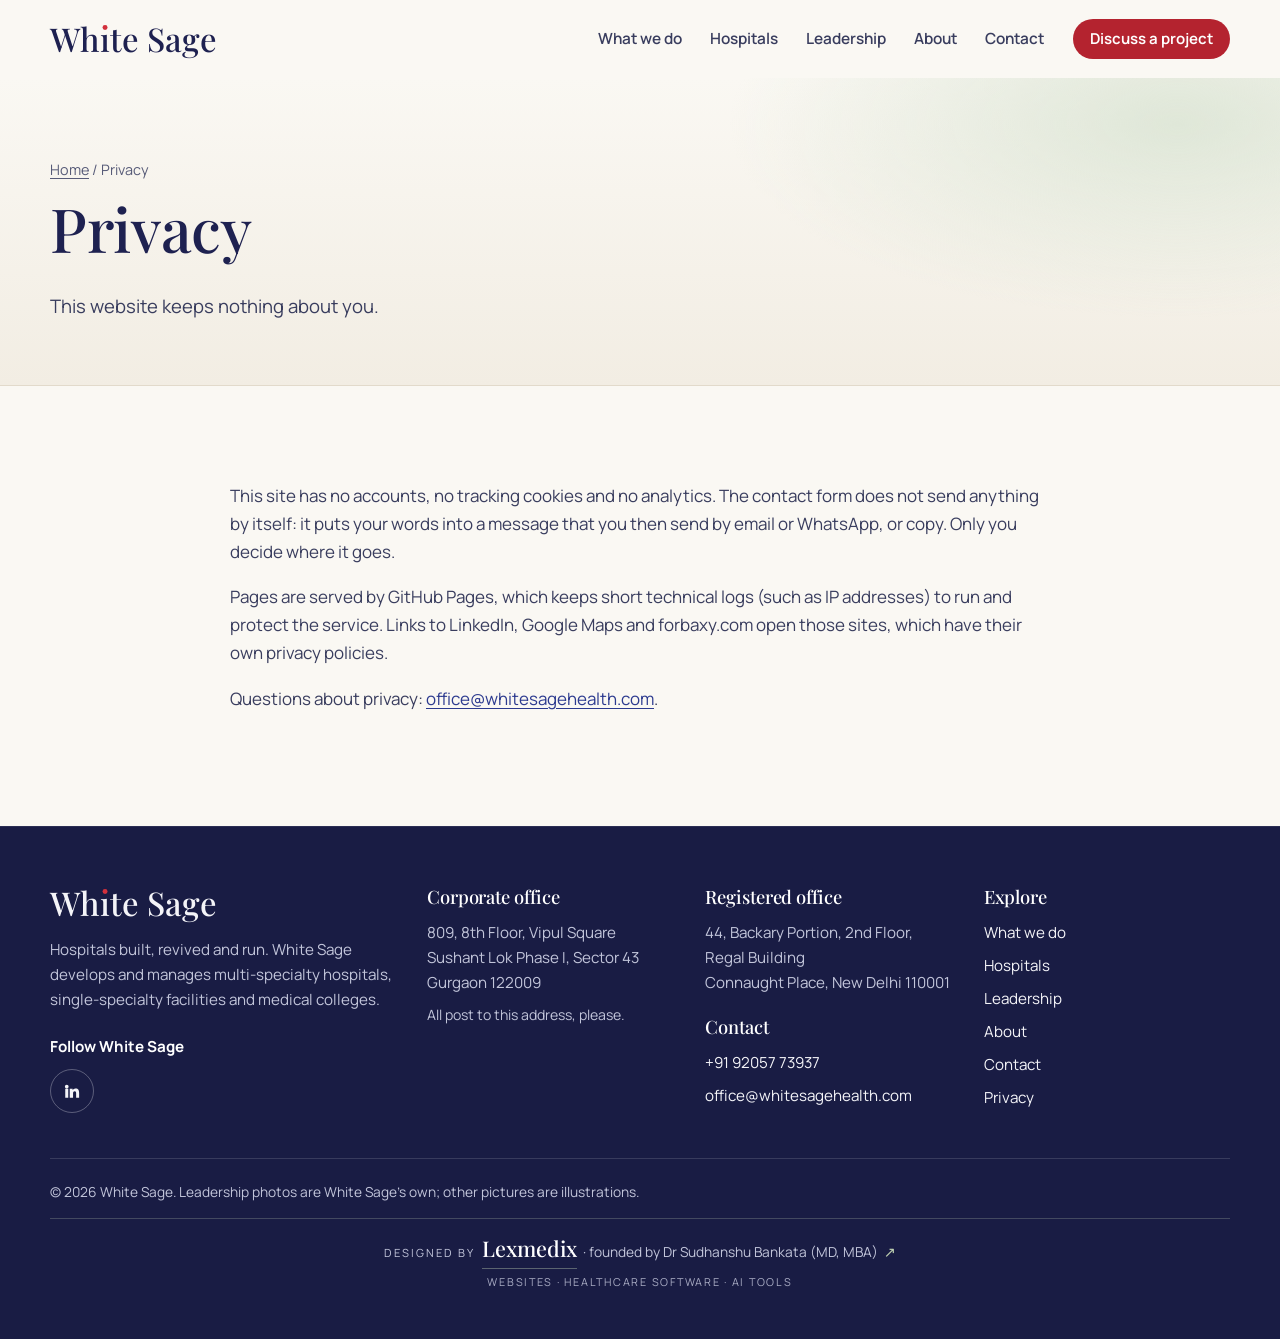
<file: privacy/index.html>
<!doctype html>
<html lang="en-IN" data-root="../">
<head>
<meta charset="utf-8">
<meta name="viewport" content="width=device-width, initial-scale=1, viewport-fit=cover">
<title>Privacy | White Sage</title>
<meta name="description" content="How the White Sage website treats your information: no tracking, no stored messages.">
<meta name="robots" content="noindex, nofollow">
<link rel="canonical" href="https://drbankata.github.io/white-sage/privacy/">
<meta name="theme-color" content="#262A5C">
<meta property="og:type" content="website">
<meta property="og:site_name" content="White Sage">
<meta property="og:title" content="Privacy | White Sage">
<meta property="og:description" content="How the White Sage website treats your information: no tracking, no stored messages.">
<meta property="og:url" content="https://drbankata.github.io/white-sage/privacy/">
<meta property="og:image" content="https://drbankata.github.io/white-sage/assets/img/og-image.jpg">
<meta property="og:image:width" content="1200">
<meta property="og:image:height" content="630">
<meta property="og:locale" content="en_IN">
<meta name="twitter:card" content="summary_large_image">
<link rel="icon" href="../assets/img/favicon.svg" type="image/svg+xml">
<link rel="icon" href="../assets/img/favicon-32.png" sizes="32x32" type="image/png">
<link rel="apple-touch-icon" href="../assets/img/apple-touch-icon.png">
<link rel="preload" href="../assets/fonts/playfair.woff2" as="font" type="font/woff2" crossorigin>
<link rel="preload" href="../assets/fonts/manrope.woff2" as="font" type="font/woff2" crossorigin>
<link rel="stylesheet" href="../assets/css/site.css?v=cd726cce4c">
<script type="application/ld+json">{"@context": "https://schema.org", "@graph": [{"@type": "Organization", "@id": "https://drbankata.github.io/white-sage/#org", "name": "White Sage", "url": "https://drbankata.github.io/white-sage/", "logo": "https://drbankata.github.io/white-sage/assets/img/logo-512.png", "description": "White Sage develops and manages multi-specialty hospitals, single-specialty facilities focused on cancer care and women's health, and medical colleges.", "email": "office@whitesagehealth.com", "telephone": "+91-9205773937", "sameAs": ["https://www.linkedin.com/company/white-sage-health/"], "address": {"@type": "PostalAddress", "streetAddress": "809, 8th Floor, Vipul Square, Sushant Lok Phase I, Sector 43", "addressLocality": "Gurgaon", "addressRegion": "Haryana", "postalCode": "122009", "addressCountry": "IN"}}, {"@type": "WebSite", "@id": "https://drbankata.github.io/white-sage/#website", "name": "White Sage", "url": "https://drbankata.github.io/white-sage/", "publisher": {"@id": "https://drbankata.github.io/white-sage/#org"}}]}</script>
<script type="application/ld+json">{"@context": "https://schema.org", "@type": "BreadcrumbList", "itemListElement": [{"@type": "ListItem", "position": 1, "name": "Home", "item": "https://drbankata.github.io/white-sage/"}, {"@type": "ListItem", "position": 2, "name": "Privacy", "item": "https://drbankata.github.io/white-sage/privacy/"}]}</script>
</head>
<body>
<a class="skip" href="#main">Skip to content</a>
<header class="site-header">
  <div class="wrap head-in">
    <a class="brand" href="../"><span class="wm" aria-hidden="true">Wh<span class="wm-i">&#305;</span>te Sage</span><span class="sr-only">White Sage</span></a>
    <nav id="site-nav" aria-label="Main">
      <ul><li class="nav-home"><a href="../" aria-current="page">Home</a></li><li><a href="../what-we-do/">What we do</a></li><li><a href="../hospitals/">Hospitals</a></li><li><a href="../leadership/">Leadership</a></li><li><a href="../about/">About</a></li><li><a href="../contact/">Contact</a></li></ul>
      <div class="nav-extra">
        <a class="btn btn-red" href="../contact/#message"><svg viewBox="0 0 24 24" fill="none" stroke="currentColor" stroke-width="1.8" stroke-linecap="round" stroke-linejoin="round" aria-hidden="true"><path d="M21 12a8 8 0 0 1-11.6 7.1L4 20l1-4.6A8 8 0 1 1 21 12Z"/><path d="M8.5 11h7M8.5 14h4"/></svg>Discuss a project</a>
        <a class="btn btn-line" data-show="phone" href="#"><svg viewBox="0 0 24 24" fill="none" stroke="currentColor" stroke-width="1.8" stroke-linecap="round" stroke-linejoin="round" aria-hidden="true"><path d="M5 4h4l2 5-2.5 1.5a11 11 0 0 0 5 5L15 13l5 2v4a2 2 0 0 1-2 2A16 16 0 0 1 3 6a2 2 0 0 1 2-2"/></svg><span data-fill>Call White Sage</span></a>
        <a class="btn btn-line" data-show="email" href="#"><svg viewBox="0 0 24 24" fill="none" stroke="currentColor" stroke-width="1.8" stroke-linecap="round" stroke-linejoin="round" aria-hidden="true"><rect x="3" y="5" width="18" height="14" rx="2"/><path d="m3 7 9 6 9-6"/></svg><span data-fill>Email White Sage</span></a>
      </div>
    </nav>
    <a class="btn btn-red btn-s head-cta" href="../contact/#message">Discuss a project</a>
    <button class="menu-btn" type="button" aria-expanded="false" aria-controls="site-nav"><svg viewBox="0 0 24 24" fill="none" stroke="currentColor" stroke-width="1.8" stroke-linecap="round" aria-hidden="true"><path d="M4 7h16M4 12h16M4 17h10"/></svg><span class="sr-only">Open menu</span></button>
  </div>
</header>
<main id="main">
<section class="page-hero">
  <div class="wrap">
    <p class="crumbs"><a href="../">Home</a> <span aria-hidden="true">/</span> Privacy</p>
    <h1>Privacy</h1>
    <p class="lede">This website keeps nothing about you.</p>
  </div>
</section>
<section class="section">
  <div class="wrap wrap-n prose">
    <p>This site has no accounts, no tracking cookies and no analytics. The contact form does not send anything by itself: it puts your words into a message that you then send by email or WhatsApp, or copy. Only you decide where it goes.</p>
    <p>Pages are served by GitHub Pages, which keeps short technical logs (such as IP addresses) to run and protect the service. Links to LinkedIn, Google Maps and forbaxy.com open those sites, which have their own privacy policies.</p>
    <p>Questions about privacy: <a data-show="email" href="#"><span data-fill>office@whitesagehealth.com</span></a>.</p>
  </div>
</section>
</main>
<footer class="site-footer">
  <div class="wrap">
    <div class="foot-grid">
      <div class="foot-brand">
        <a class="brand brand-foot" href="../"><span class="wm" aria-hidden="true">Wh<span class="wm-i">&#305;</span>te Sage</span><span class="sr-only">White Sage</span></a>
        <p>Hospitals built, revived and run. White Sage develops and manages multi-specialty hospitals, single-specialty facilities and medical colleges.</p>
        <p class="foot-follow">Follow White Sage</p>
        <ul class="socials" aria-label="Follow White Sage">
          <li><a data-show="linkedin" href="https://www.linkedin.com/company/white-sage-health/" target="_blank" rel="noopener" title="LinkedIn"><svg viewBox="0 0 24 24" fill="currentColor" aria-hidden="true"><path d="M4.98 3.5a2.5 2.5 0 1 1 0 5 2.5 2.5 0 0 1 0-5ZM3 9h4v12H3zM9 9h3.8v1.7h.1a4.2 4.2 0 0 1 3.8-2c4 0 4.8 2.6 4.8 6V21h-4v-5.6c0-1.3 0-3-1.9-3s-2.2 1.5-2.2 2.9V21H9z"/></svg><span class="sr-only">LinkedIn (opens in a new tab)</span></a></li>
        </ul>
      </div>
      <div><h2 class="fh">Corporate office</h2>
        <address>809, 8th Floor, Vipul Square<br>Sushant Lok Phase I, Sector 43<br>Gurgaon 122009</address>
        <p class="foot-note">All post to this address, please.</p>
      </div>
      <div><h2 class="fh">Registered office</h2>
        <address>44, Backary Portion, 2nd Floor, Regal Building<br>Connaught Place, New Delhi 110001</address>
        <h2 class="fh fh-gap">Contact</h2>
        <ul>
          <li><a data-show="phone" href="#"><span data-fill>Phone</span></a></li>
          <li><a data-show="email" href="#"><span data-fill>Email</span></a></li>
        </ul>
      </div>
      <div><h2 class="fh">Explore</h2><ul><li><a href="../what-we-do/">What we do</a></li><li><a href="../hospitals/">Hospitals</a></li><li><a href="../leadership/">Leadership</a></li><li><a href="../about/">About</a></li><li><a href="../contact/">Contact</a></li><li><a href="../privacy/">Privacy</a></li></ul></div>
    </div>
    <div class="foot-legal">
      <p>&copy; <span data-year>2026</span> White Sage. Leadership photos are White Sage&rsquo;s own; other pictures are illustrations.</p>
    </div>
    <div class="made-by"><a class="mb" href="https://lexmedix.in/services/" target="_blank" rel="noopener"><span class="mb-main"><span class="mb-pre">Designed by</span> <span class="mb-name">Lexmedix</span> <span class="mb-cred"><span class="mb-dot" aria-hidden="true">&middot; </span><span class="mb-sr">, </span>founded by Dr Sudhanshu Bankata (MD, MBA)</span><span class="mb-arrow" aria-hidden="true">&#8599;</span></span><span class="mb-sr">, </span><span class="mb-sub">Websites &middot; Healthcare software &middot; AI tools</span><span class="mb-sr"> (opens in a new tab)</span></a></div>
  </div>
</footer>
<nav class="mbar" aria-label="Quick actions">
  <a data-show="phone" href="#"><svg viewBox="0 0 24 24" fill="none" stroke="currentColor" stroke-width="1.8" stroke-linecap="round" stroke-linejoin="round" aria-hidden="true"><path d="M5 4h4l2 5-2.5 1.5a11 11 0 0 0 5 5L15 13l5 2v4a2 2 0 0 1-2 2A16 16 0 0 1 3 6a2 2 0 0 1 2-2"/></svg>Call</a>
  <a data-show="email" href="#"><svg viewBox="0 0 24 24" fill="none" stroke="currentColor" stroke-width="1.8" stroke-linecap="round" stroke-linejoin="round" aria-hidden="true"><rect x="3" y="5" width="18" height="14" rx="2"/><path d="m3 7 9 6 9-6"/></svg>Email</a>
  <a class="book" href="../contact/#message"><svg viewBox="0 0 24 24" fill="none" stroke="currentColor" stroke-width="1.8" stroke-linecap="round" stroke-linejoin="round" aria-hidden="true"><path d="M21 12a8 8 0 0 1-11.6 7.1L4 20l1-4.6A8 8 0 1 1 21 12Z"/><path d="M8.5 11h7M8.5 14h4"/></svg>Discuss</a>
</nav>
<button class="to-top" type="button" aria-label="Back to top"><svg viewBox="0 0 24 24" fill="none" stroke="currentColor" stroke-width="2" stroke-linecap="round" stroke-linejoin="round" aria-hidden="true"><path d="M12 19V5M5 12l7-7 7 7"/></svg></button>
<dialog id="send-dlg" aria-labelledby="send-title">
  <div class="dlg-in">
    <button class="dlg-x" type="button" data-close aria-label="Close"><svg viewBox="0 0 24 24" fill="none" stroke="currentColor" stroke-width="2" stroke-linecap="round" aria-hidden="true"><path d="M6 6l12 12M18 6 6 18"/></svg></button>
    <h2 id="send-title">Almost done</h2>
    <p data-unsent>Your message is ready. Send it by email, or copy it into WhatsApp or a letter. White Sage usually replies within 24 hours.</p>
    <p data-sent hidden class="ok-line">Sent. White Sage will get back to you, usually within 24 hours.</p>
    <pre class="msg-preview" tabindex="0" aria-label="Your message"></pre>
    <div class="send-opts">
      <a class="btn btn-red" data-send="email" href="#"><svg viewBox="0 0 24 24" fill="none" stroke="currentColor" stroke-width="1.8" stroke-linecap="round" stroke-linejoin="round" aria-hidden="true"><rect x="3" y="5" width="18" height="14" rx="2"/><path d="m3 7 9 6 9-6"/></svg>Send by email</a>
      <a class="btn btn-line" data-send="whatsapp" href="#"><svg viewBox="0 0 24 24" fill="none" stroke="currentColor" stroke-width="1.8" stroke-linecap="round" stroke-linejoin="round" aria-hidden="true"><path d="M21 12a8 8 0 0 1-11.6 7.1L4 20l1-4.6A8 8 0 1 1 21 12Z"/><path d="M8.5 11h7M8.5 14h4"/></svg>Send on WhatsApp</a>
      <a class="btn btn-line" data-send="form" href="#" hidden>Open the enquiry form</a>
      <button class="btn btn-line" type="button" data-copy><svg viewBox="0 0 24 24" fill="none" stroke="currentColor" stroke-width="1.8" stroke-linecap="round" stroke-linejoin="round" aria-hidden="true"><rect x="8" y="8" width="12" height="12" rx="2"/><path d="M16 8V6a2 2 0 0 0-2-2H6a2 2 0 0 0-2 2v8a2 2 0 0 0 2 2h2"/></svg>Copy the message</button>
    </div>
    <p class="small muted dlg-foot">Nothing is stored on this website. Your message goes only where you send it.</p>
  </div>
</dialog>
<script src="../assets/js/site.js?v=cd726cce4c" defer></script>
</body>
</html>
</file>
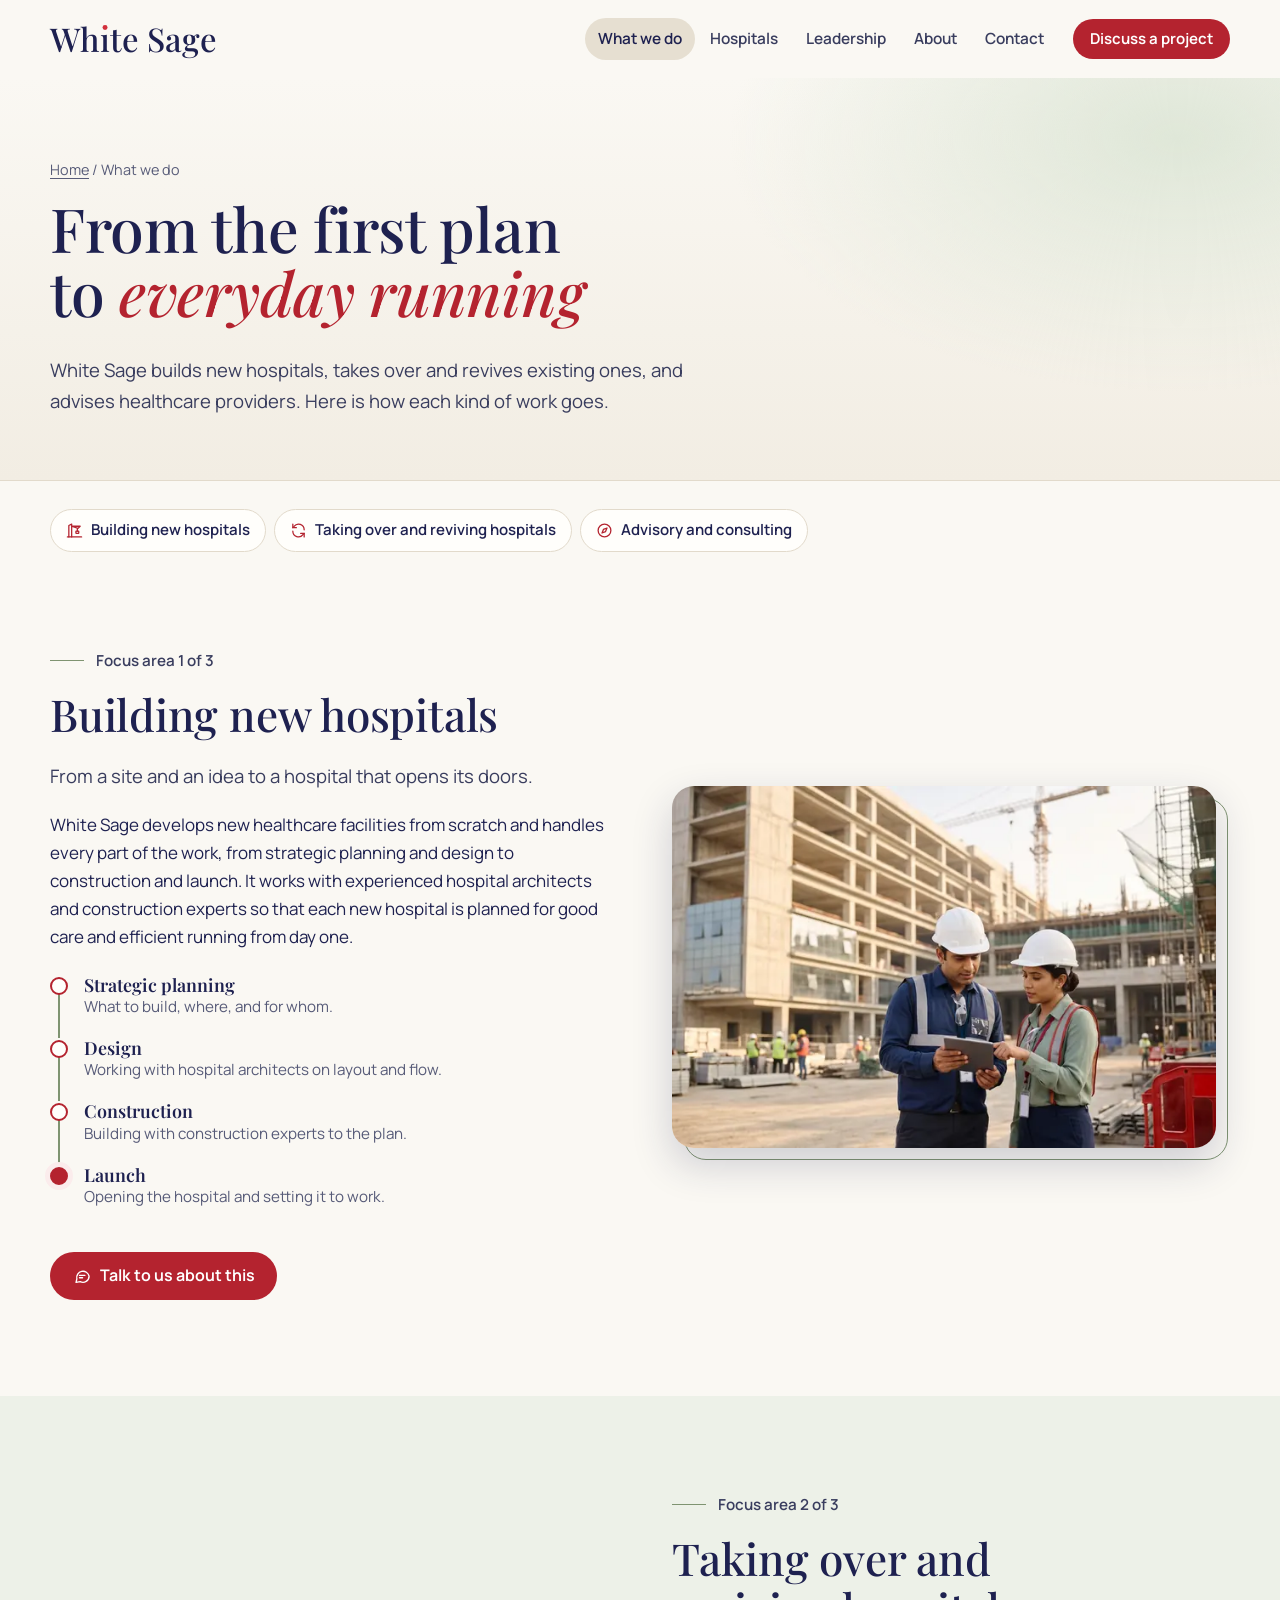
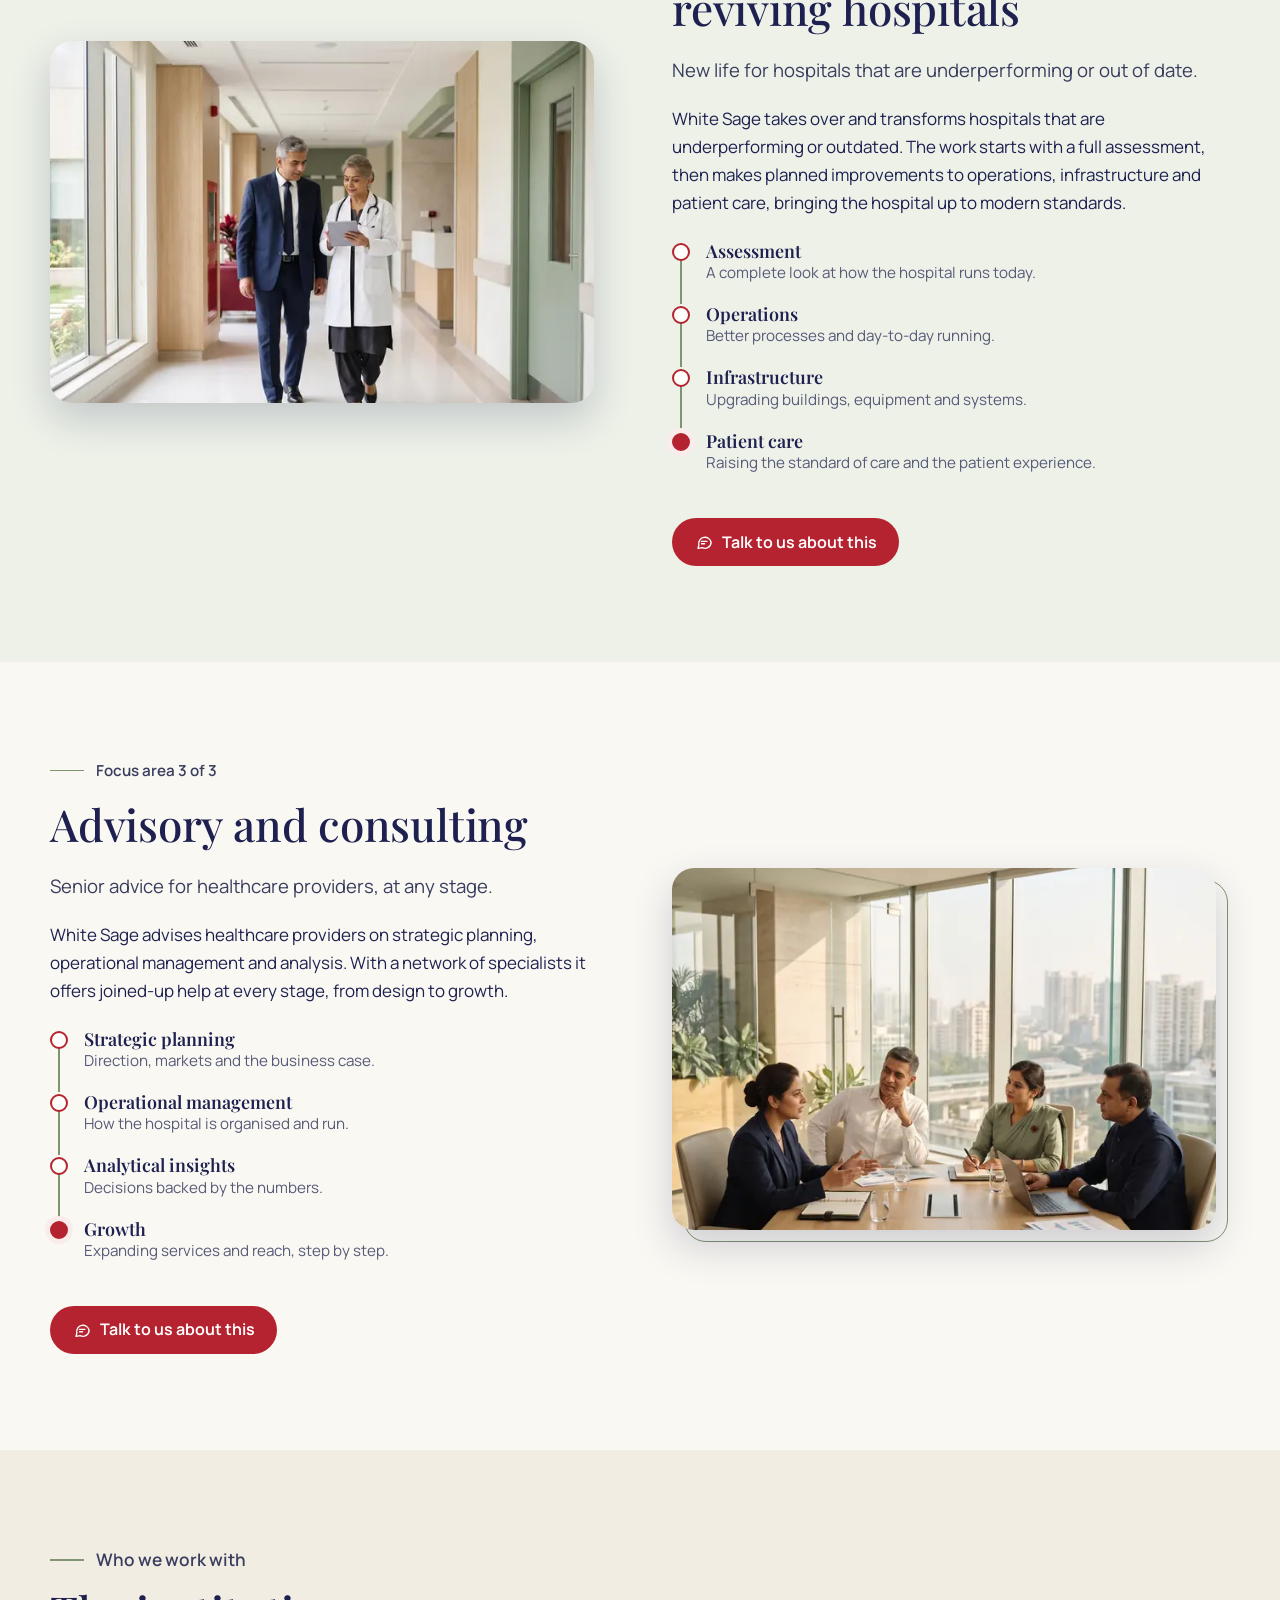
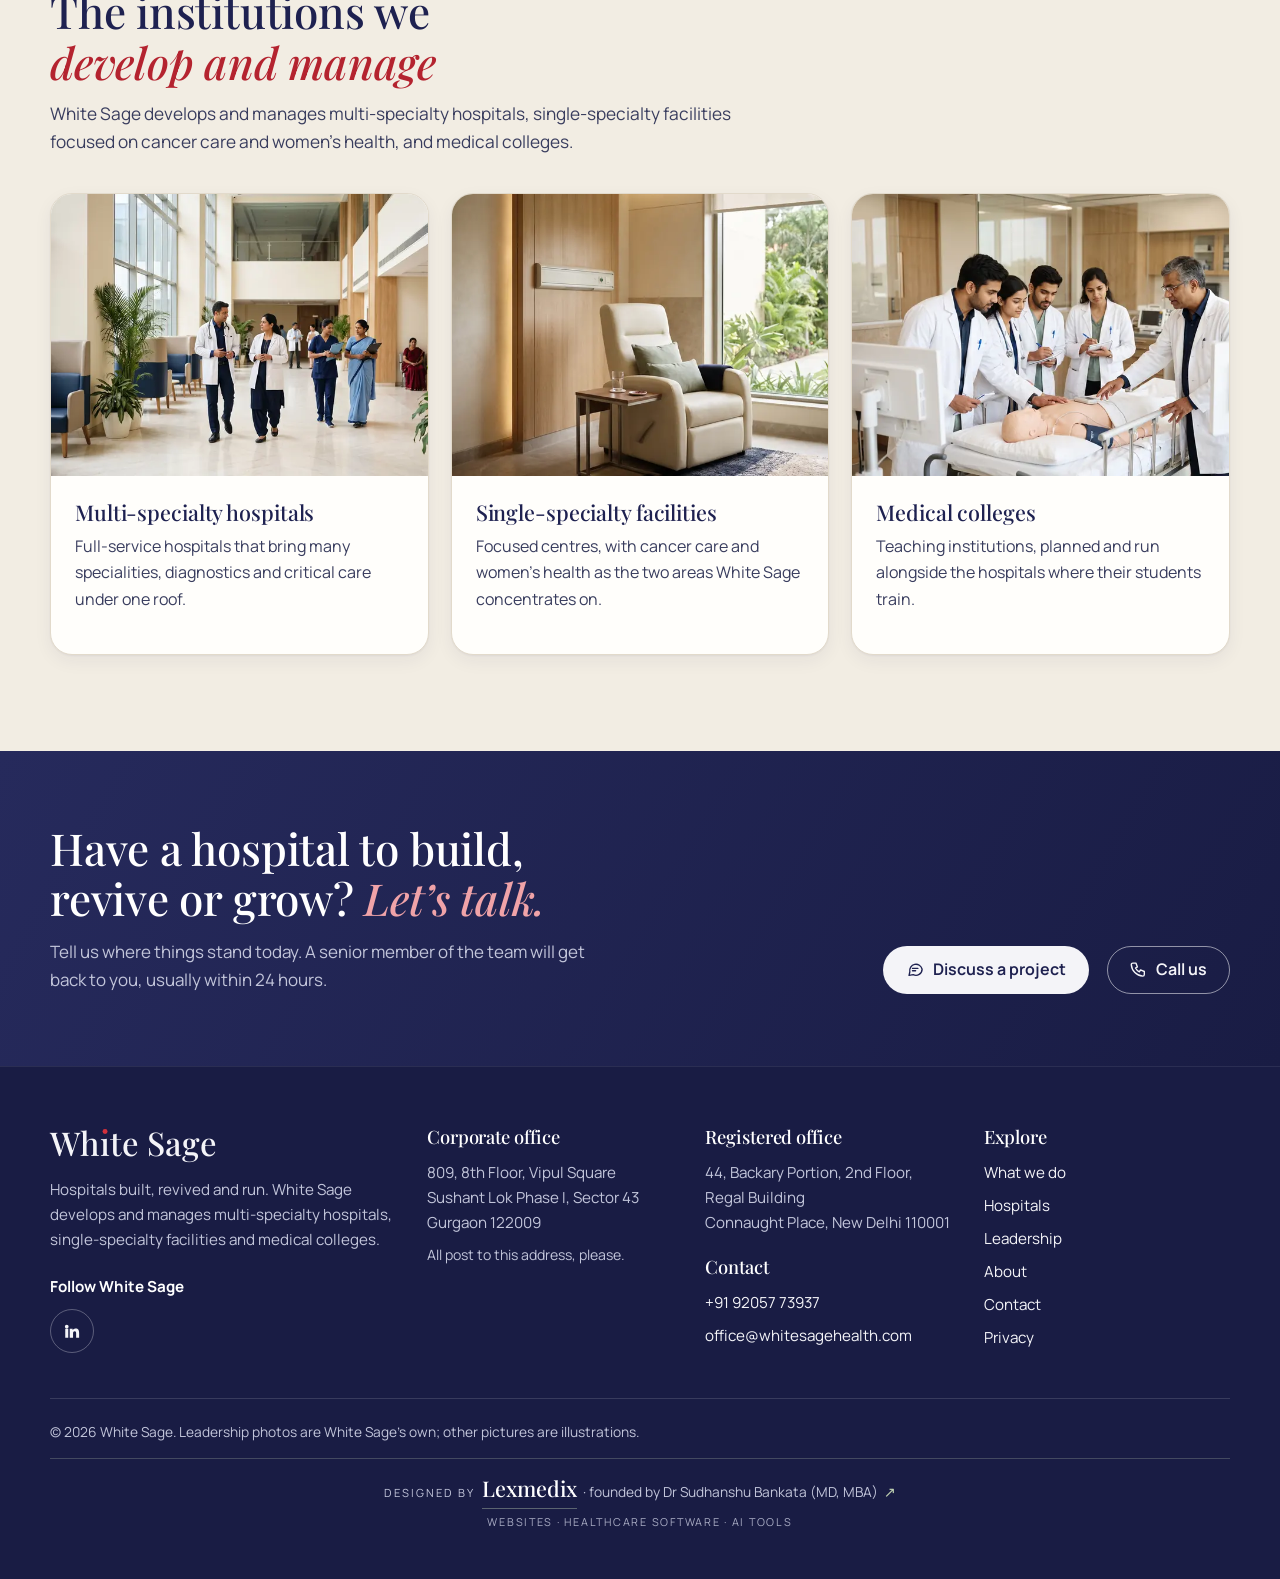
<file: what-we-do/index.html>
<!doctype html>
<html lang="en-IN" data-root="../">
<head>
<meta charset="utf-8">
<meta name="viewport" content="width=device-width, initial-scale=1, viewport-fit=cover">
<title>What we do | White Sage</title>
<meta name="description" content="Building new hospitals, taking over and reviving existing ones, and advisory for healthcare providers: how White Sage works.">
<meta name="robots" content="noindex, nofollow">
<link rel="canonical" href="https://drbankata.github.io/white-sage/what-we-do/">
<meta name="theme-color" content="#262A5C">
<meta property="og:type" content="website">
<meta property="og:site_name" content="White Sage">
<meta property="og:title" content="What we do | White Sage">
<meta property="og:description" content="Building new hospitals, taking over and reviving existing ones, and advisory for healthcare providers: how White Sage works.">
<meta property="og:url" content="https://drbankata.github.io/white-sage/what-we-do/">
<meta property="og:image" content="https://drbankata.github.io/white-sage/assets/img/og-image.jpg">
<meta property="og:image:width" content="1200">
<meta property="og:image:height" content="630">
<meta property="og:locale" content="en_IN">
<meta name="twitter:card" content="summary_large_image">
<link rel="icon" href="../assets/img/favicon.svg" type="image/svg+xml">
<link rel="icon" href="../assets/img/favicon-32.png" sizes="32x32" type="image/png">
<link rel="apple-touch-icon" href="../assets/img/apple-touch-icon.png">
<link rel="preload" href="../assets/fonts/playfair.woff2" as="font" type="font/woff2" crossorigin>
<link rel="preload" href="../assets/fonts/manrope.woff2" as="font" type="font/woff2" crossorigin>
<link rel="stylesheet" href="../assets/css/site.css?v=cd726cce4c">
<script type="application/ld+json">{"@context": "https://schema.org", "@graph": [{"@type": "Organization", "@id": "https://drbankata.github.io/white-sage/#org", "name": "White Sage", "url": "https://drbankata.github.io/white-sage/", "logo": "https://drbankata.github.io/white-sage/assets/img/logo-512.png", "description": "White Sage develops and manages multi-specialty hospitals, single-specialty facilities focused on cancer care and women's health, and medical colleges.", "email": "office@whitesagehealth.com", "telephone": "+91-9205773937", "sameAs": ["https://www.linkedin.com/company/white-sage-health/"], "address": {"@type": "PostalAddress", "streetAddress": "809, 8th Floor, Vipul Square, Sushant Lok Phase I, Sector 43", "addressLocality": "Gurgaon", "addressRegion": "Haryana", "postalCode": "122009", "addressCountry": "IN"}}, {"@type": "WebSite", "@id": "https://drbankata.github.io/white-sage/#website", "name": "White Sage", "url": "https://drbankata.github.io/white-sage/", "publisher": {"@id": "https://drbankata.github.io/white-sage/#org"}}]}</script>
<script type="application/ld+json">{"@context": "https://schema.org", "@type": "BreadcrumbList", "itemListElement": [{"@type": "ListItem", "position": 1, "name": "Home", "item": "https://drbankata.github.io/white-sage/"}, {"@type": "ListItem", "position": 2, "name": "What we do", "item": "https://drbankata.github.io/white-sage/what-we-do/"}]}</script>
<script type="application/ld+json">{"@context": "https://schema.org", "@type": "Service", "name": "Building new hospitals", "description": "White Sage develops new healthcare facilities from scratch and handles every part of the work, from strategic planning and design to construction and launch. It works with experienced hospital architects and construction experts so that each new hospital is planned for good care and efficient running from day one.", "provider": {"@id": "https://drbankata.github.io/white-sage/#org"}}</script>
<script type="application/ld+json">{"@context": "https://schema.org", "@type": "Service", "name": "Taking over and reviving hospitals", "description": "White Sage takes over and transforms hospitals that are underperforming or outdated. The work starts with a full assessment, then makes planned improvements to operations, infrastructure and patient care, bringing the hospital up to modern standards.", "provider": {"@id": "https://drbankata.github.io/white-sage/#org"}}</script>
<script type="application/ld+json">{"@context": "https://schema.org", "@type": "Service", "name": "Advisory and consulting", "description": "White Sage advises healthcare providers on strategic planning, operational management and analysis. With a network of specialists it offers joined-up help at every stage, from design to growth.", "provider": {"@id": "https://drbankata.github.io/white-sage/#org"}}</script>
</head>
<body>
<a class="skip" href="#main">Skip to content</a>
<header class="site-header">
  <div class="wrap head-in">
    <a class="brand" href="../"><span class="wm" aria-hidden="true">Wh<span class="wm-i">&#305;</span>te Sage</span><span class="sr-only">White Sage</span></a>
    <nav id="site-nav" aria-label="Main">
      <ul><li class="nav-home"><a href="../">Home</a></li><li><a href="../what-we-do/" aria-current="page">What we do</a></li><li><a href="../hospitals/">Hospitals</a></li><li><a href="../leadership/">Leadership</a></li><li><a href="../about/">About</a></li><li><a href="../contact/">Contact</a></li></ul>
      <div class="nav-extra">
        <a class="btn btn-red" href="../contact/#message"><svg viewBox="0 0 24 24" fill="none" stroke="currentColor" stroke-width="1.8" stroke-linecap="round" stroke-linejoin="round" aria-hidden="true"><path d="M21 12a8 8 0 0 1-11.6 7.1L4 20l1-4.6A8 8 0 1 1 21 12Z"/><path d="M8.5 11h7M8.5 14h4"/></svg>Discuss a project</a>
        <a class="btn btn-line" data-show="phone" href="#"><svg viewBox="0 0 24 24" fill="none" stroke="currentColor" stroke-width="1.8" stroke-linecap="round" stroke-linejoin="round" aria-hidden="true"><path d="M5 4h4l2 5-2.5 1.5a11 11 0 0 0 5 5L15 13l5 2v4a2 2 0 0 1-2 2A16 16 0 0 1 3 6a2 2 0 0 1 2-2"/></svg><span data-fill>Call White Sage</span></a>
        <a class="btn btn-line" data-show="email" href="#"><svg viewBox="0 0 24 24" fill="none" stroke="currentColor" stroke-width="1.8" stroke-linecap="round" stroke-linejoin="round" aria-hidden="true"><rect x="3" y="5" width="18" height="14" rx="2"/><path d="m3 7 9 6 9-6"/></svg><span data-fill>Email White Sage</span></a>
      </div>
    </nav>
    <a class="btn btn-red btn-s head-cta" href="../contact/#message">Discuss a project</a>
    <button class="menu-btn" type="button" aria-expanded="false" aria-controls="site-nav"><svg viewBox="0 0 24 24" fill="none" stroke="currentColor" stroke-width="1.8" stroke-linecap="round" aria-hidden="true"><path d="M4 7h16M4 12h16M4 17h10"/></svg><span class="sr-only">Open menu</span></button>
  </div>
</header>
<main id="main">
<section class="page-hero">
  <div class="wrap">
    <p class="crumbs"><a href="../">Home</a> <span aria-hidden="true">/</span> What we do</p>
    <h1>From the first plan to <em>everyday running</em></h1>
    <p class="lede">White Sage builds new hospitals, takes over and revives existing ones, and advises healthcare providers. Here is how each kind of work goes.</p>
  </div>
</section>
<nav class="wrap toc-wrap" aria-label="On this page"><ul class="toc"><li><a href="#build"><svg viewBox="0 0 24 24" fill="none" stroke="currentColor" stroke-width="1.8" stroke-linecap="round" stroke-linejoin="round" aria-hidden="true"><path d="M4 21V5l4-2v18M8 6h12l-3 3M8 6l9 3M16 9v4"/><rect x="14" y="13" width="4" height="3" rx=".5"/><path d="M2 21h20"/></svg>Building new hospitals</a></li><li><a href="#revive"><svg viewBox="0 0 24 24" fill="none" stroke="currentColor" stroke-width="1.8" stroke-linecap="round" stroke-linejoin="round" aria-hidden="true"><path d="M20 11a8 8 0 0 0-14.3-4.9L4 8"/><path d="M4 3v5h5"/><path d="M4 13a8 8 0 0 0 14.3 4.9L20 16"/><path d="M20 21v-5h-5"/></svg>Taking over and reviving hospitals</a></li><li><a href="#advise"><svg viewBox="0 0 24 24" fill="none" stroke="currentColor" stroke-width="1.8" stroke-linecap="round" stroke-linejoin="round" aria-hidden="true"><circle cx="12" cy="12" r="9"/><path d="m15.5 8.5-2 5-5 2 2-5 5-2Z"/></svg>Advisory and consulting</a></li></ul></nav>

<section class="section" id="build" aria-labelledby="build-h">
  <div class="wrap split v-center">
    <div>
      <p class="kicker"><span class="rule"></span>Focus area 1 of 3</p>
      <h2 id="build-h">Building new hospitals</h2>
      <p class="lede">From a site and an idea to a hospital that opens its doors.</p>
      <p>White Sage develops new healthcare facilities from scratch and handles every part of the work, from strategic planning and design to construction and launch. It works with experienced hospital architects and construction experts so that each new hospital is planned for good care and efficient running from day one.</p>
      <ol class="route route-v" aria-label="Stages"><li><span class="dot" aria-hidden="true"></span><b>Strategic planning</b><span>What to build, where, and for whom.</span></li><li><span class="dot" aria-hidden="true"></span><b>Design</b><span>Working with hospital architects on layout and flow.</span></li><li><span class="dot" aria-hidden="true"></span><b>Construction</b><span>Building with construction experts to the plan.</span></li><li><span class="dot" aria-hidden="true"></span><b>Launch</b><span>Opening the hospital and setting it to work.</span></li></ol>
      <div class="btn-row"><a class="btn btn-red" href="../contact/?about=build#message"><svg viewBox="0 0 24 24" fill="none" stroke="currentColor" stroke-width="1.8" stroke-linecap="round" stroke-linejoin="round" aria-hidden="true"><path d="M21 12a8 8 0 0 1-11.6 7.1L4 20l1-4.6A8 8 0 1 1 21 12Z"/><path d="M8.5 11h7M8.5 14h4"/></svg>Talk to us about this</a></div>
    </div>
    <figure class="photo frame"><img src="../assets/img/pics/build.webp" srcset="../assets/img/pics/build-640.webp 640w, ../assets/img/pics/build.webp 1200w" sizes="(min-width: 900px) 45vw, 100vw" width="1200" height="800" alt="A project leader and an engineer in hard hats reviewing plans on a hospital construction site" loading="lazy" decoding="async"></figure>
  </div>
</section>
<section class="section tint" id="revive" aria-labelledby="revive-h">
  <div class="wrap split v-center flip">
    <div>
      <p class="kicker"><span class="rule"></span>Focus area 2 of 3</p>
      <h2 id="revive-h">Taking over and reviving hospitals</h2>
      <p class="lede">New life for hospitals that are underperforming or out of date.</p>
      <p>White Sage takes over and transforms hospitals that are underperforming or outdated. The work starts with a full assessment, then makes planned improvements to operations, infrastructure and patient care, bringing the hospital up to modern standards.</p>
      <ol class="route route-v" aria-label="Stages"><li><span class="dot" aria-hidden="true"></span><b>Assessment</b><span>A complete look at how the hospital runs today.</span></li><li><span class="dot" aria-hidden="true"></span><b>Operations</b><span>Better processes and day-to-day running.</span></li><li><span class="dot" aria-hidden="true"></span><b>Infrastructure</b><span>Upgrading buildings, equipment and systems.</span></li><li><span class="dot" aria-hidden="true"></span><b>Patient care</b><span>Raising the standard of care and the patient experience.</span></li></ol>
      <div class="btn-row"><a class="btn btn-red" href="../contact/?about=revive#message"><svg viewBox="0 0 24 24" fill="none" stroke="currentColor" stroke-width="1.8" stroke-linecap="round" stroke-linejoin="round" aria-hidden="true"><path d="M21 12a8 8 0 0 1-11.6 7.1L4 20l1-4.6A8 8 0 1 1 21 12Z"/><path d="M8.5 11h7M8.5 14h4"/></svg>Talk to us about this</a></div>
    </div>
    <figure class="photo frame"><img src="../assets/img/pics/revive.webp" srcset="../assets/img/pics/revive-640.webp 640w, ../assets/img/pics/revive.webp 1200w" sizes="(min-width: 900px) 45vw, 100vw" width="1200" height="800" alt="Hospital managers and a senior doctor walking a ward corridor, reviewing figures on a tablet" loading="lazy" decoding="async"></figure>
  </div>
</section>
<section class="section" id="advise" aria-labelledby="advise-h">
  <div class="wrap split v-center">
    <div>
      <p class="kicker"><span class="rule"></span>Focus area 3 of 3</p>
      <h2 id="advise-h">Advisory and consulting</h2>
      <p class="lede">Senior advice for healthcare providers, at any stage.</p>
      <p>White Sage advises healthcare providers on strategic planning, operational management and analysis. With a network of specialists it offers joined-up help at every stage, from design to growth.</p>
      <ol class="route route-v" aria-label="Stages"><li><span class="dot" aria-hidden="true"></span><b>Strategic planning</b><span>Direction, markets and the business case.</span></li><li><span class="dot" aria-hidden="true"></span><b>Operational management</b><span>How the hospital is organised and run.</span></li><li><span class="dot" aria-hidden="true"></span><b>Analytical insights</b><span>Decisions backed by the numbers.</span></li><li><span class="dot" aria-hidden="true"></span><b>Growth</b><span>Expanding services and reach, step by step.</span></li></ol>
      <div class="btn-row"><a class="btn btn-red" href="../contact/?about=advise#message"><svg viewBox="0 0 24 24" fill="none" stroke="currentColor" stroke-width="1.8" stroke-linecap="round" stroke-linejoin="round" aria-hidden="true"><path d="M21 12a8 8 0 0 1-11.6 7.1L4 20l1-4.6A8 8 0 1 1 21 12Z"/><path d="M8.5 11h7M8.5 14h4"/></svg>Talk to us about this</a></div>
    </div>
    <figure class="photo frame"><img src="../assets/img/pics/advise.webp" srcset="../assets/img/pics/advise-640.webp 640w, ../assets/img/pics/advise.webp 1200w" sizes="(min-width: 900px) 45vw, 100vw" width="1200" height="800" alt="Healthcare executives around a boardroom table, discussing a hospital plan" loading="lazy" decoding="async"></figure>
  </div>
</section>
<section class="section parchment" aria-labelledby="sec-h">
  <div class="wrap">
    <div class="sec-head">
      <div><p class="kicker"><span class="rule"></span>Who we work with</p><h2 id="sec-h">The institutions we <em>develop and manage</em></h2><p>White Sage develops and manages multi-specialty hospitals, single-specialty facilities focused on cancer care and women's health, and medical colleges.</p></div>
    </div>
    <div class="cards three"><article class="card"><figure class="card-img"><img src="../assets/img/pics/multi.webp" srcset="../assets/img/pics/multi-640.webp 640w, ../assets/img/pics/multi.webp 960w" sizes="(min-width: 1100px) 33vw, (min-width: 640px) 50vw, 100vw" width="960" height="720" alt="Doctors and nurses in the corridor of a large multi-specialty hospital" loading="lazy" decoding="async"></figure><div class="card-body"><h3>Multi-specialty hospitals</h3><p>Full-service hospitals that bring many specialities, diagnostics and critical care under one roof.</p></div></article><article class="card"><figure class="card-img"><img src="../assets/img/pics/single.webp" srcset="../assets/img/pics/single-640.webp 640w, ../assets/img/pics/single.webp 960w" sizes="(min-width: 1100px) 33vw, (min-width: 640px) 50vw, 100vw" width="960" height="720" alt="A calm, modern treatment suite in a specialist cancer care centre" loading="lazy" decoding="async"></figure><div class="card-body"><h3>Single-specialty facilities</h3><p>Focused centres, with cancer care and women's health as the two areas White Sage concentrates on.</p></div></article><article class="card"><figure class="card-img"><img src="../assets/img/pics/college.webp" srcset="../assets/img/pics/college-640.webp 640w, ../assets/img/pics/college.webp 960w" sizes="(min-width: 1100px) 33vw, (min-width: 640px) 50vw, 100vw" width="960" height="720" alt="Medical students learning in a modern simulation lab" loading="lazy" decoding="async"></figure><div class="card-body"><h3>Medical colleges</h3><p>Teaching institutions, planned and run alongside the hospitals where their students train.</p></div></article></div>
  </div>
</section>
<section class="close-band">
  <div class="wrap">
    <div><h2>Have a hospital to build, revive or grow? <em>Let&rsquo;s talk.</em></h2><p>Tell us where things stand today. A senior member of the team will get back to you, usually within 24 hours.</p></div>
    <div class="btn-row"><a class="btn btn-light" href="../contact/#message"><svg viewBox="0 0 24 24" fill="none" stroke="currentColor" stroke-width="1.8" stroke-linecap="round" stroke-linejoin="round" aria-hidden="true"><path d="M21 12a8 8 0 0 1-11.6 7.1L4 20l1-4.6A8 8 0 1 1 21 12Z"/><path d="M8.5 11h7M8.5 14h4"/></svg>Discuss a project</a><a class="btn btn-ghost-light" data-show="phone" href="#"><svg viewBox="0 0 24 24" fill="none" stroke="currentColor" stroke-width="1.8" stroke-linecap="round" stroke-linejoin="round" aria-hidden="true"><path d="M5 4h4l2 5-2.5 1.5a11 11 0 0 0 5 5L15 13l5 2v4a2 2 0 0 1-2 2A16 16 0 0 1 3 6a2 2 0 0 1 2-2"/></svg>Call us</a></div>
  </div>
</section>
</main>
<footer class="site-footer">
  <div class="wrap">
    <div class="foot-grid">
      <div class="foot-brand">
        <a class="brand brand-foot" href="../"><span class="wm" aria-hidden="true">Wh<span class="wm-i">&#305;</span>te Sage</span><span class="sr-only">White Sage</span></a>
        <p>Hospitals built, revived and run. White Sage develops and manages multi-specialty hospitals, single-specialty facilities and medical colleges.</p>
        <p class="foot-follow">Follow White Sage</p>
        <ul class="socials" aria-label="Follow White Sage">
          <li><a data-show="linkedin" href="https://www.linkedin.com/company/white-sage-health/" target="_blank" rel="noopener" title="LinkedIn"><svg viewBox="0 0 24 24" fill="currentColor" aria-hidden="true"><path d="M4.98 3.5a2.5 2.5 0 1 1 0 5 2.5 2.5 0 0 1 0-5ZM3 9h4v12H3zM9 9h3.8v1.7h.1a4.2 4.2 0 0 1 3.8-2c4 0 4.8 2.6 4.8 6V21h-4v-5.6c0-1.3 0-3-1.9-3s-2.2 1.5-2.2 2.9V21H9z"/></svg><span class="sr-only">LinkedIn (opens in a new tab)</span></a></li>
        </ul>
      </div>
      <div><h2 class="fh">Corporate office</h2>
        <address>809, 8th Floor, Vipul Square<br>Sushant Lok Phase I, Sector 43<br>Gurgaon 122009</address>
        <p class="foot-note">All post to this address, please.</p>
      </div>
      <div><h2 class="fh">Registered office</h2>
        <address>44, Backary Portion, 2nd Floor, Regal Building<br>Connaught Place, New Delhi 110001</address>
        <h2 class="fh fh-gap">Contact</h2>
        <ul>
          <li><a data-show="phone" href="#"><span data-fill>Phone</span></a></li>
          <li><a data-show="email" href="#"><span data-fill>Email</span></a></li>
        </ul>
      </div>
      <div><h2 class="fh">Explore</h2><ul><li><a href="../what-we-do/">What we do</a></li><li><a href="../hospitals/">Hospitals</a></li><li><a href="../leadership/">Leadership</a></li><li><a href="../about/">About</a></li><li><a href="../contact/">Contact</a></li><li><a href="../privacy/">Privacy</a></li></ul></div>
    </div>
    <div class="foot-legal">
      <p>&copy; <span data-year>2026</span> White Sage. Leadership photos are White Sage&rsquo;s own; other pictures are illustrations.</p>
    </div>
    <div class="made-by"><a class="mb" href="https://lexmedix.in/services/" target="_blank" rel="noopener"><span class="mb-main"><span class="mb-pre">Designed by</span> <span class="mb-name">Lexmedix</span> <span class="mb-cred"><span class="mb-dot" aria-hidden="true">&middot; </span><span class="mb-sr">, </span>founded by Dr Sudhanshu Bankata (MD, MBA)</span><span class="mb-arrow" aria-hidden="true">&#8599;</span></span><span class="mb-sr">, </span><span class="mb-sub">Websites &middot; Healthcare software &middot; AI tools</span><span class="mb-sr"> (opens in a new tab)</span></a></div>
  </div>
</footer>
<nav class="mbar" aria-label="Quick actions">
  <a data-show="phone" href="#"><svg viewBox="0 0 24 24" fill="none" stroke="currentColor" stroke-width="1.8" stroke-linecap="round" stroke-linejoin="round" aria-hidden="true"><path d="M5 4h4l2 5-2.5 1.5a11 11 0 0 0 5 5L15 13l5 2v4a2 2 0 0 1-2 2A16 16 0 0 1 3 6a2 2 0 0 1 2-2"/></svg>Call</a>
  <a data-show="email" href="#"><svg viewBox="0 0 24 24" fill="none" stroke="currentColor" stroke-width="1.8" stroke-linecap="round" stroke-linejoin="round" aria-hidden="true"><rect x="3" y="5" width="18" height="14" rx="2"/><path d="m3 7 9 6 9-6"/></svg>Email</a>
  <a class="book" href="../contact/#message"><svg viewBox="0 0 24 24" fill="none" stroke="currentColor" stroke-width="1.8" stroke-linecap="round" stroke-linejoin="round" aria-hidden="true"><path d="M21 12a8 8 0 0 1-11.6 7.1L4 20l1-4.6A8 8 0 1 1 21 12Z"/><path d="M8.5 11h7M8.5 14h4"/></svg>Discuss</a>
</nav>
<button class="to-top" type="button" aria-label="Back to top"><svg viewBox="0 0 24 24" fill="none" stroke="currentColor" stroke-width="2" stroke-linecap="round" stroke-linejoin="round" aria-hidden="true"><path d="M12 19V5M5 12l7-7 7 7"/></svg></button>
<dialog id="send-dlg" aria-labelledby="send-title">
  <div class="dlg-in">
    <button class="dlg-x" type="button" data-close aria-label="Close"><svg viewBox="0 0 24 24" fill="none" stroke="currentColor" stroke-width="2" stroke-linecap="round" aria-hidden="true"><path d="M6 6l12 12M18 6 6 18"/></svg></button>
    <h2 id="send-title">Almost done</h2>
    <p data-unsent>Your message is ready. Send it by email, or copy it into WhatsApp or a letter. White Sage usually replies within 24 hours.</p>
    <p data-sent hidden class="ok-line">Sent. White Sage will get back to you, usually within 24 hours.</p>
    <pre class="msg-preview" tabindex="0" aria-label="Your message"></pre>
    <div class="send-opts">
      <a class="btn btn-red" data-send="email" href="#"><svg viewBox="0 0 24 24" fill="none" stroke="currentColor" stroke-width="1.8" stroke-linecap="round" stroke-linejoin="round" aria-hidden="true"><rect x="3" y="5" width="18" height="14" rx="2"/><path d="m3 7 9 6 9-6"/></svg>Send by email</a>
      <a class="btn btn-line" data-send="whatsapp" href="#"><svg viewBox="0 0 24 24" fill="none" stroke="currentColor" stroke-width="1.8" stroke-linecap="round" stroke-linejoin="round" aria-hidden="true"><path d="M21 12a8 8 0 0 1-11.6 7.1L4 20l1-4.6A8 8 0 1 1 21 12Z"/><path d="M8.5 11h7M8.5 14h4"/></svg>Send on WhatsApp</a>
      <a class="btn btn-line" data-send="form" href="#" hidden>Open the enquiry form</a>
      <button class="btn btn-line" type="button" data-copy><svg viewBox="0 0 24 24" fill="none" stroke="currentColor" stroke-width="1.8" stroke-linecap="round" stroke-linejoin="round" aria-hidden="true"><rect x="8" y="8" width="12" height="12" rx="2"/><path d="M16 8V6a2 2 0 0 0-2-2H6a2 2 0 0 0-2 2v8a2 2 0 0 0 2 2h2"/></svg>Copy the message</button>
    </div>
    <p class="small muted dlg-foot">Nothing is stored on this website. Your message goes only where you send it.</p>
  </div>
</dialog>
<script src="../assets/js/site.js?v=cd726cce4c" defer></script>
</body>
</html>
</file>
<file: assets/css/site.css>
/* =====================================================================
   WHITE SAGE · site styles (generated pages read this; edit here, then python _build/build.py to bump ?v=)
   Mobile-first. Breakpoints: 640 / 900 / 1100 (desktop menu) / 1280. Colours ONLY from the :root tokens.
   ===================================================================== */

@font-face { font-family: "Playfair Display"; src: url("../fonts/playfair.woff2") format("woff2"); font-weight: 400 900; font-style: normal; font-display: swap; }
@font-face { font-family: "Playfair Display"; src: url("../fonts/playfair-italic.woff2") format("woff2"); font-weight: 400 900; font-style: italic; font-display: swap; }
@font-face { font-family: "Manrope"; src: url("../fonts/manrope.woff2") format("woff2"); font-weight: 200 800; font-style: normal; font-display: swap; }

:root {
  /* palette: their wordmark's navy and red, sage for the name, warm ivory and parchment bands, one night band */
  --paper: #FAF8F3;        /* ivory page */
  --card: #FFFEFB;         /* cards, header, dialogs */
  --white: #FFFFFF;
  --paper-2: #F2EDE3;      /* parchment band */
  --paper-3: #E6DFD1;      /* deeper parchment */
  --tint: #EDF1E8;         /* sage tint band */
  --sage: #7F9471;         /* decoration only: rules, halos, frames (never text on light) */
  --sage-soft: #DFE7D8;    /* icon discs */
  --sage-light: #BFD0B2;   /* sage on dark */
  --ink: #1E2150;          /* headings: White Sage navy */
  --ink-2: #393D5E;        /* body text */
  --ink-3: #575B78;        /* secondary text (AA on parchment and tint) */
  --navy: #262A5C;
  --night: #191C44;        /* the one dark band + footer */
  --line: #E2DACB;
  --field: #8E877A;        /* form borders (3:1 on ivory) */
  --red: #B4232F;          /* action colour and italic accent words (the dot of the i) */
  --red-deep: #8F1A24;
  --red-wash: #FBECEC;
  --dot: #D2303C;          /* the wordmark's dot */
  --link: #2C3A8F;
  --on-dark: #F4F4F8;
  --on-dark-soft: #C2C5DA;
  --ok: #2E6B3A;

  --serif: "Playfair Display", Georgia, "Times New Roman", serif;   /* holds its strokes at 1x (MarkBank D-67); Bodoni Moda did not */
  --sans: "Manrope", system-ui, -apple-system, "Segoe UI", Roboto, sans-serif;

  --gutter: 20px;
  --wrap: 1220px;
  --r-s: 8px;
  --r-m: 14px;
  --r-l: 22px;
  --shadow-1: 0 1px 2px rgba(30, 33, 80, .05), 0 6px 18px rgba(30, 33, 80, .06);
  --shadow-2: 0 2px 6px rgba(30, 33, 80, .07), 0 22px 44px rgba(30, 33, 80, .13);
  --shadow-photo: 0 16px 40px rgba(30, 33, 80, .2);
  --head-h: 66px;
}

/* ---------- reset ---------- */
*, *::before, *::after { box-sizing: border-box; }
html { -webkit-text-size-adjust: 100%; text-size-adjust: 100%; scroll-padding-top: calc(var(--head-h) + 16px); }
body { margin: 0; background: var(--paper); color: var(--ink); font-family: var(--sans); font-size: 1.0625rem; line-height: 1.65; -webkit-font-smoothing: antialiased; overflow-x: hidden; }
img, svg, video { display: block; max-width: 100%; height: auto; }
a { color: var(--link); text-underline-offset: .18em; text-decoration-thickness: 1px; }
a:hover { color: var(--red); }
button, input, select, textarea { font: inherit; color: inherit; }
p { margin: 0 0 1em; }
figure { margin: 0; }
address { font-style: normal; }
p, li, dd, dt, address, h1, h2, h3, h4, td, th, summary { overflow-wrap: break-word; }
ul, ol { margin: 0 0 1em; padding-left: 1.2em; }
h1, h2, h3, h4 { font-family: var(--serif); font-weight: 500; line-height: 1.14; margin: 0 0 .5em; letter-spacing: -.005em; text-wrap: balance; color: var(--ink); }
h1, h2, h3, h4, .wm, .stats b, .trust b, .route b, .benefits b, .fh, .faq summary { font-variant-numeric: lining-nums; }   /* Playfair's default old-style digits looked uneven in 20+, 80+, 10,000+ */
h1 { font-size: clamp(2.3rem, 6.4vw, 4.3rem); line-height: 1.06; }
h2 { font-size: clamp(1.8rem, 4vw, 2.75rem); }
h3 { font-size: 1.35rem; }
h4 { font-family: var(--sans); font-size: .95rem; font-weight: 700; margin: 16px 0 8px; }
.h3 { font-size: 1.35rem; }
.h4 { font-family: var(--sans); font-size: .95rem; font-weight: 700; margin: 18px 0 8px; }
h1 em, h2 em, h3 em { font-style: italic; color: var(--red); font-weight: inherit; }
strong, b { font-weight: 700; }
:focus-visible { outline: 3px solid var(--link); outline-offset: 3px; border-radius: 4px; }
.sr-only { position: absolute !important; width: 1px; height: 1px; padding: 0; margin: -1px; overflow: hidden; clip: rect(0, 0, 0, 0); white-space: nowrap; border: 0; }
.skip { position: absolute; left: 12px; top: -60px; z-index: 200; background: var(--ink); color: var(--on-dark); padding: 10px 16px; border-radius: var(--r-s); text-decoration: none; }
.skip:focus { top: 12px; color: var(--on-dark); }
[hidden] { display: none !important; }

.wrap { width: 100%; max-width: var(--wrap); margin: 0 auto; padding-left: var(--gutter); padding-right: var(--gutter); }
.wrap-n { max-width: 860px; }
.section { padding: 72px 0; }
.tint { background: var(--tint); }
.parchment { background: var(--paper-2); }
.lede { font-size: 1.16rem; color: var(--ink-2); max-width: 62ch; }
.muted { color: var(--ink-3); }
.small { font-size: .9rem; }
@media (min-width: 900px) { .section { padding: 96px 0; } }

/* ---------- the one section header ---------- */
.sec-head { display: flex; flex-wrap: wrap; align-items: flex-end; justify-content: space-between; gap: 14px 32px; margin-bottom: 36px; }
.sec-head > div { max-width: 720px; min-width: 0; }
.sec-head h2 { margin-bottom: .3em; }
.sec-head p { color: var(--ink-2); font-size: 1.08rem; margin: 0; }
.sec-head .kicker { margin-bottom: 12px; }
.kicker { display: flex; align-items: center; gap: 12px; font-size: .95rem; font-weight: 600; color: var(--ink-2); margin: 0 0 16px; text-wrap: balance; }
@media (max-width: 639px) { .hero .kicker .rule { display: none; } }
.kicker .rule { width: 34px; height: 1.5px; background: var(--sage); flex: none; }
.kicker-light { color: var(--on-dark-soft); }
.kicker-light .rule { background: var(--sage-light); }

/* ---------- buttons: red primary, outline; plus one arrow link ---------- */
.btn { display: inline-flex; align-items: center; justify-content: center; gap: .55em; min-height: 48px; padding: .7em 1.35em; border-radius: 999px; border: 1.5px solid transparent; font-weight: 650; font-size: 1rem; line-height: 1.2; text-decoration: none; cursor: pointer; transition: background-color .2s, color .2s, border-color .2s; max-width: 100%; text-align: center; }
@media (min-width: 640px) { .btn { white-space: nowrap; } }
.btn svg { width: 1.15em; height: 1.15em; flex: none; }
.btn-red { background: var(--red); color: var(--white); }
.btn-red:hover { background: var(--red-deep); color: var(--white); }
.btn-line { border-color: var(--ink); color: var(--ink); background: transparent; }
.btn-line:hover { background: var(--ink); color: var(--on-dark); }
.btn-light { background: var(--on-dark); color: var(--ink); }
.btn-light:hover { background: var(--white); color: var(--red); }
.btn-ghost-light { border-color: rgba(244, 244, 248, .55); color: var(--on-dark); }
.btn-ghost-light:hover { background: var(--on-dark); color: var(--ink); }
.btn-s { min-height: 40px; padding: .5em 1.05em; font-size: .94rem; }
.btn-row { display: flex; flex-wrap: wrap; align-items: center; gap: 12px 18px; }
.link-arrow { display: inline-flex; align-items: center; gap: 6px; font-weight: 700; text-decoration: none; color: var(--link); }
.link-arrow svg { width: 18px; height: 18px; flex: none; transition: transform .2s; }
.link-arrow:hover { color: var(--red); }
.link-arrow:hover svg { transform: translateX(3px); }

/* ---------- header + wordmark ---------- */
.site-header { position: sticky; top: 0; z-index: 100; height: var(--head-h); }
.site-header::before { content: ""; position: absolute; inset: 0; background: rgba(250, 248, 243, .92); -webkit-backdrop-filter: saturate(1.3) blur(10px); backdrop-filter: saturate(1.3) blur(10px); border-bottom: 1px solid transparent; transition: border-color .2s, box-shadow .2s; z-index: -1; }
.site-header.scrolled::before { border-bottom-color: var(--line); box-shadow: 0 6px 20px rgba(30, 33, 80, .05); }
.head-in { display: flex; align-items: center; gap: 16px; height: 100%; }
.brand { display: inline-flex; align-items: center; text-decoration: none; color: var(--ink); min-width: 0; margin-right: auto; }
.brand:hover { color: var(--ink); }
.wm { font-family: var(--serif); font-weight: 500; font-size: 1.8rem; line-height: 1; white-space: nowrap; }
.wm-i { position: relative; }
.wm-i::after { content: ""; position: absolute; left: 50%; top: .25em; width: .15em; height: .15em; border-radius: 50%; background: var(--dot); transform: translateX(-50%); }
.menu-btn { width: 46px; height: 46px; border: 0; background: transparent; border-radius: 50%; display: grid; place-items: center; cursor: pointer; color: var(--ink); flex: none; }
.menu-btn svg { width: 26px; height: 26px; }
.head-cta { display: none; }
#site-nav { position: fixed; inset: var(--head-h) 0 0 0; background: var(--paper); padding: 18px var(--gutter) 40px; overflow-y: auto; transform: translateX(100%); visibility: hidden; transition: transform .3s ease, visibility .3s; }
#site-nav.open { transform: none; visibility: visible; }
#site-nav ul { list-style: none; margin: 0; padding: 0; }
#site-nav li a { display: block; padding: 14px 4px; font-family: var(--serif); font-size: 1.6rem; color: var(--ink); text-decoration: none; border-bottom: 1px solid var(--line); }
#site-nav li a[aria-current="page"] { color: var(--red); }
.nav-extra { margin-top: 26px; display: grid; gap: 10px; }
.nav-extra .btn { width: 100%; }
@media (min-width: 1100px) {
  :root { --head-h: 78px; }
  .wm { font-size: 2.05rem; }
  .menu-btn { display: none; }
  #site-nav { position: static; transform: none; visibility: visible; background: none; padding: 0; overflow: visible; }
  #site-nav ul { display: flex; gap: 2px; }
  #site-nav li a { font-family: var(--sans); font-size: .96rem; font-weight: 600; white-space: nowrap; padding: 8px 13px; border: 0; border-radius: 999px; color: var(--ink-2); }
  #site-nav li a:hover { color: var(--ink); background: var(--paper-2); }
  #site-nav li a[aria-current="page"] { color: var(--ink); background: var(--paper-3); }
  .nav-extra, #site-nav li.nav-home { display: none; }
  .head-cta { display: inline-flex; }
}

/* =====================================================================
   HERO: promise with an italic accent, collage of pictures with three chips, trust facts, benefit strip
   ===================================================================== */
.hero { position: relative; overflow: hidden; padding: 34px 0 0; background:
  radial-gradient(55% 65% at 88% 28%, var(--sage-soft) 0%, rgba(223, 231, 216, 0) 70%),
  radial-gradient(45% 55% at 0% 95%, var(--red-wash) 0%, rgba(251, 236, 236, 0) 65%),
  linear-gradient(180deg, var(--paper) 0%, var(--paper-2) 100%); }
.hero-grid { position: relative; display: grid; grid-template-columns: minmax(0, 1fr); gap: 36px; align-items: center; }
.hero-grid > * { min-width: 0; }
.hero h1 { max-width: 15ch; margin-bottom: .35em; }
.hero-lede { font-size: clamp(1.06rem, 1.6vw, 1.2rem); color: var(--ink-2); max-width: 48ch; margin-bottom: 26px; }
.trust { list-style: none; padding: 0; margin: 26px 0 0; display: grid; grid-template-columns: minmax(0, 1fr); gap: 10px; font-size: .95rem; color: var(--ink-2); }
.trust li { display: flex; align-items: flex-start; gap: 10px; min-width: 0; }
.trust svg { width: 20px; height: 20px; color: var(--red); flex: none; margin-top: 2px; }
.trust b { color: var(--ink); font-family: var(--serif); font-size: 1.15rem; font-weight: 600; margin-right: 2px; }
@media (min-width: 640px) { .trust { grid-template-columns: repeat(3, minmax(0, 1fr)); gap: 14px 20px; } .trust li { flex-direction: column; gap: 6px; } }

.collage { position: relative; width: 100%; max-width: 560px; margin: 0 auto; aspect-ratio: 560 / 600; }
.collage .halo { position: absolute; right: 0; top: 6%; width: 78%; aspect-ratio: 1; border-radius: 50%; background: radial-gradient(circle at 40% 40%, var(--sage-soft), var(--tint) 70%); }
.collage figure { position: absolute; overflow: hidden; background: var(--paper-3); box-shadow: var(--shadow-photo); }
.collage img { width: 100%; height: 100%; object-fit: cover; }
.c-main { right: 4%; top: 0; width: 60%; aspect-ratio: 4 / 5; border-radius: var(--r-l); overflow: visible !important; box-shadow: none !important; background: none !important; }
.c-main img { border-radius: var(--r-l); box-shadow: var(--shadow-photo); }
.c-plan { left: 0; bottom: 5%; width: 50%; aspect-ratio: 4 / 3; border-radius: 16px; border: 6px solid var(--card); }
.c-lobby { left: 9%; top: 6%; width: 27%; aspect-ratio: 1; border-radius: 50%; border: 5px solid var(--card); }
.frame { position: relative; }
.frame::after { content: ""; position: absolute; inset: 12px -12px -12px 12px; border: 1.5px solid var(--sage); border-radius: inherit; z-index: -1; pointer-events: none; }
.collage .frame::after { border-radius: var(--r-l); }
.hchip { position: absolute; display: inline-flex; align-items: center; gap: 8px; background: var(--card); color: var(--ink); border-radius: 999px; padding: 8px 14px 8px 10px; font-size: .82rem; font-weight: 650; line-height: 1.2; box-shadow: var(--shadow-1); white-space: nowrap; z-index: 2; }
.hchip svg { width: 16px; height: 16px; color: var(--red); flex: none; }
.hchip-a { right: 0; top: 52%; }
.hchip-b { left: 26%; top: 0; }
.hchip-c { right: 8%; bottom: 0; }
.live-dot { width: 9px; height: 9px; border-radius: 50%; background: var(--ok); box-shadow: 0 0 0 4px rgba(46, 107, 58, .15); flex: none; }
/* phones: one picture and one chip (the full collage crowds a small screen) */
@media (max-width: 639px) {
  .collage { aspect-ratio: auto; max-width: 440px; padding: 0 14px 14px 0; }
  .collage .halo, .c-plan, .c-lobby, .hchip-b, .hchip-c { display: none; }
  .collage .c-main { position: relative; right: auto; top: auto; width: 100%; }
  .collage .hchip-a { right: 26px; top: auto; bottom: 30px; font-size: .78rem; }
}

.benefits { position: relative; display: grid; grid-template-columns: minmax(0, 1fr); gap: 1px; margin-top: 40px; background: var(--line); border-top: 1px solid var(--line); }
.benefits > div { background: var(--paper-2); padding: 18px 4px 18px 0; display: flex; gap: 14px; align-items: flex-start; min-width: 0; }
.benefits > div > span:last-child { min-width: 0; }
.benefits .ico { width: 44px; height: 44px; border-radius: 50%; background: var(--card); display: grid; place-items: center; flex: none; color: var(--navy); box-shadow: var(--shadow-1); }
.benefits .ico svg { width: 21px; height: 21px; }
.benefits b { display: block; font-family: var(--serif); font-size: 1.1rem; font-weight: 600; color: var(--ink); line-height: 1.25; }
.benefits b + span { font-size: .9rem; color: var(--ink-3); line-height: 1.4; display: block; margin-top: 2px; }
@media (min-width: 640px) { .benefits { grid-template-columns: repeat(2, minmax(0, 1fr)); } .benefits > div { padding: 20px 18px; } }
@media (min-width: 900px) {
  .hero { padding-top: 60px; }
  .hero-grid { grid-template-columns: minmax(0, 1.05fr) minmax(0, .95fr); gap: 52px; }
  .collage { margin: 0 0 0 auto; }
}
@media (min-width: 1100px) { .benefits { grid-template-columns: repeat(4, minmax(0, 1fr)); margin-top: 56px; } }

/* ---------- sub-page hero (quiet) ---------- */
.page-hero { position: relative; padding: 50px 0 44px; border-bottom: 1px solid var(--line); overflow: hidden;
  background: radial-gradient(50% 90% at 92% 15%, var(--sage-soft) 0%, rgba(223, 231, 216, 0) 70%), linear-gradient(180deg, var(--paper) 0%, var(--paper-2) 100%); }
.page-hero h1 { font-size: clamp(2.2rem, 5.4vw, 3.8rem); max-width: 18ch; }
.page-hero .lede { margin-bottom: 0; }
.crumbs { font-size: .9rem; color: var(--ink-3); margin-bottom: 14px; }
.crumbs a { color: var(--ink-3); }
@media (min-width: 900px) { .page-hero { padding: 80px 0 64px; } }
.toc-wrap { margin-top: 28px; }
.toc { display: flex; flex-wrap: wrap; gap: 8px; list-style: none; padding: 0; margin: 0; }
.toc a { display: inline-flex; align-items: center; gap: 8px; padding: 8px 15px; border-radius: 999px; background: var(--card); border: 1px solid var(--line); text-decoration: none; color: var(--ink); font-size: .94rem; font-weight: 600; }
.toc a svg { width: 17px; height: 17px; color: var(--red); }
.toc a:hover { border-color: var(--ink); color: var(--ink); }

/* =====================================================================
   THE ONE CARD (focus areas, sectors, values, vision, the name, offices, people)
   ===================================================================== */
.cards { display: grid; grid-template-columns: minmax(0, 1fr); gap: 22px; }
.cards > * { min-width: 0; }
@media (min-width: 640px) {
  .cards.two, .cards.three, .cards.five { grid-template-columns: repeat(2, minmax(0, 1fr)); }
  .cards.three > :last-child:nth-child(odd), .cards.five > :last-child:nth-child(odd) { grid-column: 1 / -1; }
}
@media (min-width: 640px) and (max-width: 899px) {
  .cards.three > :last-child:nth-child(odd) .card-img { aspect-ratio: 16 / 7; }
}
@media (min-width: 900px) { .cards.three { grid-template-columns: repeat(3, minmax(0, 1fr)); } .cards.three > :last-child:nth-child(odd) { grid-column: auto; } }
@media (min-width: 900px) and (max-width: 1279px) { .cards.five { grid-template-columns: repeat(6, minmax(0, 1fr)); } .cards.five > * { grid-column: span 2; } .cards.five > :nth-child(4) { grid-column: 2 / span 2; } .cards.five > :last-child:nth-child(odd) { grid-column: span 2; } }
@media (min-width: 1280px) { .cards.five { grid-template-columns: repeat(5, minmax(0, 1fr)); } .cards.five > :last-child:nth-child(odd) { grid-column: auto; } }
.card { display: flex; flex-direction: column; background: var(--card); border: 1px solid var(--line); border-radius: var(--r-l); overflow: hidden; box-shadow: var(--shadow-1); }
.card-img { aspect-ratio: 4 / 3; overflow: hidden; background: var(--paper-3); }
.card-img img { width: 100%; height: 100%; object-fit: cover; }
.card-body { display: flex; flex-direction: column; gap: 0; padding: 24px 24px 26px; flex: 1; min-width: 0; }
.card-body > p { color: var(--ink-2); font-size: 1rem; }
.card-body h3 { margin: 0 0 8px; }
.card-body .link-arrow { margin-top: auto; padding-top: 4px; }
.cico { width: 46px; height: 46px; border-radius: 50%; background: var(--sage-soft); color: var(--navy); display: grid; place-items: center; flex: none; margin-bottom: 16px; }
.cico svg { width: 22px; height: 22px; }
.card .word { font-size: 2.1rem; font-style: italic; color: var(--red); }
.person .card-img { aspect-ratio: 1; background: var(--tint); }
.person .card-img img { filter: grayscale(1) contrast(1.04); }
.person .card-body { padding: 18px 18px 20px; }
.person h3 { font-size: 1.2rem; margin-bottom: 4px; }
@media (max-width: 639px) {
  .person { flex-direction: row; align-items: stretch; }
  .person .card-img { width: 112px; flex: none; aspect-ratio: auto; }
  .person .card-body { padding: 16px 16px 16px 18px; }
}
.role { color: var(--ink-2); font-size: .95rem; font-weight: 600; margin: 0 0 6px; }
.yrs { display: flex; align-items: flex-start; gap: 7px; color: var(--ink-3); font-size: .88rem; font-weight: 600; line-height: 1.45; margin: 0 0 12px; }
.yrs svg { width: 16px; height: 16px; flex: none; margin-top: .14em; color: var(--sage); }
.profile .role .yrs { display: inline-flex; }

/* chips (lists of organisations, centres, degrees) */
.tags { display: flex; flex-wrap: wrap; gap: 8px; list-style: none; padding: 0; margin: 0 0 18px; }
.tags li { background: var(--paper); border: 1px solid var(--line); color: var(--ink-2); border-radius: 999px; padding: 4px 12px; font-size: .88rem; font-weight: 600; min-width: 0; }
.tags-soft li { background: var(--tint); border-color: var(--sage-soft); }

/* ---------- two-column helpers ---------- */
.split { display: grid; grid-template-columns: minmax(0, 1fr); gap: 40px; align-items: start; }
.split > * { min-width: 0; }
@media (min-width: 900px) {
  .split { grid-template-columns: minmax(0, 1fr) minmax(0, 1fr); gap: 64px; }
  .split.v-center { align-items: center; }
  .split.flip > :first-child { order: 2; }
  .split-narrow { grid-template-columns: minmax(0, .85fr) minmax(0, 1.15fr); }
}
.photo { border-radius: var(--r-l); aspect-ratio: 3 / 2; }
.photo img { width: 100%; height: 100%; object-fit: cover; border-radius: var(--r-l); box-shadow: var(--shadow-photo); }
.photo.frame { margin: 0 14px 14px 0; }

/* ---------- route: the stages of a focus area ---------- */
.route { list-style: none; padding: 0; margin: 22px 0 26px; display: grid; grid-template-columns: minmax(0, 1fr); gap: 0; position: relative; }
.route li { position: relative; padding: 0 0 18px 34px; min-width: 0; }
.route li::before { content: ""; position: absolute; left: 8px; top: 18px; bottom: -2px; width: 1.5px; background: var(--sage); }
.route li:last-child::before { display: none; }
.route .dot { position: absolute; left: 0; top: 4px; width: 18px; height: 18px; border-radius: 50%; background: var(--card); border: 2px solid var(--red); }
.route li:last-child .dot { background: var(--red); box-shadow: 0 0 0 5px var(--red-wash); }
.route b { display: block; font-family: var(--serif); font-size: 1.12rem; font-weight: 600; color: var(--ink); line-height: 1.3; }
.route b + span { display: block; color: var(--ink-3); font-size: .95rem; line-height: 1.45; }

/* =====================================================================
   SHOWPIECE: "Where is your hospital today?" picker
   ===================================================================== */
.picker-band { background: linear-gradient(180deg, var(--tint) 0%, var(--paper) 100%); }
.picker { background: var(--card); border: 1px solid var(--line); border-radius: 28px; box-shadow: var(--shadow-2); padding: 14px; }
.tabs { display: none; }
.js .tabs { display: grid; grid-template-columns: minmax(0, 1fr); gap: 8px; margin-bottom: 8px; }
.tabs button { display: flex; align-items: center; gap: 12px; text-align: left; border: 1.5px solid var(--line); background: var(--paper); color: var(--ink); border-radius: 18px; padding: 12px 16px; min-height: 56px; font-weight: 700; font-size: 1rem; cursor: pointer; transition: background-color .2s, border-color .2s, color .2s; min-width: 0; }
.tabs button:hover { border-color: var(--ink); }
.tabs button[aria-selected="true"] { background: var(--navy); border-color: var(--navy); color: var(--on-dark); }
.tab-ico { width: 36px; height: 36px; border-radius: 50%; background: var(--sage-soft); color: var(--navy); display: grid; place-items: center; flex: none; }
.tab-ico svg { width: 19px; height: 19px; }
.tabs button[aria-selected="true"] .tab-ico { background: var(--red); color: var(--white); }
@media (min-width: 900px) { .js .tabs { grid-template-columns: repeat(3, minmax(0, 1fr)); } }
.pane { display: grid; grid-template-columns: minmax(0, 1fr); gap: 26px; padding: 18px 8px 10px; border-radius: 20px; }
.pane + .pane { border-top: 1px solid var(--line); }
.js .pane + .pane { border-top: 0; }
.pane > * { min-width: 0; }
.pane h3 { font-size: clamp(1.5rem, 3vw, 2rem); }
.pane-copy > p { color: var(--ink-2); }
@media (min-width: 900px) {
  .picker { padding: 18px; }
  .pane { padding: 38px 34px 30px; }
  .pane-copy > p { max-width: 72ch; }
  .pane .route { grid-template-columns: repeat(4, minmax(0, 1fr)); gap: 18px; margin: 30px 0 32px; }
  .pane .route li { padding: 32px 0 0; }
  .pane .route li::before { left: 18px; right: -14px; top: 8px; bottom: auto; width: auto; height: 1.5px; }
  .pane .route .dot { top: 0; }
}
/* the draw: when a pane opens, the route line grows and the stages arrive one by one */
.js .pane.on .route li::before { animation: grow .5s ease both; }
.js .pane.on .route li { animation: rise .45s ease both; }
.js .pane.on .route li:nth-child(2), .js .pane.on .route li:nth-child(2)::before { animation-delay: .15s; }
.js .pane.on .route li:nth-child(3), .js .pane.on .route li:nth-child(3)::before { animation-delay: .3s; }
.js .pane.on .route li:nth-child(4), .js .pane.on .route li:nth-child(4)::before { animation-delay: .45s; }
@keyframes rise { from { opacity: 0; transform: translateY(8px); } to { opacity: 1; transform: none; } }
@keyframes grow { from { transform: scale(0); transform-origin: left top; } to { transform: scale(1); transform-origin: left top; } }

/* =====================================================================
   THE ONE DARK BAND: experience in numbers
   ===================================================================== */
.stats-band { background: radial-gradient(60% 120% at 100% 0%, rgba(127, 148, 113, .22), rgba(127, 148, 113, 0) 60%), var(--night); color: var(--on-dark); }
.stats-band .wrap { padding-top: 72px; padding-bottom: 64px; display: grid; gap: 30px; grid-template-columns: minmax(0, 1fr); }
.stats-band h2 { color: var(--white); margin: 0; max-width: 18ch; }
.stats-band h2 em { color: #F0A3A8; }
.stats { display: grid; grid-template-columns: minmax(0, 1fr); gap: 1px; background: rgba(244, 244, 248, .14); border-radius: var(--r-l); overflow: hidden; }
.stats > div { background: var(--night); padding: 22px 22px 24px; min-width: 0; }
.stats b { display: block; font-family: var(--serif); font-size: clamp(2.4rem, 4.6vw, 3.2rem); white-space: nowrap; font-weight: 500; line-height: 1; color: var(--white); }
.stats span { display: block; margin-top: 10px; color: var(--on-dark-soft); font-size: .98rem; }
.stats-note { margin: 0; font-size: .85rem; color: var(--on-dark-soft); }
@media (min-width: 640px) { .stats { grid-template-columns: repeat(3, minmax(0, 1fr)); } }
@media (min-width: 640px) and (max-width: 899px) { .stats b { font-size: 2.2rem; } }
@media (min-width: 1100px) { .stats-band .wrap { grid-template-columns: minmax(0, .7fr) minmax(0, 1.3fr); align-items: center; padding-top: 96px; padding-bottom: 88px; } .stats-note { grid-column: 2; } }

/* ---------- network feature ---------- */
.feature { display: grid; grid-template-columns: minmax(0, 1fr); gap: 26px; align-items: center; background: var(--card); border: 1px solid var(--line); border-radius: var(--r-l); box-shadow: var(--shadow-1); padding: 22px; }
.feature > * { min-width: 0; }
.feature-logo { display: grid; place-items: center; background: var(--white); border: 1px solid var(--line); border-radius: var(--r-m); padding: 26px 18px; aspect-ratio: 16 / 9; }
.feature-logo img { width: 100%; max-width: 380px; height: auto; }
.feature-copy h2, .feature-copy h3 { margin-bottom: 6px; }
.feature-copy h3 { font-size: 1.7rem; }
.feature-copy h3.h4 { font-family: var(--sans); font-size: .95rem; font-weight: 700; margin: 18px 0 8px; }
.feature-lg { align-items: start; }
.where { display: flex; gap: 8px; align-items: flex-start; color: var(--ink-2); font-weight: 600; }
.where svg { width: 19px; height: 19px; color: var(--red); flex: none; margin-top: 3px; }
.feature-copy > p { color: var(--ink-2); }
@media (min-width: 900px) { .feature { grid-template-columns: minmax(0, .8fr) minmax(0, 1.2fr); gap: 48px; padding: 34px; } }

/* ---------- leadership profiles ---------- */
.profiles { display: grid; grid-template-columns: minmax(0, 1fr); gap: 22px; }
.profile { display: grid; grid-template-columns: minmax(0, 1fr); gap: 20px; background: var(--card); border: 1px solid var(--line); border-radius: var(--r-l); box-shadow: var(--shadow-1); padding: 22px; scroll-margin-top: calc(var(--head-h) + 16px); }
.profile > * { min-width: 0; }
.profile-img { width: 132px; aspect-ratio: 1; border-radius: 50%; overflow: hidden; background: var(--tint); box-shadow: 0 0 0 6px var(--sage-soft); }
.profile-img img { width: 100%; height: 100%; object-fit: cover; filter: grayscale(1) contrast(1.04); }
.profile h3 { font-size: 1.6rem; margin-bottom: 4px; }
.profile .role { display: flex; flex-wrap: wrap; gap: 4px 14px; align-items: center; }
.profile .role .yrs { margin: 0; }
.profile-copy > p { color: var(--ink-2); }
.profile:target { border-color: var(--sage); box-shadow: 0 0 0 3px var(--sage-soft), var(--shadow-1); }
@media (min-width: 640px) { .profile { grid-template-columns: 150px minmax(0, 1fr); gap: 30px; padding: 30px; } .profile-img { width: 150px; } }
@media (min-width: 1100px) { .profiles { grid-template-columns: repeat(2, minmax(0, 1fr)); } .profiles > :last-child:nth-child(odd) { grid-column: 1 / -1; } }

/* ---------- contact ---------- */
.contact-cards { display: grid; grid-template-columns: minmax(0, 1fr); gap: 12px; margin-bottom: 22px; }
.ccard { display: flex; gap: 14px; align-items: flex-start; background: var(--card); border: 1px solid var(--line); border-radius: var(--r-m); padding: 16px 18px; text-decoration: none; color: var(--ink); min-width: 0; }
.ccard > span { min-width: 0; }
a.ccard:hover { border-color: var(--ink); color: var(--ink); }
.ccard svg { width: 22px; height: 22px; color: var(--red); flex: none; margin-top: 2px; }
.ccard b { display: block; }
.ccard span span { color: var(--ink-2); font-size: .97rem; overflow-wrap: anywhere; }
.offices { display: grid; grid-template-columns: minmax(0, 1fr); gap: 16px; }
.office address { color: var(--ink-2); margin-bottom: 10px; }
.office .card-body { padding: 22px; }
@media (min-width: 640px) and (max-width: 899px) { .offices { grid-template-columns: repeat(2, minmax(0, 1fr)); } }

.faq { border-top: 1px solid var(--line); }
.faq details { border-bottom: 1px solid var(--line); }
.faq summary { list-style: none; cursor: pointer; padding: 20px 44px 20px 0; position: relative; font-family: var(--serif); font-size: 1.22rem; font-weight: 500; line-height: 1.35; }
.faq summary::-webkit-details-marker { display: none; }
.faq summary::after { content: ""; position: absolute; right: 6px; top: 50%; width: 11px; height: 11px; border-right: 2px solid var(--ink); border-bottom: 2px solid var(--ink); transform: translateY(-75%) rotate(45deg); transition: transform .25s; }
.faq details[open] summary::after { transform: translateY(-25%) rotate(-135deg); }
.faq .ans { padding: 0 0 22px; color: var(--ink-2); max-width: 70ch; }
.faq .ans p:last-child { margin-bottom: 0; }

/* ---------- forms ---------- */
.form-card { background: var(--card); border: 1px solid var(--line); border-radius: var(--r-l); padding: 24px 20px; box-shadow: var(--shadow-2); scroll-margin-top: calc(var(--head-h) + 16px); }
@media (min-width: 640px) { .form-card { padding: 36px 34px; } }
.fgrid { display: grid; grid-template-columns: minmax(0, 1fr); gap: 16px; margin-top: 18px; }
@media (min-width: 640px) { .fgrid { grid-template-columns: repeat(2, minmax(0, 1fr)); } .fgrid .full { grid-column: 1 / -1; } }
.field { display: flex; flex-direction: column; gap: 6px; min-width: 0; }
.field label { font-weight: 650; font-size: .95rem; }
.field input, .field select, .field textarea { width: 100%; min-height: 48px; border: 1.5px solid var(--field); background: var(--paper); border-radius: var(--r-s); padding: 10px 12px; font-size: 1rem; }
.field textarea { min-height: 130px; resize: vertical; }
.field input:focus, .field select:focus, .field textarea:focus { outline: none; border-color: var(--link); box-shadow: 0 0 0 3px rgba(44, 58, 143, .15); }
[aria-invalid="true"] { border-color: var(--red) !important; box-shadow: 0 0 0 3px var(--red-wash) !important; }
.form-err { color: var(--red); font-weight: 650; margin: 0 0 12px; flex-basis: 100%; }
.form-foot { display: flex; flex-wrap: wrap; gap: 12px 16px; align-items: center; margin-top: 22px; }
.form-foot p { margin: 0; font-size: .88rem; color: var(--ink-3); flex: 1 1 220px; }

/* ---------- prose ---------- */
.prose p { color: var(--ink-2); }

/* ---------- closing band ---------- */
.close-band { background: linear-gradient(120deg, var(--navy) 0%, var(--night) 100%); color: var(--on-dark); position: relative; overflow: hidden; }
.close-band .wrap { position: relative; padding-top: 72px; padding-bottom: 72px; display: grid; gap: 26px; grid-template-columns: minmax(0, 1fr); }
.close-band h2 { color: var(--white); max-width: 22ch; margin: 0 0 14px; }
.close-band h2 em { color: #F0A3A8; }
.close-band p { color: var(--on-dark-soft); margin: 0; max-width: 56ch; }
@media (min-width: 900px) { .close-band .wrap { grid-template-columns: minmax(0, 1.2fr) auto; align-items: end; } }

/* ---------- footer ---------- */
.site-footer { background: var(--night); color: var(--on-dark-soft); font-size: .95rem; padding: 60px 0 104px; border-top: 1px solid rgba(244, 244, 248, .08); }
.site-footer a { color: var(--on-dark); text-decoration: none; }
.site-footer a:hover { color: var(--white); text-decoration: underline; }
.foot-grid { display: grid; grid-template-columns: minmax(0, 1fr); gap: 32px; }
.foot-grid > * { min-width: 0; }
@media (min-width: 640px) { .foot-grid { grid-template-columns: repeat(2, minmax(0, 1fr)); } }
@media (min-width: 1100px) { .foot-grid { grid-template-columns: minmax(0, 1.4fr) repeat(3, minmax(0, 1fr)); } .site-footer { padding-bottom: 48px; } }
.brand-foot { color: var(--white); margin: 0; }
.brand-foot:hover { color: var(--white); text-decoration: none !important; }
.foot-brand p { margin: 14px 0 0; }
.fh { font-family: var(--serif); font-size: 1.15rem; color: var(--white); font-weight: 500; margin: 0 0 12px; }
.fh-gap { margin-top: 22px; }
.foot-note { margin: 8px 0 0; font-size: .88rem; }
.site-footer ul { list-style: none; padding: 0; margin: 0; }
.site-footer li { margin-bottom: 8px; }
.foot-follow { margin: 22px 0 10px !important; font-weight: 700; color: var(--white); }
.socials { display: flex; gap: 8px; flex-wrap: wrap; }
.socials li { margin: 0; }
.socials a { width: 44px; height: 44px; border-radius: 50%; border: 1px solid rgba(244, 244, 248, .3); display: grid; place-items: center; }
.socials a:hover { background: var(--on-dark); color: var(--ink); }
.socials svg { width: 18px; height: 18px; }
.foot-legal { border-top: 1px solid rgba(244, 244, 248, .14); margin-top: 40px; padding-top: 22px; font-size: .86rem; }
.foot-legal p { margin: 0; }

/* ---------- dialog, toast, mobile bar, to-top ---------- */
dialog { border: 0; padding: 0; border-radius: var(--r-l); max-width: min(620px, calc(100vw - 24px)); width: 100%; max-height: calc(100vh - 32px); box-shadow: 0 30px 80px rgba(25, 28, 68, .35); color: var(--ink); background: var(--paper); }
dialog::backdrop { background: rgba(25, 28, 68, .6); }
.dlg-in { padding: 26px 22px 24px; overflow-y: auto; max-height: calc(100vh - 32px); }
@media (min-width: 640px) { .dlg-in { padding: 34px 34px 30px; } }
.dlg-x { position: absolute; right: 12px; top: 12px; width: 44px; height: 44px; border-radius: 50%; border: 0; background: var(--paper-2); cursor: pointer; display: grid; place-items: center; color: var(--ink); }
.dlg-x svg { width: 18px; height: 18px; }
dialog h2 { font-size: 1.7rem; padding-right: 44px; }
.msg-preview { white-space: pre-wrap; background: var(--paper-2); border-radius: var(--r-s); padding: 14px; font-family: ui-monospace, Consolas, monospace; font-size: .84rem; line-height: 1.55; max-height: 220px; overflow: auto; margin: 0 0 18px; color: var(--ink-2); }
.send-opts { display: grid; gap: 10px; }
.send-opts .btn { width: 100%; }
.ok-line { color: var(--ok); font-weight: 700; }
.dlg-foot { margin: 14px 0 0; }
.toast { position: fixed; left: 50%; bottom: 90px; transform: translate(-50%, 20px); background: var(--ink); color: var(--on-dark); padding: 12px 18px; border-radius: 999px; font-size: .95rem; opacity: 0; pointer-events: none; transition: opacity .25s, transform .25s; z-index: 300; max-width: calc(100vw - 32px); }
.toast.show { opacity: 1; transform: translate(-50%, 0); }
.mbar { position: fixed; left: 0; right: 0; bottom: 0; z-index: 90; display: grid; grid-template-columns: repeat(3, minmax(0, 1fr)); gap: 1px; background: var(--line); border-top: 1px solid var(--line); transform: translateY(110%); transition: transform .3s; padding-bottom: env(safe-area-inset-bottom); }
.mbar.show { transform: none; }
.mbar a { display: flex; flex-direction: column; align-items: center; justify-content: center; gap: 2px; min-height: 58px; background: var(--paper); color: var(--ink); text-decoration: none; font-size: .8rem; font-weight: 700; }
.mbar a svg { width: 20px; height: 20px; }
.mbar a.book { background: var(--red); color: var(--white); }
@media (min-width: 1100px) { .mbar { display: none; } }
.to-top { position: fixed; right: 16px; bottom: 76px; z-index: 80; width: 46px; height: 46px; border-radius: 50%; border: 1px solid var(--line); background: var(--paper); color: var(--ink); display: grid; place-items: center; cursor: pointer; opacity: 0; pointer-events: none; transition: opacity .25s; box-shadow: var(--shadow-1); }
.to-top.show { opacity: 1; pointer-events: auto; }
.to-top svg { width: 18px; height: 18px; }
@media (min-width: 1100px) { .to-top { bottom: 24px; } }

/* 404 */
.nf { min-height: 60vh; display: grid; place-items: center; text-align: center; padding: 80px 0; background: radial-gradient(50% 60% at 50% 30%, var(--sage-soft), rgba(223, 231, 216, 0) 70%); }
.nf h1 { margin-left: auto; margin-right: auto; max-width: 16ch; }
.nf .lede { margin: 0 auto 26px; }
.center-k, .center-row { justify-content: center; }

/* ---------- reduced motion ---------- */
@media (prefers-reduced-motion: reduce) {
  *, *::before, *::after { animation-duration: .001ms !important; animation-delay: 0s !important; animation-iteration-count: 1 !important; transition-duration: .001ms !important; scroll-behavior: auto !important; }
}

/* ---------- print ---------- */
@media print {
  .site-header, .mbar, .to-top, .close-band, .site-footer .socials, .tabs { display: none !important; }
  body { background: var(--white); }
}

/* ---------- Designer credit ("Designed by", footer) — studio standard 11 ---------- */
.made-by { margin-top: 14px; padding-top: 12px; border-top: 1px solid var(--mb-line); display: flex; justify-content: center; text-align: center; min-width: 0; }
.made-by .mb { display: inline-flex; flex-direction: column; align-items: center; gap: 4px; min-height: 44px; justify-content: center; max-width: 100%; color: var(--mb-text); text-decoration: none; overflow-wrap: anywhere; position: relative; }
.made-by .mb:hover { text-decoration: none; color: var(--mb-text); }
.made-by .mb-main { display: inline-flex; flex-wrap: wrap; align-items: baseline; justify-content: center; gap: 0 .4em; min-width: 0; }
.made-by .mb-pre { font-family: var(--mb-pre-font); font-style: var(--mb-pre-style, normal); font-size: var(--mb-pre-size, 1.1rem); color: var(--mb-muted); letter-spacing: var(--mb-pre-ls, 0); text-transform: var(--mb-pre-tt, none); }
.made-by .mb-name { font-family: var(--mb-name-font); font-weight: var(--mb-name-weight, 600); font-size: var(--mb-name-size, 1.05rem); letter-spacing: var(--mb-name-ls, 0); text-transform: var(--mb-name-tt, none); color: var(--mb-name-color, var(--mb-text)); padding-bottom: 2px; border-bottom: 1px solid var(--mb-rest); background: linear-gradient(var(--mb-accent), var(--mb-accent)) 0 100% / 0 2px no-repeat; transition: background-size .35s ease; }
.made-by .mb-cred { font-family: var(--mb-cred-font, var(--mb-name-font)); font-size: .86rem; color: var(--mb-muted); }
.made-by .mb-arrow { font-family: system-ui, "Segoe UI Symbol", sans-serif; color: var(--mb-accent); display: inline-block; transition: transform .25s ease; font-size: .95em; }
.made-by .mb-sub { font-family: var(--mb-sub-font); font-size: .68rem; letter-spacing: .16em; text-transform: uppercase; color: var(--mb-muted); opacity: .85; }
.made-by .mb-sr { position: absolute; width: 1px; height: 1px; margin: -1px; padding: 0; overflow: hidden; clip: rect(0 0 0 0); white-space: nowrap; border: 0; }
.made-by .mb:hover .mb-name, .made-by .mb:focus-visible .mb-name { background-size: 100% 2px; }
.made-by .mb:hover .mb-arrow, .made-by .mb:focus-visible .mb-arrow { transform: translate(3px, -3px); }
.made-by .mb:focus-visible { outline: 2px solid var(--mb-accent); outline-offset: 4px; border-radius: 4px; }
@media (prefers-reduced-motion: reduce) { .made-by .mb-name, .made-by .mb-arrow { transition: none; } }
@media (max-width: 480px) { .made-by .mb-dot { display: none; } }
/* skin: set from this site's tokens (standard 11) */
.made-by { --mb-line: rgba(191, 208, 178, .25); --mb-text: var(--on-dark); --mb-muted: var(--on-dark-soft); --mb-accent: var(--sage-light); --mb-rest: rgba(191, 208, 178, .4); --mb-pre-font: var(--sans); --mb-pre-size: .7rem; --mb-pre-ls: .18em; --mb-pre-tt: uppercase; --mb-name-font: var(--serif); --mb-name-weight: 500; --mb-name-size: 1.35rem; --mb-name-color: #fff; --mb-sub-font: var(--sans); --mb-cred-font: var(--sans); }
</file>
